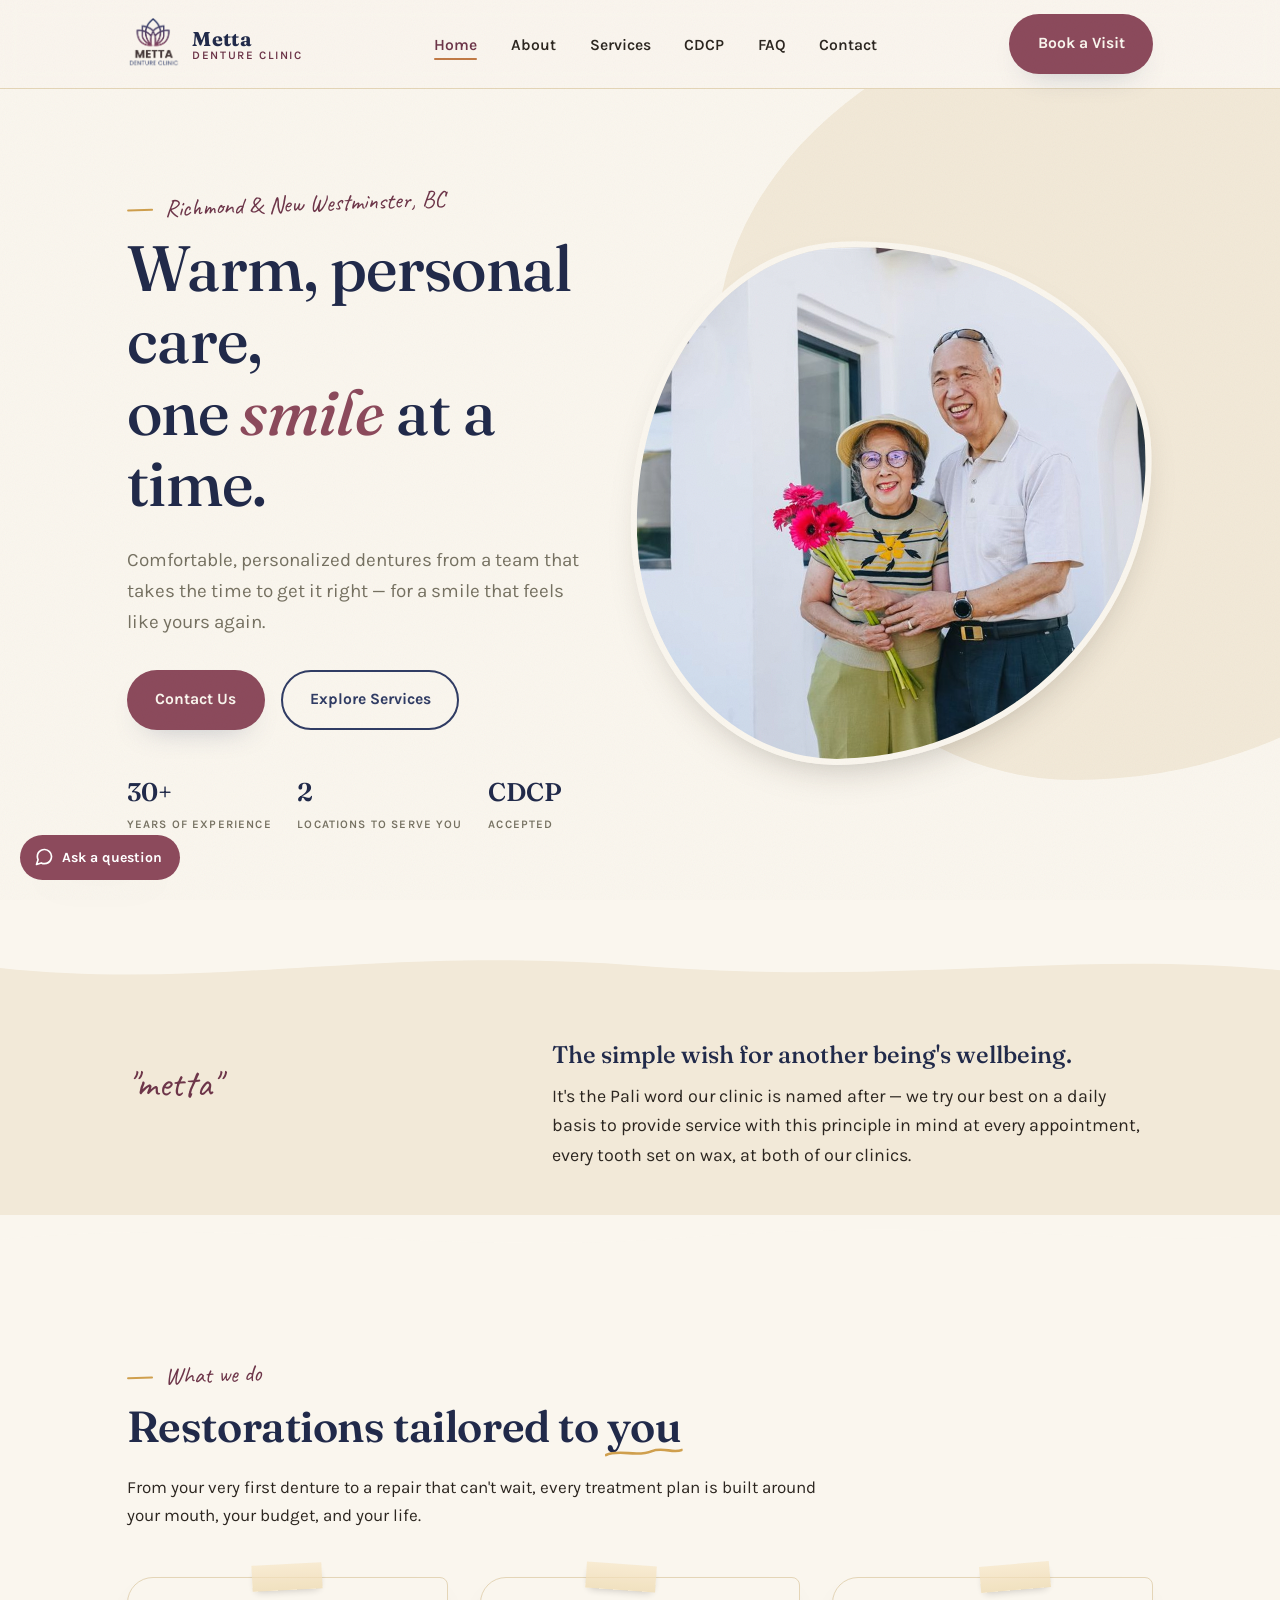
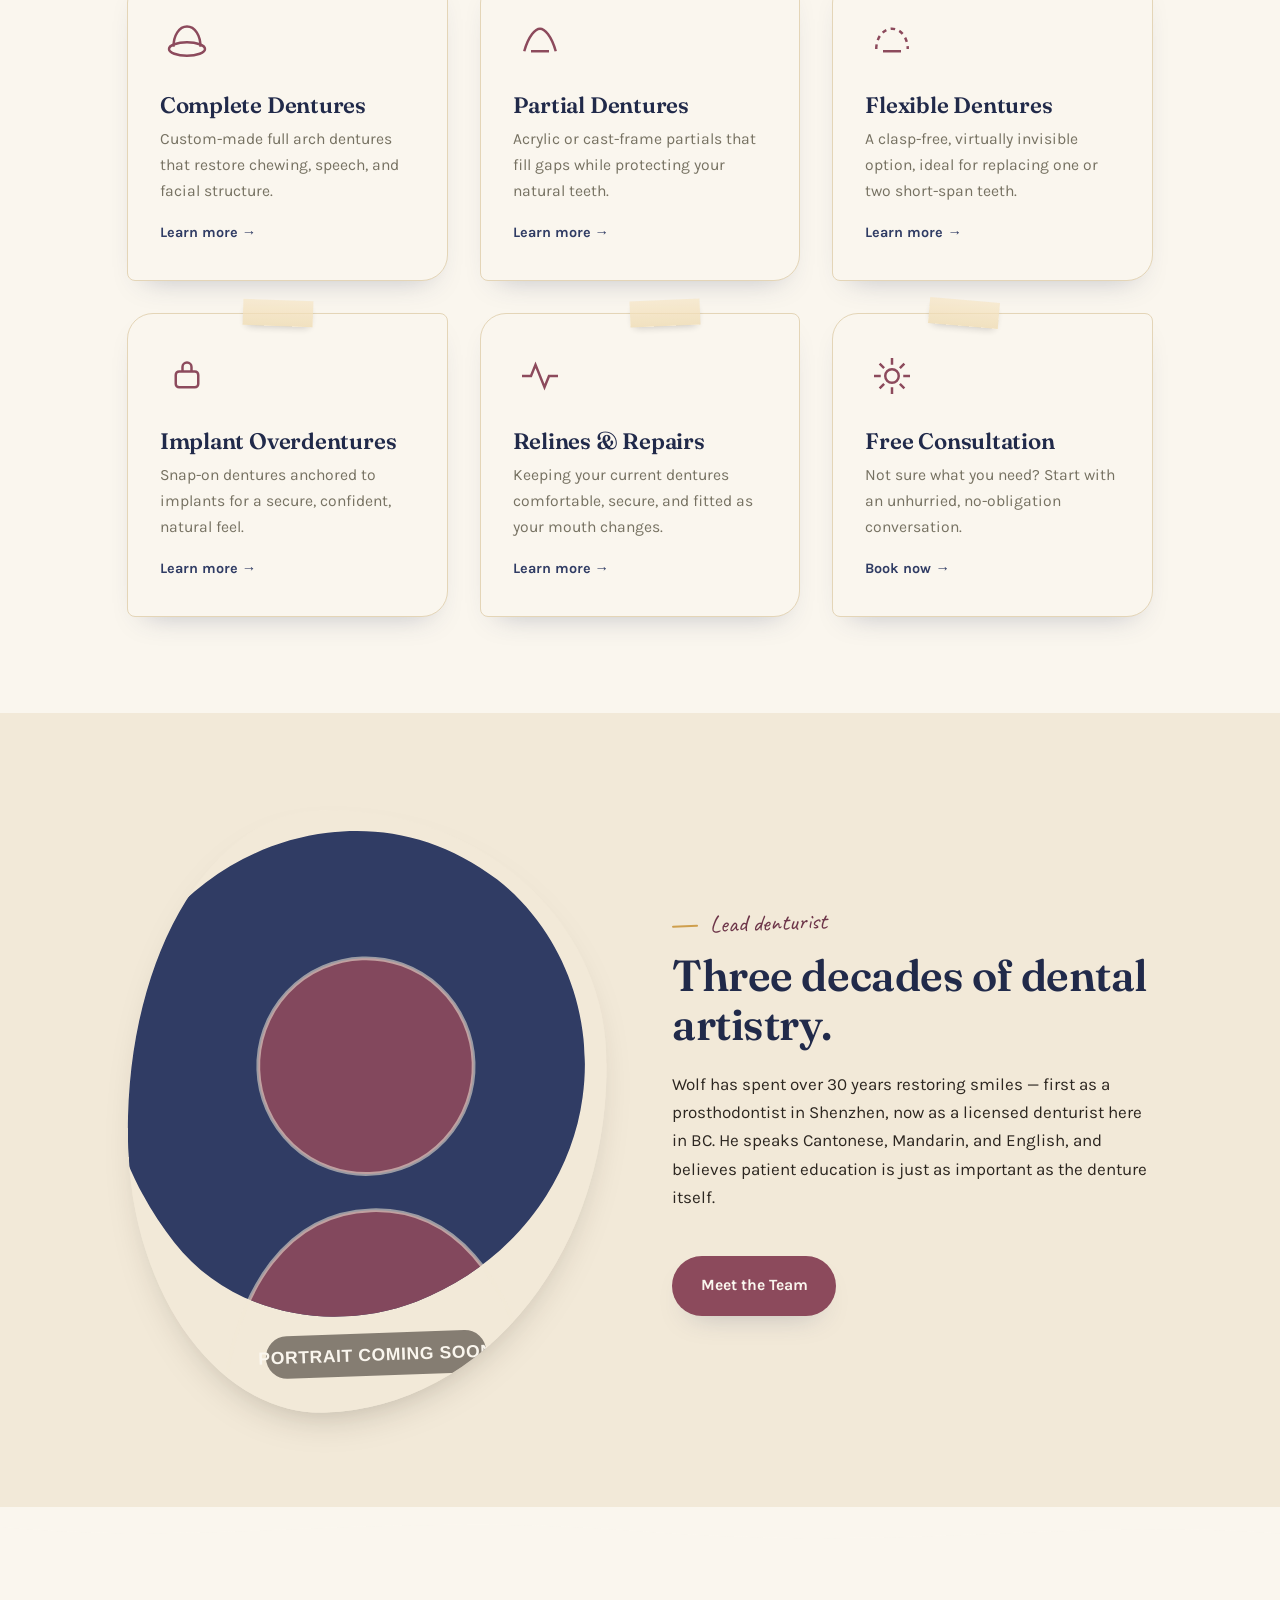
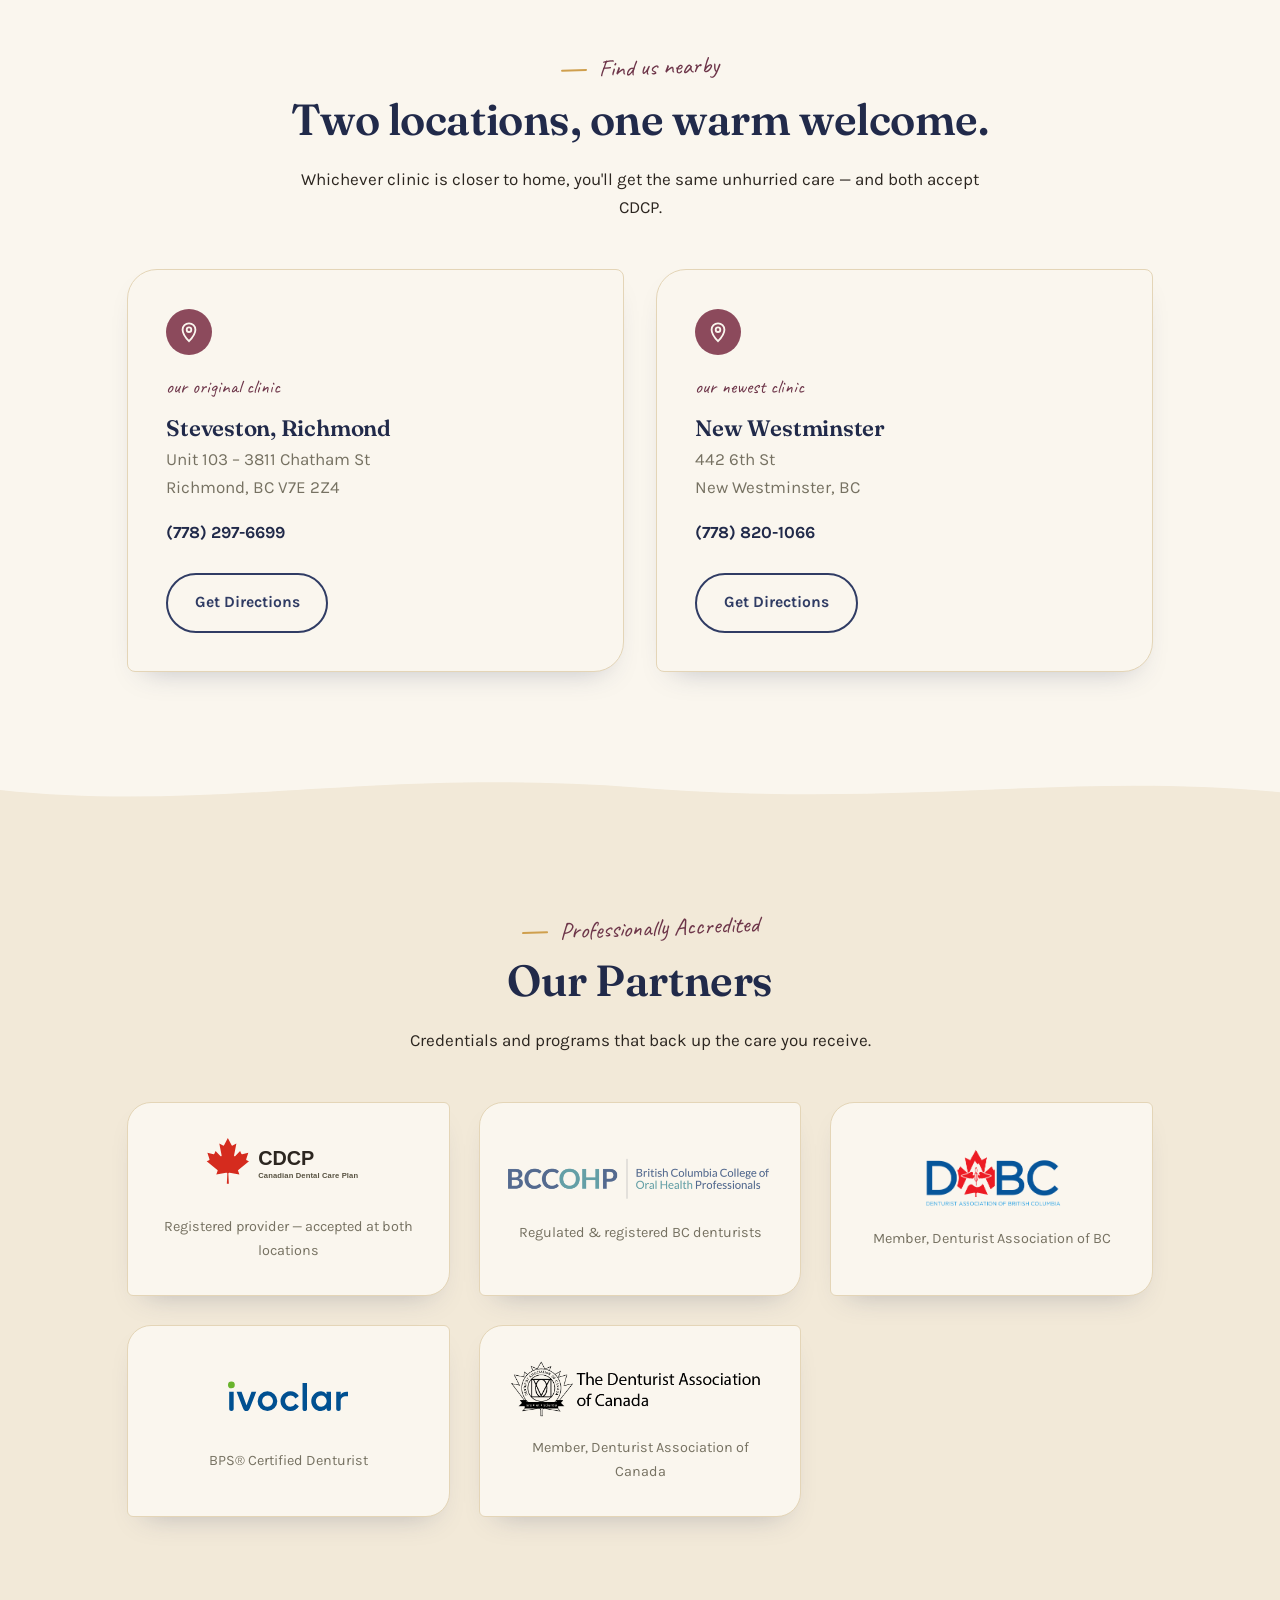
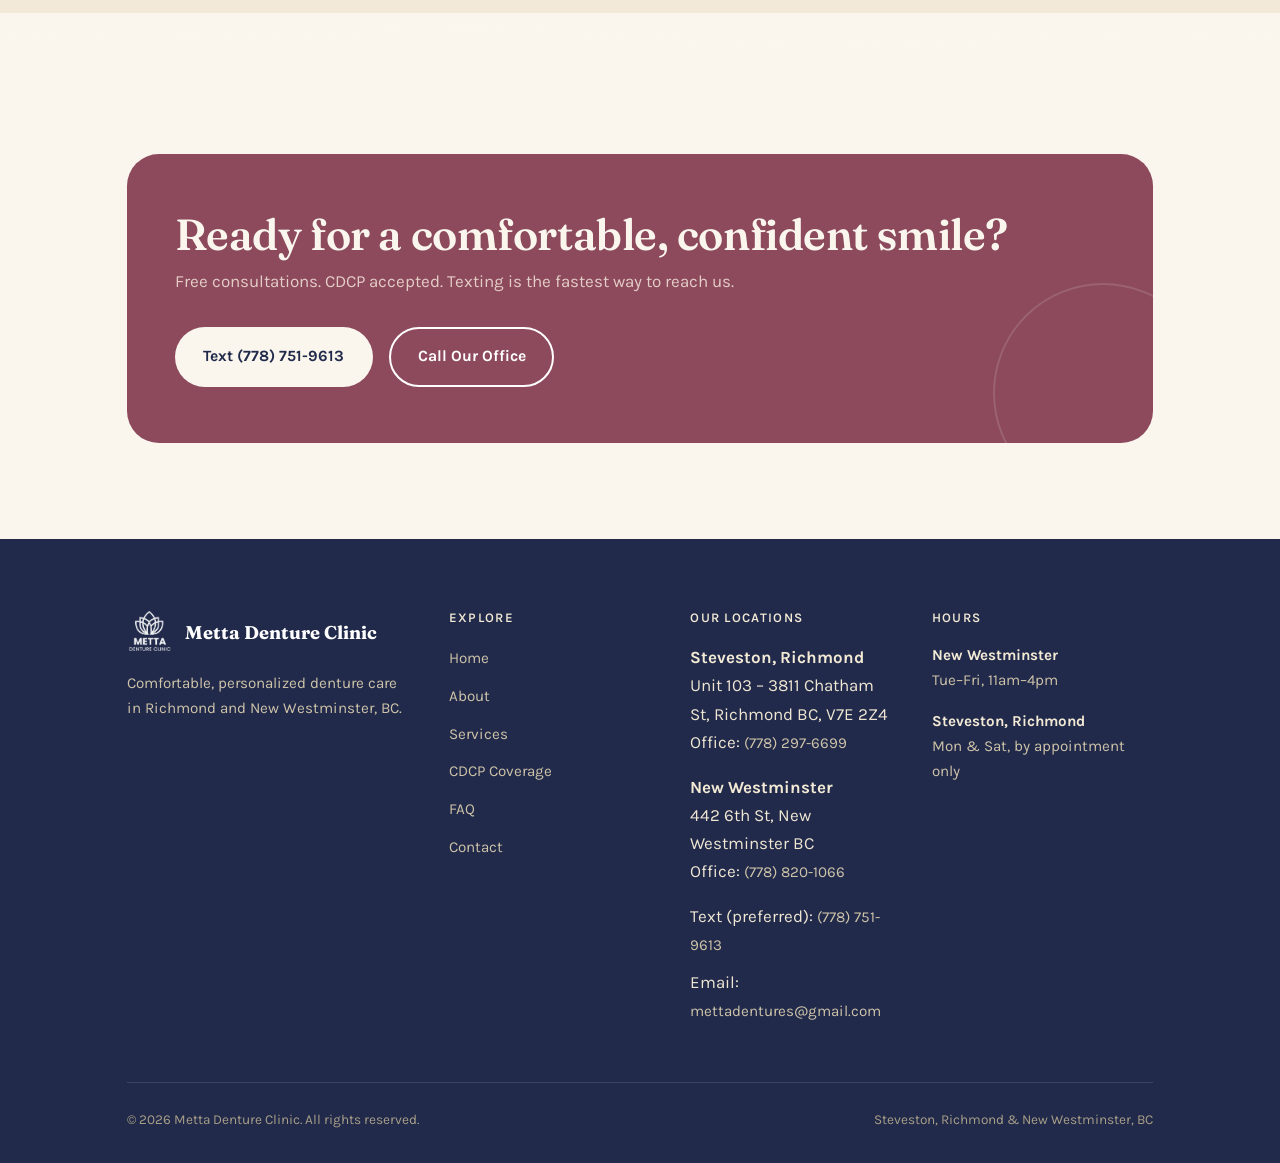
<file: index.html>
<!DOCTYPE html>
<html lang="en-CA"><head>
<meta charset="UTF-8">
<meta name="viewport" content="width=device-width, initial-scale=1.0">
<title>Richmond &amp; New Westminster Denturist | Metta Denture Clinic</title>
<meta name="description" content="Denturist in Steveston, Richmond &amp; New Westminster, BC. Complete, partial, flexible &amp; implant dentures, relines and repairs. Free consults, CDCP accepted.">
<link rel="canonical" href="https://mettadentures.com/">
<meta property="og:type" content="website">
<meta property="og:site_name" content="Metta Denture Clinic">
<meta property="og:locale" content="en_CA">
<meta property="og:title" content="Richmond &amp; New Westminster Denturist | Metta Denture Clinic">
<meta property="og:description" content="Denturist in Steveston, Richmond &amp; New Westminster, BC. Complete, partial, flexible &amp; implant dentures, relines and repairs. Free consults, CDCP accepted.">
<meta property="og:url" content="https://mettadentures.com/">
<meta property="og:image" content="https://mettadentures.com/images/og-image.jpg">
<meta property="og:image:width" content="1200">
<meta property="og:image:height" content="630">
<meta property="og:image:alt" content="Metta Denture Clinic — denturist in Richmond and New Westminster, BC">
<meta name="twitter:card" content="summary_large_image">
<link rel="icon" type="image/png" href="images/favicon-lotus.png">
<link rel="preconnect" href="https://fonts.googleapis.com">
<link rel="preconnect" href="https://fonts.gstatic.com" crossorigin>
<link rel="stylesheet" href="https://fonts.googleapis.com/css2?family=Fraunces:ital,opsz,wght@0,9..144,300;0,9..144,400;0,9..144,500;0,9..144,600;0,9..144,700;1,9..144,400;1,9..144,500&amp;family=Karla:wght@400;500;600;700&amp;family=Caveat:wght@500;600;700&amp;display=swap">
<link rel="stylesheet" href="css/style.css">
<script type="application/ld+json">
{
  "@context": "https://schema.org",
  "@graph": [
    {
      "@type": "Organization",
      "@id": "https://mettadentures.com/#organization",
      "name": "Metta Denture Clinic",
      "url": "https://mettadentures.com/",
      "logo": "https://mettadentures.com/images/logo-transparent.png",
      "image": "https://mettadentures.com/images/og-image.jpg",
      "description": "Denture clinic offering complete, partial, flexible, immediate and implant-supported dentures, relines and repairs in Richmond and New Westminster, BC.",
      "email": "mettadentures@gmail.com",
      "contactPoint": {
        "@type": "ContactPoint",
        "telephone": "+1-778-751-9613",
        "contactType": "customer service",
        "description": "Text messages preferred",
        "availableLanguage": [
          "English",
          "Mandarin",
          "Cantonese"
        ]
      },
      "subOrganization": [
        {
          "@id": "https://mettadentures.com/#steveston"
        },
        {
          "@id": "https://mettadentures.com/#new-westminster"
        }
      ]
    },
    {
      "@type": "MedicalClinic",
      "@id": "https://mettadentures.com/#steveston",
      "name": "Metta Denture Clinic",
      "parentOrganization": {
        "@id": "https://mettadentures.com/#organization"
      },
      "url": "https://mettadentures.com/contact.html",
      "image": "https://mettadentures.com/images/og-image.jpg",
      "telephone": "+1-778-297-6699",
      "email": "mettadentures@gmail.com",
      "address": {
        "@type": "PostalAddress",
        "streetAddress": "Unit 103 – 3811 Chatham St",
        "addressLocality": "Richmond",
        "addressRegion": "BC",
        "postalCode": "V7E 2Z4",
        "addressCountry": "CA"
      },
      "paymentAccepted": "Cash, Debit Card, Credit Card, E-Transfer",
      "currenciesAccepted": "CAD"
    },
    {
      "@type": "MedicalClinic",
      "@id": "https://mettadentures.com/#new-westminster",
      "name": "Metta Denture Clinic",
      "parentOrganization": {
        "@id": "https://mettadentures.com/#organization"
      },
      "url": "https://mettadentures.com/contact.html",
      "image": "https://mettadentures.com/images/og-image.jpg",
      "telephone": "+1-778-820-1066",
      "email": "mettadentures@gmail.com",
      "address": {
        "@type": "PostalAddress",
        "streetAddress": "442 6th St",
        "addressLocality": "New Westminster",
        "addressRegion": "BC",
        "addressCountry": "CA"
      },
      "openingHoursSpecification": [
        {
          "@type": "OpeningHoursSpecification",
          "dayOfWeek": ["Tuesday", "Wednesday", "Thursday", "Friday"],
          "opens": "11:00",
          "closes": "16:00"
        }
      ],
      "paymentAccepted": "Cash, Debit Card, Credit Card, E-Transfer",
      "currenciesAccepted": "CAD"
    }
  ]
}
</script>
</head>
<body>

<header class="site-header">
  <div class="container">
    <a href="index.html" class="brand">
      <img src="images/logo-transparent.png" alt="Metta Denture Clinic logo">
      <span class="brand-text"><strong>Metta</strong><span>Denture Clinic</span></span>
    </a>
    <nav class="main-nav">
      <ul>
        <li><a href="index.html" class="active">Home</a></li>
        <li><a href="about.html">About</a></li>
        <li><a href="services.html">Services</a></li>
        <li><a href="cdcp.html">CDCP</a></li>
        <li><a href="faq.html">FAQ</a></li>
        <li><a href="contact.html">Contact</a></li></ul></nav><div class="header-cta">
      <a href="contact.html" class="btn btn-primary">Book a Visit</a>
      <button class="nav-toggle" aria-label="Toggle menu"><span></span><span></span><span></span></button>
    </div>
  </div>
</header>

<main>

  <!-- HERO -->
  <section class="hero">
    <div class="hero-blob-bg" aria-hidden="true"></div>
    <div class="container">
      <div class="hero-copy">
        <p class="eyebrow">Richmond &amp; New Westminster, BC</p>
        <h1>Warm, personal care,<br>one <em>smile</em> at a time.</h1>
        <p class="hero-lede">Comfortable, personalized dentures from a team that takes the time to get it right — for a smile that feels like yours again.&nbsp;<span style="white-space:pre">	</span></p>
        <div class="hero-actions">
          <a href="contact.html" class="btn btn-primary">Contact Us</a>
          <a href="services.html" class="btn btn-ghost">Explore Services</a>
        </div>
        <div class="hero-trust">
          <div>30+<span>Years of Experience</span></div>
          <div>2<span>Locations to Serve You</span></div>
          <div>CDCP<span>Accepted</span></div>
        </div>
      </div>
      <div class="hero-art">
        <div class="hero-photo">
          <img src="images/hero-photo.jpg" fetchpriority="high" alt="Smiling senior couple, all smiles" width="1100" height="733">
        </div>
      </div>
    </div>
  </section>

  <svg class="divider to-alt" viewBox="0 0 1200 40" preserveAspectRatio="none"><path d="M0 20 C 200 40 350 0 600 18 C 850 36 1000 4 1200 22 L1200 40 L0 40 Z"></path></svg>

  <!-- WELCOME / METTA MEANING -->
  <section class="section section-alt section-sm">
    <div class="container welcome-block welcome-block-tight">
      <div class="reveal">
        <p class="pali-word">"metta"</p>
      </div>
      <div class="welcome-copy reveal">
        <p class="lede">The simple wish for another being's wellbeing.</p>
        <p>It's the Pali word our clinic is named after — we try our best on a daily basis to provide service with this principle in mind at every appointment, every tooth set on wax, at both of our clinics.</p>
      </div>
    </div>
  </section>

  <svg class="divider from-alt" viewBox="0 0 1200 40" preserveAspectRatio="none"><path d="M0 22 C 250 2 400 38 650 20 C 900 2 1050 30 1200 18 L1200 40 L0 40 Z"></path></svg>

  <!-- SERVICES TEASER -->
  <section class="section">
    <div class="container">
      <div class="section-head reveal">
        <p class="eyebrow">What we do</p>
        <h2>Restorations tailored to <span class="underline-scribble">you<svg viewBox="0 0 200 20" preserveAspectRatio="none"><path d="M2 14 C 40 4 80 18 120 8 C 150 1 175 12 198 6" stroke="currentColor" stroke-width="4" fill="none" stroke-linecap="round"></path></svg></span></h2>
        <p>From your very first denture to a repair that can't wait, every treatment plan is built around your mouth, your budget, and your life.</p>
      </div>
      <div class="card-grid">
        <div class="tilt-card reveal">
          <div class="tape"></div>
          <svg class="icon" viewBox="0 0 48 48" fill="none" stroke="currentColor" stroke-width="2.2"><path d="M12 30c0-10 5-18 12-18s12 8 12 18"></path><ellipse cx="24" cy="32" rx="16" ry="6"></ellipse></svg>
          <h3>Complete Dentures</h3>
          <p>Custom-made full arch dentures that restore chewing, speech, and facial structure.</p>
          <a href="services.html" class="learn">Learn more →</a>
        </div>
        <div class="tilt-card reveal">
          <div class="tape"></div>
          <svg class="icon" viewBox="0 0 48 48" fill="none" stroke="currentColor" stroke-width="2.2"><path d="M10 34c4-14 10-20 14-20s10 6 14 20"></path><path d="M16 34h16"></path></svg>
          <h3>Partial Dentures</h3>
          <p>Acrylic or cast-frame partials that fill gaps while protecting your natural teeth.</p>
          <a href="services.html" class="learn">Learn more →</a>
        </div>
        <div class="tilt-card reveal">
          <div class="tape"></div>
          <svg class="icon" viewBox="0 0 48 48" fill="none" stroke="currentColor" stroke-width="2.2"><path d="M10 32c0-10 6-18 14-18s14 8 14 18" stroke-dasharray="4 4"></path><path d="M16 34h16"></path></svg>
          <h3>Flexible Dentures</h3>
          <p>A clasp-free, virtually invisible option, ideal for replacing one or two short-span teeth.</p>
          <a href="services.html" class="learn">Learn more →</a></div>
        <div class="tilt-card reveal">
          <div class="tape"></div>
          <svg class="icon" viewBox="0 0 48 48" fill="none" stroke="currentColor" stroke-width="2.2"><rect x="14" y="20" width="20" height="14" rx="3"></rect><path d="M20 20v-4a4 4 0 0 1 8 0v4"></path></svg>
          <h3>Implant Overdentures</h3>
          <p>Snap-on dentures anchored to implants for a secure, confident, natural feel.</p>
          <a href="services.html" class="learn">Learn more →</a>
        </div>
        <div class="tilt-card reveal">
          <div class="tape"></div>
          <svg class="icon" viewBox="0 0 48 48" fill="none" stroke="currentColor" stroke-width="2.2"><path d="M8 24h8l4-10 8 20 4-10h8"></path></svg>
          <h3>Relines &amp; Repairs</h3>
          <p>Keeping your current dentures comfortable, secure, and fitted as your mouth changes.</p>
          <a href="services.html" class="learn">Learn more →</a>
        </div>
        <div class="tilt-card reveal">
          <div class="tape"></div>
          <svg class="icon" viewBox="0 0 48 48" fill="none" stroke="currentColor" stroke-width="2.2"><path d="M24 8v6M24 34v6M8 24h6M34 24h6M13 13l4 4M31 31l4 4M13 35l4-4M31 17l4-4"></path><circle cx="24" cy="24" r="6"></circle></svg>
          <h3>Free Consultation</h3>
          <p>Not sure what you need? Start with an unhurried, no-obligation conversation.</p>
          <a href="contact.html" class="learn">Book now →</a>
        </div>
      </div>
    </div>
  </section>

  <!-- ABOUT TEASER -->
  <section class="section section-alt">
    <div class="container split">
      <div class="split-media reveal">
        <div class="frame">
          <img src="images/placeholder-team-wolf.svg" loading="lazy" alt="Placeholder portrait of Wolf, denturist and owner of Metta Denture Clinic">
        </div>
      </div>
      <div class="split-copy reveal">
        <p class="eyebrow">Lead denturist</p>
        <h2>Three decades of dental artistry.</h2>
        <p>Wolf has spent over 30 years restoring smiles — first as a prosthodontist in Shenzhen, now as a licensed denturist here in BC. He speaks Cantonese, Mandarin, and English, and believes patient education is just as important as the denture itself.</p>
        <a href="about.html" class="btn btn-primary mt-lg" style="margin-top:1.8rem;">Meet the Team</a>
      </div>
    </div>
  </section>

  <svg class="divider from-alt" viewBox="0 0 1200 40" preserveAspectRatio="none"><path d="M0 18 C 200 36 350 4 600 22 C 850 40 1000 10 1200 24 L1200 40 L0 40 Z"></path></svg>

  <!-- TWO LOCATIONS -->
  <section class="section">
    <div class="container">
      <div class="section-head center reveal" style="margin-left:auto;margin-right:auto;">
        <p class="eyebrow" style="justify-content:center;">Find us nearby</p>
        <h2>Two locations, one warm welcome.</h2>
        <p>Whichever clinic is closer to home, you'll get the same unhurried care — and both accept CDCP.</p>
      </div>
      <div class="locations-grid">
        <div class="location-card reveal">
          <div class="pin"><svg viewBox="0 0 24 24" fill="none" stroke="currentColor" stroke-width="2"><path d="M12 22s7-7.2 7-12.5A7 7 0 0 0 5 9.5C5 14.8 12 22 12 22Z"></path><circle cx="12" cy="9.5" r="2.5"></circle></svg></div>
          <span class="tag">our original clinic</span>
          <h3>Steveston, Richmond</h3>
          <address>Unit 103 – 3811 Chatham St<br>Richmond, BC V7E 2Z4</address>
          <p style="margin:0.6em 0 1.2em;font-weight:700;color:var(--indigo-deep);"><a href="tel:7782976699" style="color:inherit;">(778) 297-6699</a></p>
          <a href="contact.html" class="btn btn-ghost">Get Directions</a>
        </div>
        <div class="location-card reveal">
          <div class="pin"><svg viewBox="0 0 24 24" fill="none" stroke="currentColor" stroke-width="2"><path d="M12 22s7-7.2 7-12.5A7 7 0 0 0 5 9.5C5 14.8 12 22 12 22Z"></path><circle cx="12" cy="9.5" r="2.5"></circle></svg></div>
          <span class="tag">our newest clinic</span>
          <h3>New Westminster</h3>
          <address>442 6th St<br>New Westminster, BC</address>
          <p style="margin:0.6em 0 1.2em;font-weight:700;color:var(--indigo-deep);"><a href="tel:7788201066" style="color:inherit;">(778) 820-1066</a></p>
          <a href="contact.html" class="btn btn-ghost">Get Directions</a>
        </div>
      </div>
    </div>
  </section>

  <svg class="divider to-alt" viewBox="0 0 1200 40" preserveAspectRatio="none"><path d="M0 20 C 200 40 350 0 600 18 C 850 36 1000 4 1200 22 L1200 40 L0 40 Z"></path></svg>

  <!-- OUR PARTNERS -->
  <section class="section section-alt">
    <div class="container">
      <div class="section-head center reveal" style="margin-left:auto;margin-right:auto;"><p class="eyebrow" style="justify-content:center;">Professionally Accredited</p><h2>Our Partners</h2>
        <p>Credentials and programs that back up the care you receive.</p>
      </div>
      <div class="partners-grid">
        <div class="partner-badge logo-badge reveal">
          <img src="images/partner-cdcp.svg" loading="lazy" alt="Canadian Dental Care Plan logo">
          <p>Registered provider — accepted at both locations</p>
        </div>
        <div class="partner-badge logo-badge reveal">
          <img src="images/partner-bccohp.png" loading="lazy" alt="British Columbia College of Oral Health Professionals logo">
          <p>Regulated &amp; registered BC denturists</p>
        </div>
        <div class="partner-badge logo-badge reveal">
          <img src="images/partner-dabc.png" loading="lazy" alt="Denturist Association of British Columbia logo">
          <p>Member, Denturist Association of BC</p>
        </div>
        <div class="partner-badge logo-badge reveal">
          <img src="images/partner-ivoclar-bps.svg" loading="lazy" alt="Ivoclar logo">
          <p>BPS® Certified Denturist</p>
        </div>
        <div class="partner-badge logo-badge reveal">
          <img src="images/partner-dac.png" loading="lazy" alt="Denturist Association of Canada logo">
          <p>Member, Denturist Association of Canada</p>
        </div>
      </div>
    </div>
  </section>

  <svg class="divider from-alt" viewBox="0 0 1200 40" preserveAspectRatio="none"><path d="M0 18 C 200 36 350 4 600 22 C 850 40 1000 10 1200 24 L1200 40 L0 40 Z"></path></svg>

  <!-- CTA BANNER -->
  <section class="section">
    <div class="container">
      <div class="cta-banner reveal">
        <div>
          <h2>Ready for a comfortable, confident smile?</h2>
          <p>Free consultations. CDCP accepted. Texting is the fastest way to reach us.</p>
        </div>
        <div class="actions">
          <a href="sms:7787519613" class="btn btn-light">Text (778) 751-9613</a>
          <a href="contact.html" class="btn btn-ghost" style="border-color:#fff;color:#fff;">Call Our Office</a>
        </div>
      </div>
    </div>
  </section>

</main>

<footer class="site-footer">
  <div class="container">
    <div class="footer-grid">
      <div>
        <div class="footer-brand">
          <img src="images/logo-transparent.png" alt="Metta Denture Clinic logo">
          <strong>Metta Denture Clinic</strong>
        </div>
        <p>Comfortable, personalized denture care in Richmond and New Westminster, BC.</p>
      </div>
      <div>
        <h4>Explore</h4>
        <ul>
          <li><a href="index.html">Home</a></li>
          <li><a href="about.html">About</a></li>
          <li><a href="services.html">Services</a></li>
          <li><a href="cdcp.html">CDCP Coverage</a></li>
          <li><a href="faq.html">FAQ</a></li>
          <li><a href="contact.html">Contact</a></li>
        </ul>
      </div>
      <div>
        <h4>Our Locations</h4>
        <ul>
          <li><strong style="color:#f3ead6;">Steveston, Richmond</strong><br>Unit 103 – 3811 Chatham St, Richmond BC, V7E 2Z4<br>Office: <a href="tel:7782976699">(778) 297-6699</a></li>
          <li style="margin-top:1em;"><strong style="color:#f3ead6;">New Westminster</strong><br>442 6th St, New Westminster BC<br>Office: <a href="tel:7788201066">(778) 820-1066</a></li>
          <li style="margin-top:1em;">Text (preferred): <a href="sms:7787519613">(778) 751-9613</a></li>
          <li style="margin-top:0.6em;">Email: <a href="mailto:mettadentures@gmail.com">mettadentures@gmail.com</a></li>
        </ul>
      </div>
      <div>
        <h4>Hours</h4>
        <p style="color:#cfc4aa;font-size:0.95rem;"><strong style="color:#f3ead6;">New Westminster</strong><br>Tue–Fri, 11am–4pm</p>
        <p style="color:#cfc4aa;font-size:0.95rem;margin-top:0.6em;"><strong style="color:#f3ead6;">Steveston, Richmond</strong><br>Mon &amp; Sat, by appointment only</p>
      </div>
    </div>
    <div class="footer-bottom">
      <span>© 2026 Metta Denture Clinic. All rights reserved.</span>
      <span>Steveston, Richmond &amp; New Westminster, BC</span>
    </div>
  </div>
</footer>

<script src="js/main.js"></script>
<script src="js/assistant.js"></script>
</body>
</html>
</file>
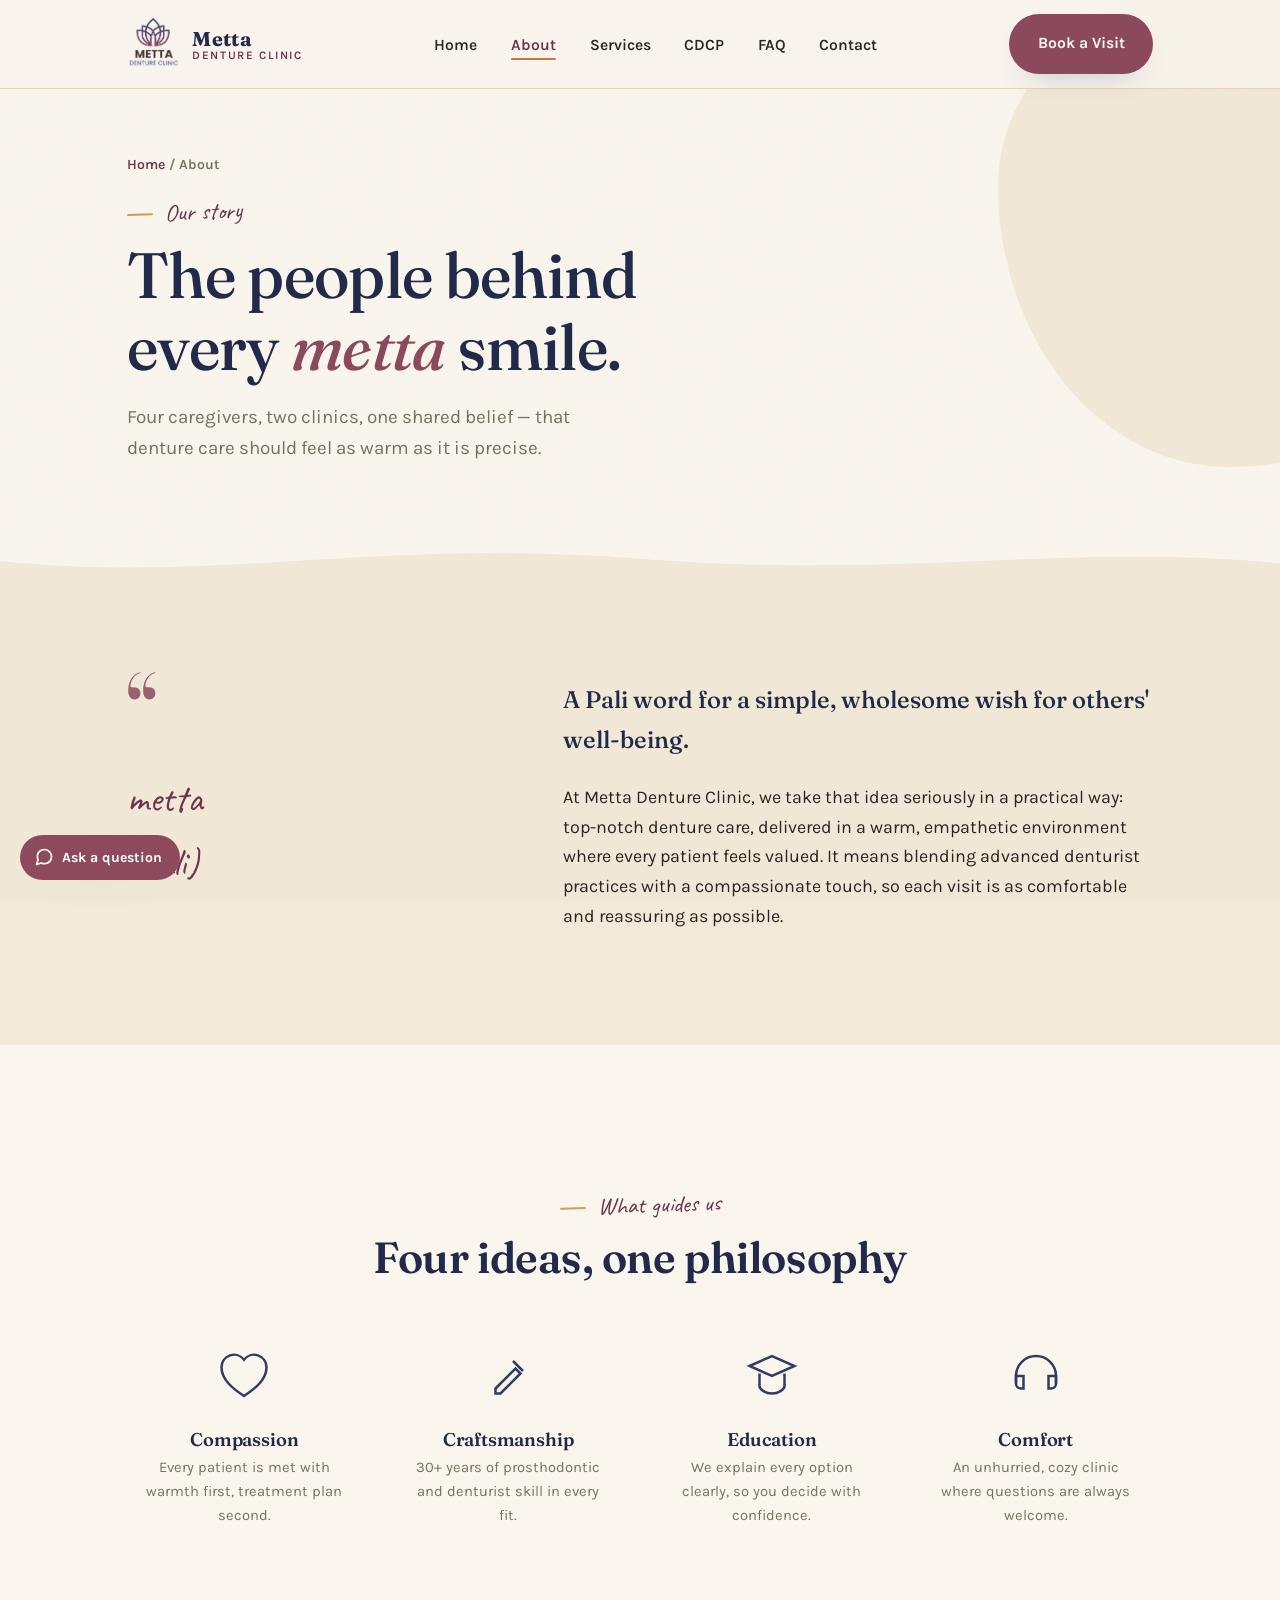
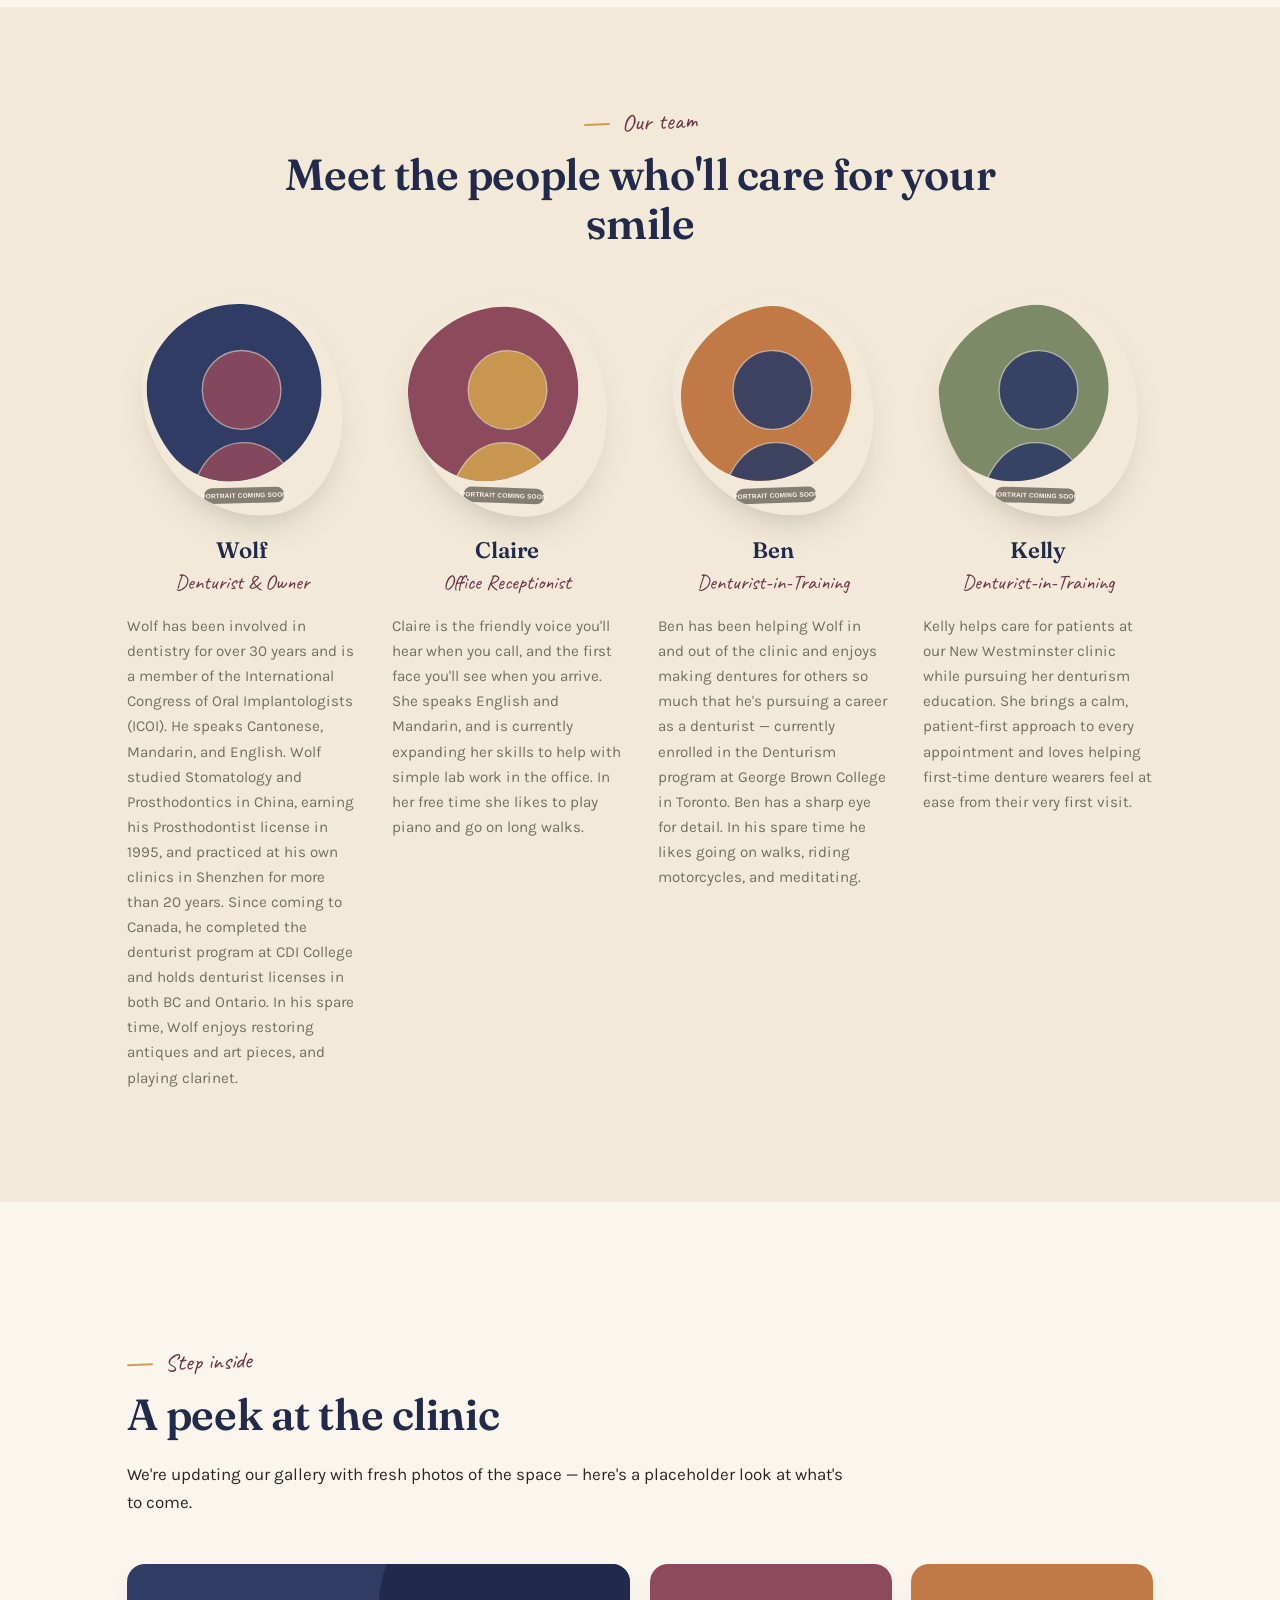
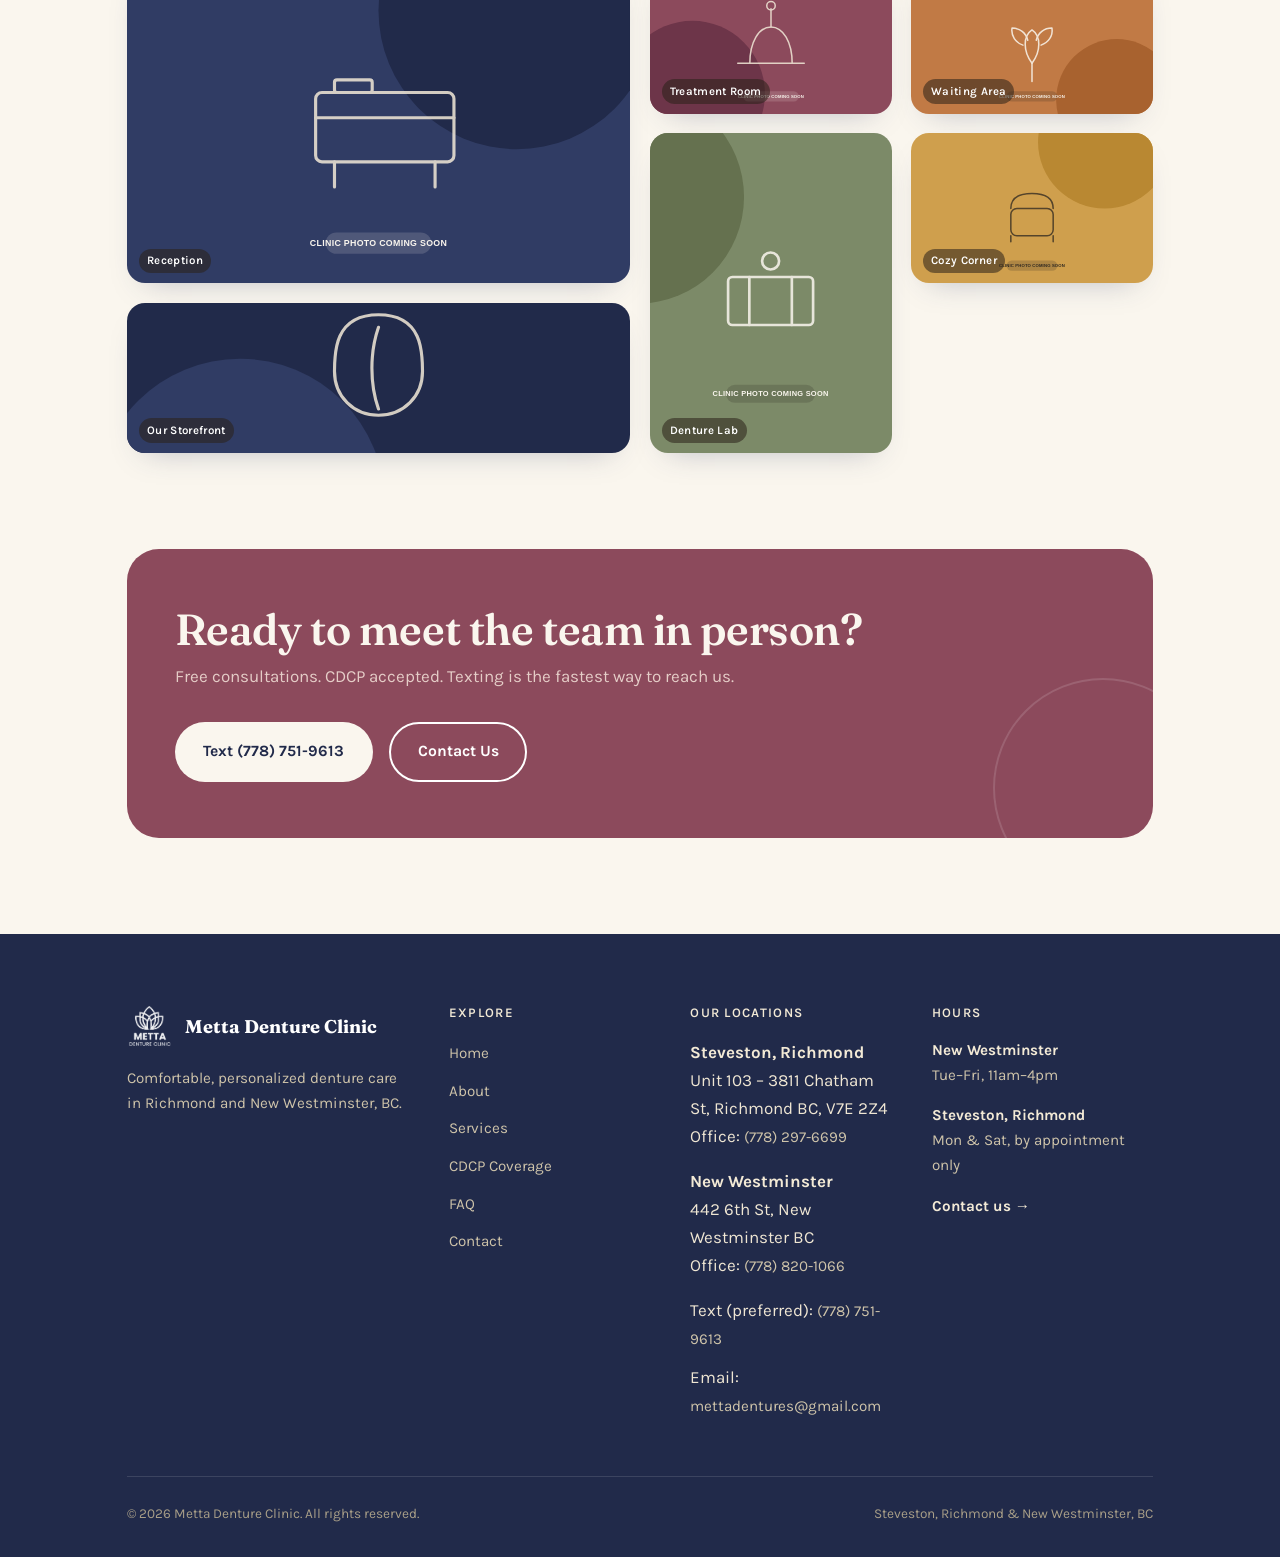
<file: about.html>
<!DOCTYPE html>
<html lang="en-CA">
<head>
<meta charset="UTF-8">
<meta name="viewport" content="width=device-width, initial-scale=1.0">
<title>Meet Our Denturist &amp; Team | Metta Denture Clinic</title>
<meta name="description" content="Meet Wolf, our denturist with 30+ years in dentistry, and the team at our Richmond and New Westminster clinics. English, Mandarin and Cantonese spoken.">
<link rel="canonical" href="https://mettadentures.com/about.html">
<meta property="og:type" content="website">
<meta property="og:site_name" content="Metta Denture Clinic">
<meta property="og:locale" content="en_CA">
<meta property="og:title" content="Meet Our Denturist &amp; Team | Metta Denture Clinic">
<meta property="og:description" content="Meet Wolf, our denturist with 30+ years in dentistry, and the team at our Richmond and New Westminster clinics. English, Mandarin and Cantonese spoken.">
<meta property="og:url" content="https://mettadentures.com/about.html">
<meta property="og:image" content="https://mettadentures.com/images/og-image.jpg">
<meta property="og:image:width" content="1200">
<meta property="og:image:height" content="630">
<meta property="og:image:alt" content="Metta Denture Clinic — denturist in Richmond and New Westminster, BC">
<meta name="twitter:card" content="summary_large_image">
<link rel="icon" type="image/png" href="images/favicon-lotus.png">
<link rel="preconnect" href="https://fonts.googleapis.com">
<link rel="preconnect" href="https://fonts.gstatic.com" crossorigin>
<link rel="stylesheet" href="https://fonts.googleapis.com/css2?family=Fraunces:ital,opsz,wght@0,9..144,300;0,9..144,400;0,9..144,500;0,9..144,600;0,9..144,700;1,9..144,400;1,9..144,500&amp;family=Karla:wght@400;500;600;700&amp;family=Caveat:wght@500;600;700&amp;display=swap">
<link rel="stylesheet" href="css/style.css">
</head>
<body>

<header class="site-header">
  <div class="container">
    <a href="index.html" class="brand">
      <img src="images/logo-transparent.png" alt="Metta Denture Clinic logo">
      <span class="brand-text"><strong>Metta</strong><span>Denture Clinic</span></span>
    </a>
    <nav class="main-nav">
      <ul>
        <li><a href="index.html">Home</a></li>
        <li><a href="about.html" class="active">About</a></li>
        <li><a href="services.html">Services</a></li>
        <li><a href="cdcp.html">CDCP</a></li>
        <li><a href="faq.html">FAQ</a></li>
        <li><a href="contact.html">Contact</a></li>
      </ul>
    </nav>
    <div class="header-cta">
      <a href="contact.html" class="btn btn-primary">Book a Visit</a>
      <button class="nav-toggle" aria-label="Toggle menu"><span></span><span></span><span></span></button>
    </div>
  </div>
</header>

<main>

  <section class="page-hero">
    <div class="hero-blob-bg" aria-hidden="true" style="width:40%;top:-30%;"></div>
    <div class="container">
      <p class="breadcrumb"><a href="index.html">Home</a> / About</p>
      <p class="eyebrow">Our story</p>
      <h1>The people behind<br>every <em style="color:var(--mauve);font-style:italic;">metta</em> smile.</h1>
      <p class="hero-lede">Four caregivers, two clinics, one shared belief — that denture care should feel as warm as it is precise.</p>
    </div>
  </section>

  <svg class="divider to-alt" viewBox="0 0 1200 40" preserveAspectRatio="none"><path d="M0 20 C 200 40 350 0 600 18 C 850 36 1000 4 1200 22 L1200 40 L0 40 Z"></path></svg>

  <!-- WHAT IS METTA -->
  <section class="section section-alt">
    <div class="container welcome-block">
      <div class="reveal">
        <span class="welcome-mark" aria-hidden="true">“</span>
        <p class="pali-word">metta<br>(Pali)</p>
      </div>
      <div class="welcome-copy reveal">
        <p class="lede">A Pali word for a simple, wholesome wish for others' well-being.</p>
        <p>At Metta Denture Clinic, we take that idea seriously in a practical way: top-notch denture care, delivered in a warm, empathetic environment where every patient feels valued. It means blending advanced denturist practices with a compassionate touch, so each visit is as comfortable and reassuring as possible.</p>
      </div>
    </div>
  </section>

  <svg class="divider from-alt" viewBox="0 0 1200 40" preserveAspectRatio="none"><path d="M0 22 C 250 2 400 38 650 20 C 900 2 1050 30 1200 18 L1200 40 L0 40 Z"></path></svg>

  <!-- VALUES -->
  <section class="section" style="padding-bottom:3rem;">
    <div class="container">
      <div class="section-head center reveal" style="margin-left:auto;margin-right:auto;">
        <p class="eyebrow" style="justify-content:center;">What guides us</p>
        <h2>Four ideas, one philosophy</h2>
      </div>
      <div class="values-grid">
        <div class="value-item reveal">
          <svg class="icon" viewBox="0 0 48 48" fill="none" stroke="currentColor" stroke-width="2"><path d="M24 40c-9-6-18-13-18-23a10 10 0 0 1 18-6 10 10 0 0 1 18 6c0 10-9 17-18 23Z"/></svg>
          <h4>Compassion</h4>
          <p>Every patient is met with warmth first, treatment plan second.</p>
        </div>
        <div class="value-item reveal">
          <svg class="icon" viewBox="0 0 48 48" fill="none" stroke="currentColor" stroke-width="2"><path d="M14 34 30 18l4 4-16 16H14v-4Z"/><path d="M28 12l8 8"/></svg>
          <h4>Craftsmanship</h4>
          <p>30+ years of prosthodontic and denturist skill in every fit.</p>
        </div>
        <div class="value-item reveal">
          <svg class="icon" viewBox="0 0 48 48" fill="none" stroke="currentColor" stroke-width="2"><path d="M6 16 24 8l18 8-18 8-18-8Z"/><path d="M14 22v10c0 3 5 6 10 6s10-3 10-6V22"/></svg>
          <h4>Education</h4>
          <p>We explain every option clearly, so you decide with confidence.</p>
        </div>
        <div class="value-item reveal">
          <svg class="icon" viewBox="0 0 48 48" fill="none" stroke="currentColor" stroke-width="2"><path d="M8 30v-6a16 16 0 0 1 32 0v6"/><path d="M8 30a4 4 0 0 0 4 4h2v-10H8v6Z"/><path d="M40 30a4 4 0 0 1-4 4h-2v-10h6v6Z"/></svg>
          <h4>Comfort</h4>
          <p>An unhurried, cozy clinic where questions are always welcome.</p>
        </div>
      </div>
    </div>
  </section>

  <!-- TEAM -->
  <section class="section section-alt">
    <div class="container">
      <div class="section-head center reveal" style="margin-left:auto;margin-right:auto;">
        <p class="eyebrow" style="justify-content:center;">Our team</p>
        <h2>Meet the people who'll care for your smile</h2>
      </div>
      <div class="team-grid">
        <div class="team-card reveal">
          <div class="portrait-wrap"><img src="images/placeholder-team-wolf.svg" loading="lazy" alt="Placeholder portrait of Wolf"></div>
          <h3>Wolf</h3>
          <span class="role">Denturist &amp; Owner</span>
          <p>Wolf has been involved in dentistry for over 30 years and is a member of the International Congress of Oral Implantologists (ICOI). He speaks Cantonese, Mandarin, and English. Wolf studied Stomatology and Prosthodontics in China, earning his Prosthodontist license in 1995, and practiced at his own clinics in Shenzhen for more than 20 years. Since coming to Canada, he completed the denturist program at CDI College and holds denturist licenses in both BC and Ontario. In his spare time, Wolf enjoys restoring antiques and art pieces, and playing clarinet.</p>
        </div>
        <div class="team-card reveal">
          <div class="portrait-wrap"><img src="images/placeholder-team-claire.svg" loading="lazy" alt="Placeholder portrait of Claire"></div>
          <h3>Claire</h3>
          <span class="role">Office Receptionist</span>
          <p>Claire is the friendly voice you'll hear when you call, and the first face you'll see when you arrive. She speaks English and Mandarin, and is currently expanding her skills to help with simple lab work in the office. In her free time she likes to play piano and go on long walks.</p>
        </div>
        <div class="team-card reveal">
          <div class="portrait-wrap"><img src="images/placeholder-team-ben.svg" loading="lazy" alt="Placeholder portrait of Ben"></div>
          <h3>Ben</h3>
          <span class="role">Denturist-in-Training</span>
          <p>Ben has been helping Wolf in and out of the clinic and enjoys making dentures for others so much that he's pursuing a career as a denturist — currently enrolled in the Denturism program at George Brown College in Toronto. Ben has a sharp eye for detail. In his spare time he likes going on walks, riding motorcycles, and meditating.</p>
        </div>
        <div class="team-card reveal">
          <div class="portrait-wrap"><img src="images/placeholder-team-kelly.svg" loading="lazy" alt="Placeholder portrait of Kelly"></div>
          <h3>Kelly</h3>
          <span class="role">Denturist-in-Training</span>
          <p>Kelly helps care for patients at our New Westminster clinic while pursuing her denturism education. She brings a calm, patient-first approach to every appointment and loves helping first-time denture wearers feel at ease from their very first visit.</p>
        </div>
      </div>
    </div>
  </section>

  <svg class="divider from-alt" viewBox="0 0 1200 40" preserveAspectRatio="none"><path d="M0 18 C 200 36 350 4 600 22 C 850 40 1000 10 1200 24 L1200 40 L0 40 Z"></path></svg>

  <!-- CLINIC GALLERY -->
  <section class="section">
    <div class="container">
      <div class="section-head reveal">
        <p class="eyebrow">Step inside</p>
        <h2>A peek at the clinic</h2>
        <p>We're updating our gallery with fresh photos of the space — here's a placeholder look at what's to come.</p>
      </div>
      <div class="gallery-grid">
        <figure class="reveal"><img src="images/placeholder-clinic-1.svg" loading="lazy" alt="Placeholder photo of the clinic reception area"><figcaption>Reception</figcaption></figure>
        <figure class="reveal"><img src="images/placeholder-clinic-2.svg" loading="lazy" alt="Placeholder photo of a treatment room"><figcaption>Treatment Room</figcaption></figure>
        <figure class="reveal"><img src="images/placeholder-clinic-3.svg" loading="lazy" alt="Placeholder photo of the waiting area"><figcaption>Waiting Area</figcaption></figure>
        <figure class="reveal"><img src="images/placeholder-clinic-4.svg" loading="lazy" alt="Placeholder photo of the denture lab"><figcaption>Denture Lab</figcaption></figure>
        <figure class="reveal"><img src="images/placeholder-clinic-5.svg" loading="lazy" alt="Placeholder photo of a cozy corner in the clinic"><figcaption>Cozy Corner</figcaption></figure>
        <figure class="reveal"><img src="images/placeholder-clinic-6.svg" loading="lazy" alt="Placeholder photo of the clinic exterior sign"><figcaption>Our Storefront</figcaption></figure>
      </div>
    </div>
  </section>

  <!-- CTA BANNER -->
  <section class="section" style="padding-top:0;">
    <div class="container">
      <div class="cta-banner reveal">
        <div>
          <h2>Ready to meet the team in person?</h2>
          <p>Free consultations. CDCP accepted. Texting is the fastest way to reach us.</p>
        </div>
        <div class="actions">
          <a href="sms:7787519613" class="btn btn-light">Text (778) 751-9613</a>
          <a href="contact.html" class="btn btn-ghost" style="border-color:#fff;color:#fff;">Contact Us</a>
        </div>
      </div>
    </div>
  </section>

</main>

<footer class="site-footer">
  <div class="container">
    <div class="footer-grid">
      <div>
        <div class="footer-brand">
          <img src="images/logo-transparent.png" alt="Metta Denture Clinic logo">
          <strong>Metta Denture Clinic</strong>
        </div>
        <p>Comfortable, personalized denture care in Richmond and New Westminster, BC.</p>
      </div>
      <div>
        <h4>Explore</h4>
        <ul>
          <li><a href="index.html">Home</a></li>
          <li><a href="about.html">About</a></li>
          <li><a href="services.html">Services</a></li>
          <li><a href="cdcp.html">CDCP Coverage</a></li>
          <li><a href="faq.html">FAQ</a></li>
          <li><a href="contact.html">Contact</a></li>
        </ul>
      </div>
      <div>
        <h4>Our Locations</h4>
        <ul>
          <li><strong style="color:#f3ead6;">Steveston, Richmond</strong><br>Unit 103 – 3811 Chatham St, Richmond BC, V7E 2Z4<br>Office: <a href="tel:7782976699">(778) 297-6699</a></li>
          <li style="margin-top:1em;"><strong style="color:#f3ead6;">New Westminster</strong><br>442 6th St, New Westminster BC<br>Office: <a href="tel:7788201066">(778) 820-1066</a></li>
          <li style="margin-top:1em;">Text (preferred): <a href="sms:7787519613">(778) 751-9613</a></li>
          <li style="margin-top:0.6em;">Email: <a href="mailto:mettadentures@gmail.com">mettadentures@gmail.com</a></li>
        </ul>
      </div>
      <div>
        <h4>Hours</h4>
        <p style="color:#cfc4aa;font-size:0.95rem;"><strong style="color:#f3ead6;">New Westminster</strong><br>Tue–Fri, 11am–4pm</p>
        <p style="color:#cfc4aa;font-size:0.95rem;margin-top:0.6em;"><strong style="color:#f3ead6;">Steveston, Richmond</strong><br>Mon &amp; Sat, by appointment only</p>
        <p style="margin-top:0.8em;"><a href="contact.html" style="color:#f3ead6;font-weight:700;">Contact us →</a></p>
      </div>
    </div>
    <div class="footer-bottom">
      <span>© 2026 Metta Denture Clinic. All rights reserved.</span>
      <span>Steveston, Richmond &amp; New Westminster, BC</span>
    </div>
  </div>
</footer>

<script src="js/main.js"></script>
<script src="js/assistant.js"></script>
</body>
</html>
</file>
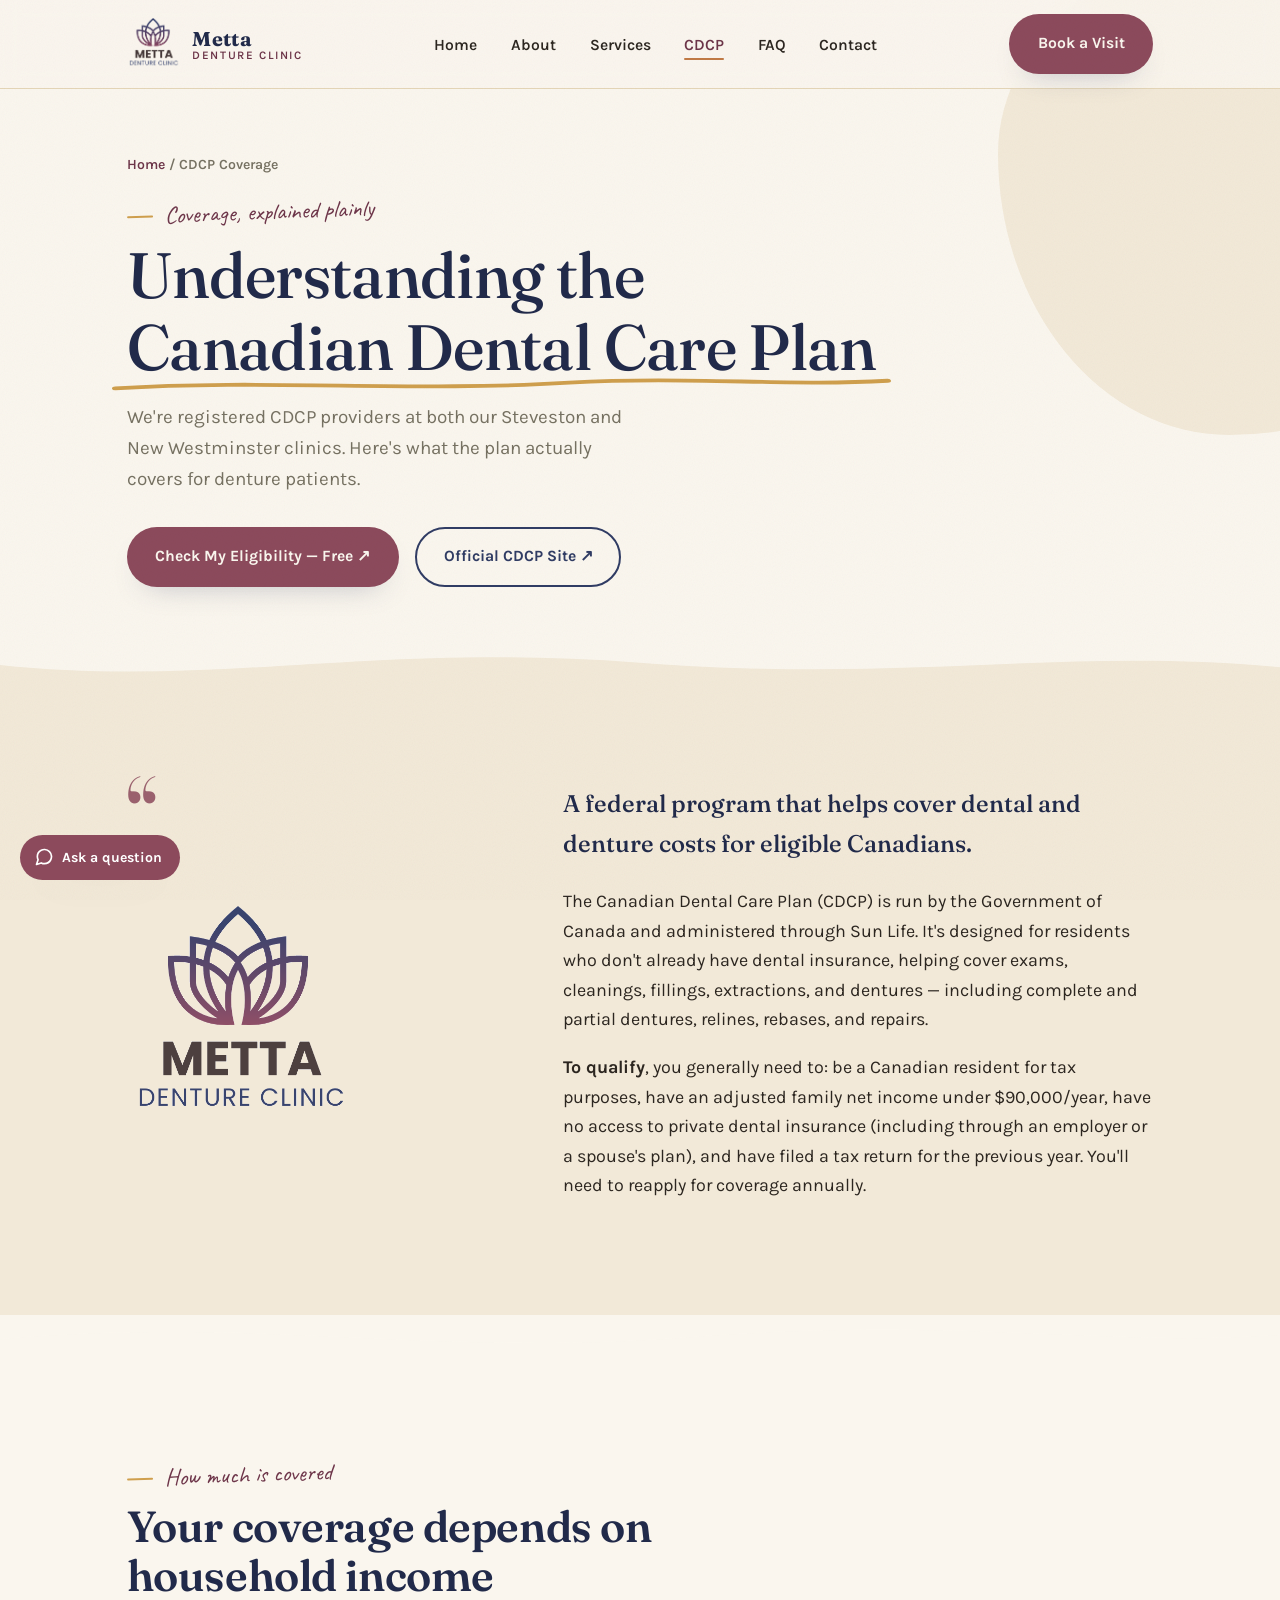
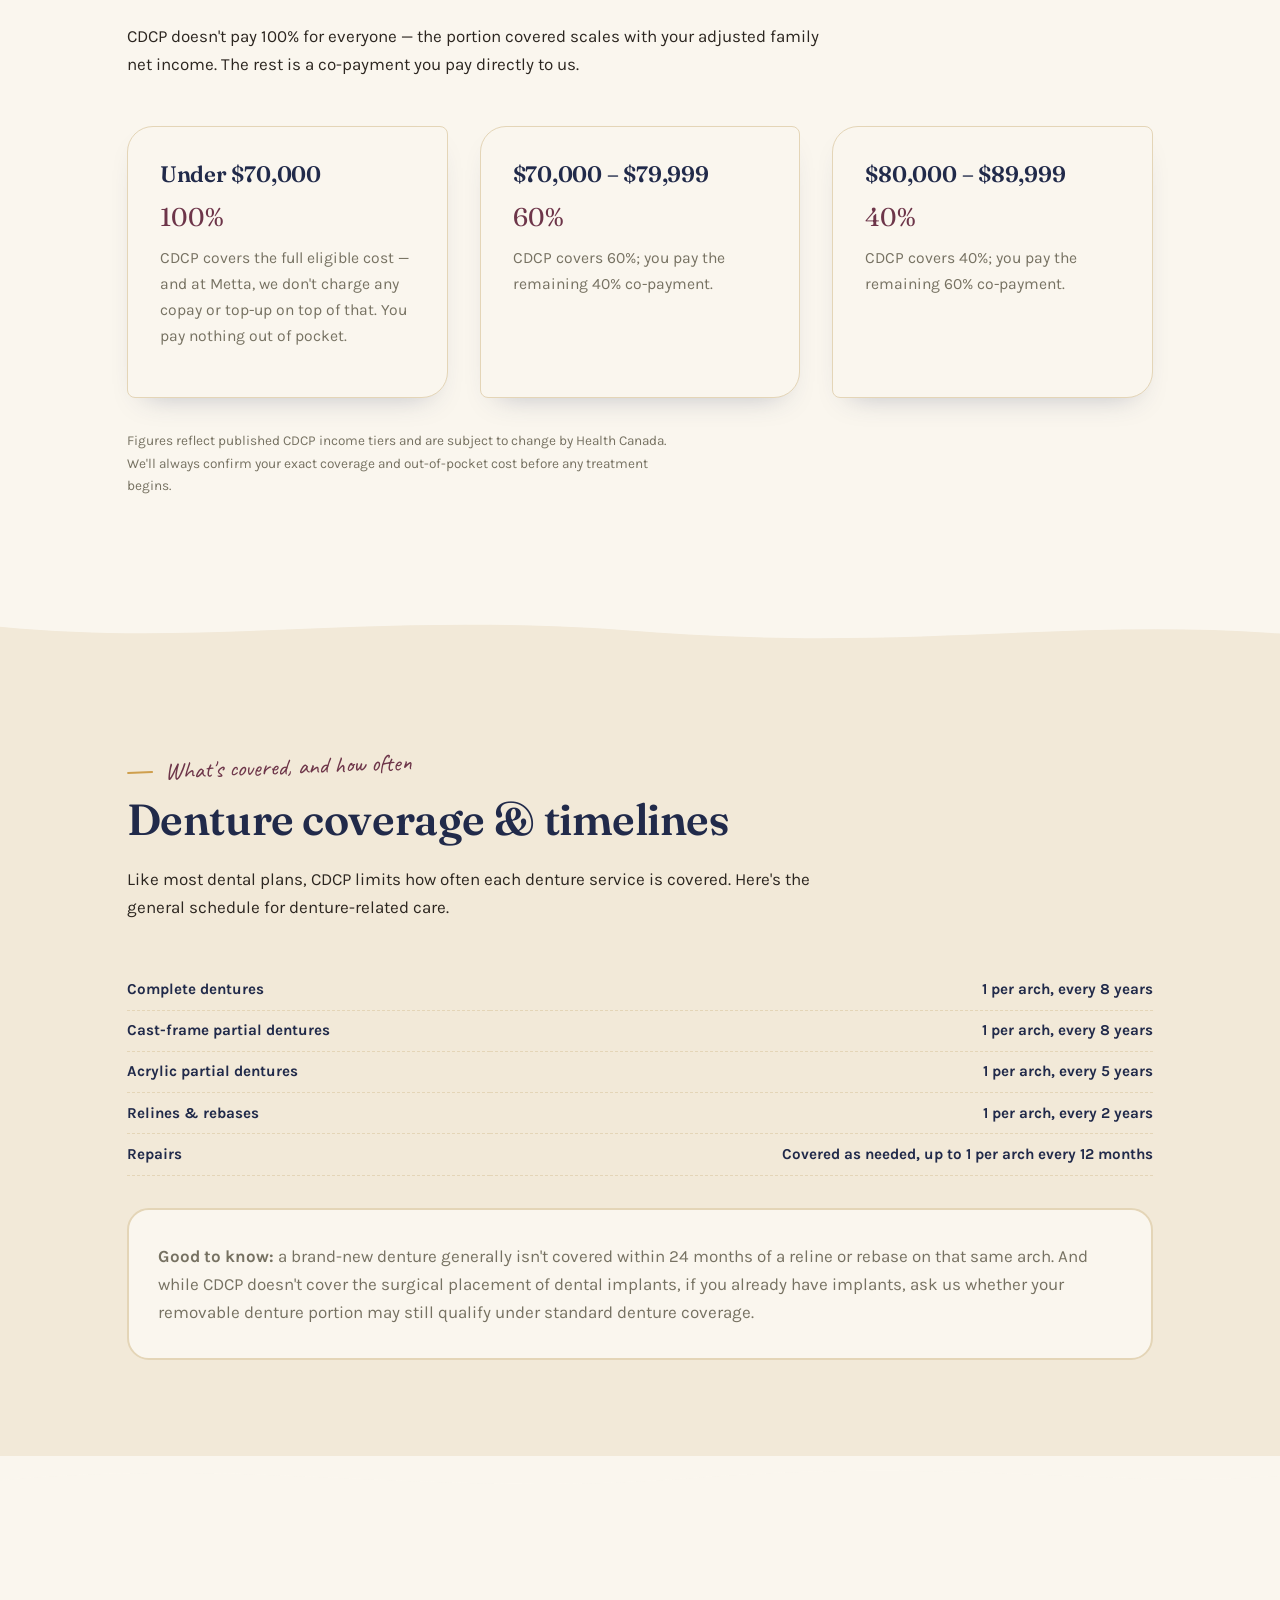
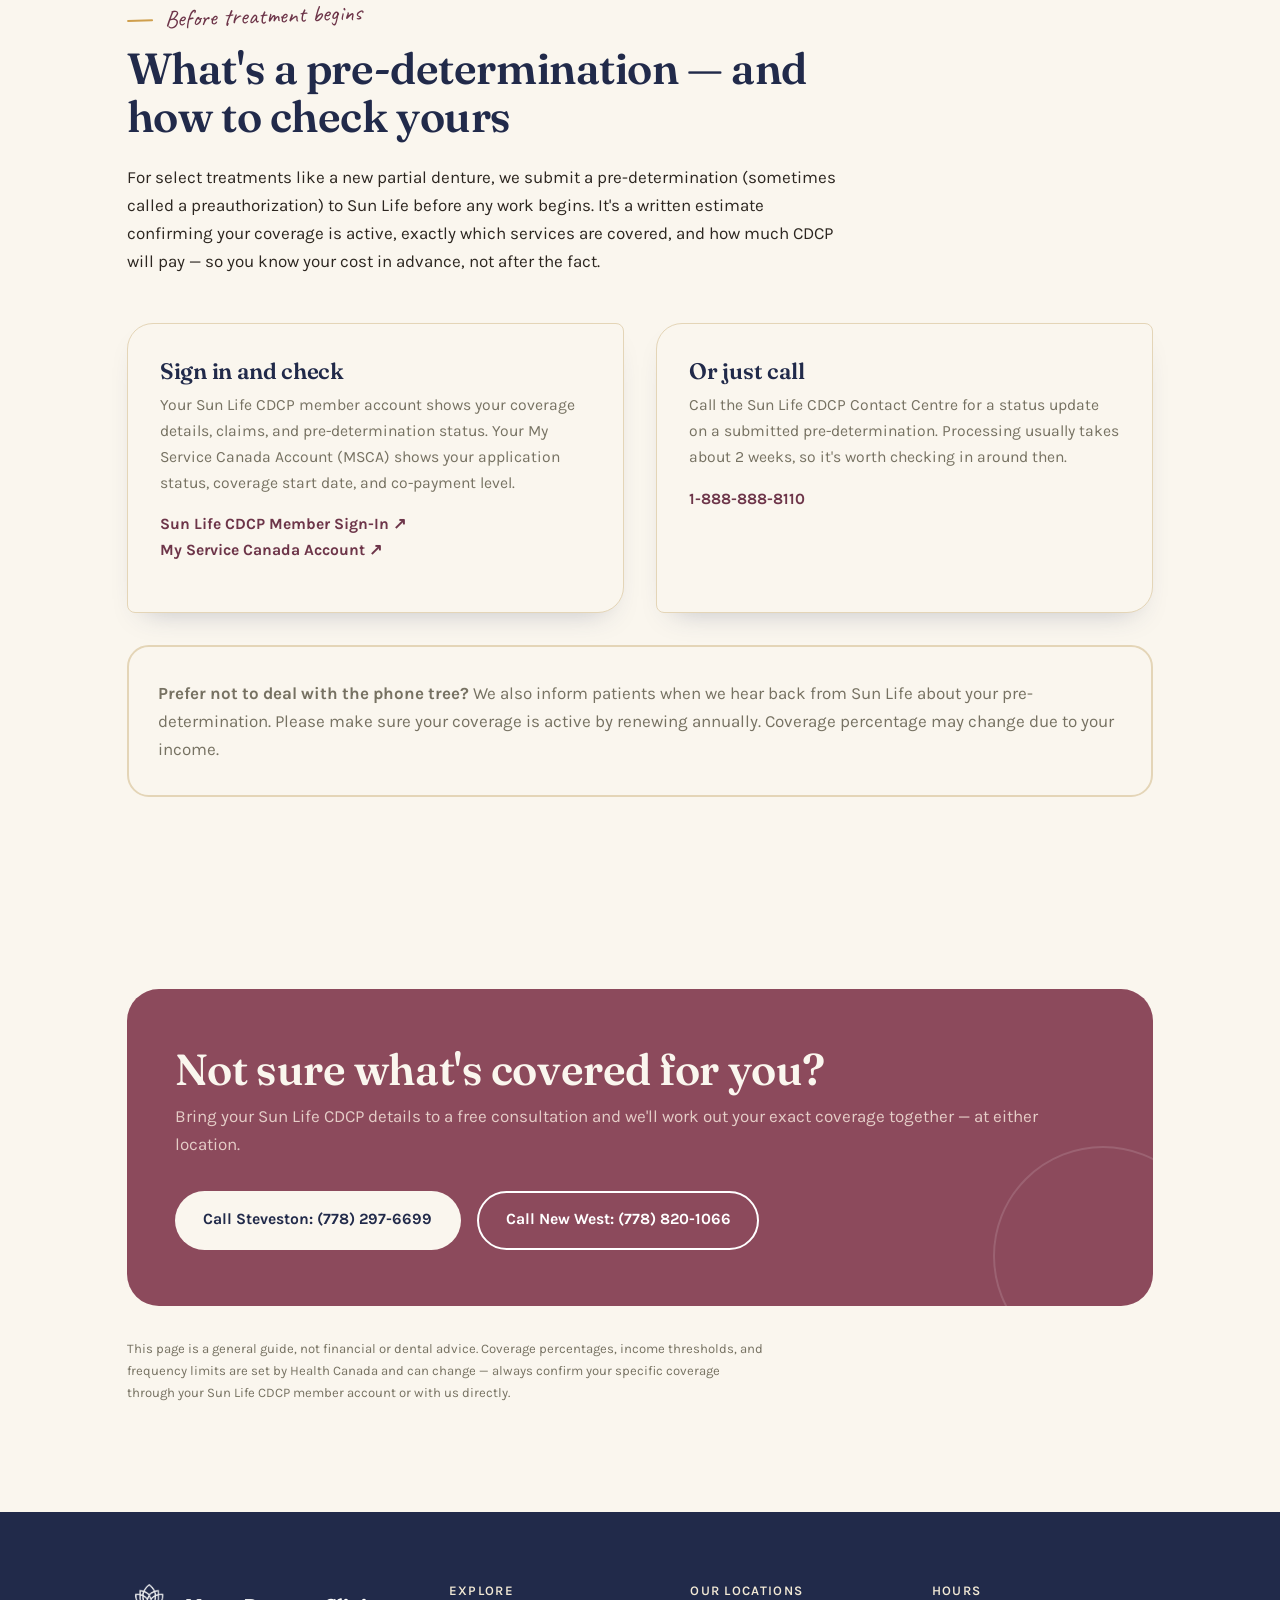
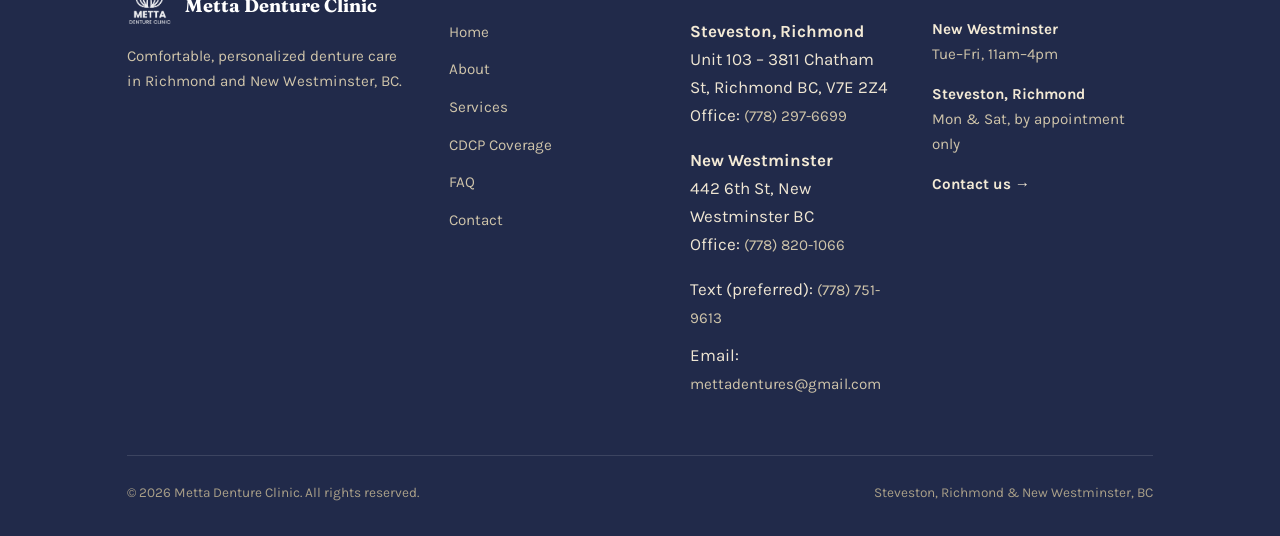
<file: cdcp.html>
<!DOCTYPE html>
<html lang="en-CA"><head>
<meta charset="UTF-8">
<meta name="viewport" content="width=device-width, initial-scale=1.0">
<title>CDCP Denture Coverage Explained | Metta Denture Clinic</title>
<meta name="description" content="How the Canadian Dental Care Plan covers dentures: income tiers, what&#x27;s covered and how often, pre-determinations and status checks. We direct bill CDCP.">
<link rel="canonical" href="https://mettadentures.com/cdcp.html">
<meta property="og:type" content="website">
<meta property="og:site_name" content="Metta Denture Clinic">
<meta property="og:locale" content="en_CA">
<meta property="og:title" content="CDCP Denture Coverage Explained | Metta Denture Clinic">
<meta property="og:description" content="How the Canadian Dental Care Plan covers dentures: income tiers, what&#x27;s covered and how often, pre-determinations and status checks. We direct bill CDCP.">
<meta property="og:url" content="https://mettadentures.com/cdcp.html">
<meta property="og:image" content="https://mettadentures.com/images/og-image.jpg">
<meta property="og:image:width" content="1200">
<meta property="og:image:height" content="630">
<meta property="og:image:alt" content="Metta Denture Clinic — denturist in Richmond and New Westminster, BC">
<meta name="twitter:card" content="summary_large_image">
<link rel="icon" type="image/png" href="images/favicon-lotus.png">
<link rel="preconnect" href="https://fonts.googleapis.com">
<link rel="preconnect" href="https://fonts.gstatic.com" crossorigin>
<link rel="stylesheet" href="https://fonts.googleapis.com/css2?family=Fraunces:ital,opsz,wght@0,9..144,300;0,9..144,400;0,9..144,500;0,9..144,600;0,9..144,700;1,9..144,400;1,9..144,500&amp;family=Karla:wght@400;500;600;700&amp;family=Caveat:wght@500;600;700&amp;display=swap">
<link rel="stylesheet" href="css/style.css">
</head>
<body>

<header class="site-header">
  <div class="container">
    <a href="index.html" class="brand">
      <img src="images/logo-transparent.png" alt="Metta Denture Clinic logo">
      <span class="brand-text"><strong>Metta</strong><span>Denture Clinic</span></span>
    </a>
    <nav class="main-nav">
      <ul>
        <li><a href="index.html">Home</a></li>
        <li><a href="about.html">About</a></li>
        <li><a href="services.html">Services</a></li>
        <li><a href="cdcp.html" class="active">CDCP</a></li>
        <li><a href="faq.html">FAQ</a></li>
        <li><a href="contact.html">Contact</a></li>
      </ul>
    </nav>
    <div class="header-cta">
      <a href="contact.html" class="btn btn-primary">Book a Visit</a>
      <button class="nav-toggle" aria-label="Toggle menu"><span></span><span></span><span></span></button>
    </div>
  </div>
</header>

<main>

  <section class="page-hero">
    <div class="hero-blob-bg" aria-hidden="true" style="width:40%;top:-30%;"></div>
    <div class="container">
      <p class="breadcrumb"><a href="index.html">Home</a> / CDCP Coverage</p>
      <p class="eyebrow">Coverage, explained plainly</p>
      <h1>Understanding the<br><span class="underline-scribble">Canadian Dental Care Plan<svg viewBox="0 0 460 20" preserveAspectRatio="none"><path d="M2 14 C 90 4 180 18 270 8 C 340 1 400 12 458 6" stroke="currentColor" stroke-width="4" fill="none" stroke-linecap="round"></path></svg></span></h1>
      <p class="hero-lede">We're registered CDCP providers at both our Steveston and New Westminster clinics. Here's what the plan actually covers for denture patients.</p>
      <div class="hero-actions">
        <a href="https://www.canada.ca/en/services/benefits/dental/dental-care-plan/qualify.html" class="btn btn-primary" target="_blank" rel="noopener">Check My Eligibility — Free ↗</a>
        <a href="https://www.canada.ca/en/services/benefits/dental/dental-care-plan.html" class="btn btn-ghost" target="_blank" rel="noopener">Official CDCP Site ↗</a>
      </div>
    </div>
  </section>

  <svg class="divider to-alt" viewBox="0 0 1200 40" preserveAspectRatio="none"><path d="M0 20 C 200 40 350 0 600 18 C 850 36 1000 4 1200 22 L1200 40 L0 40 Z"></path></svg>

  <!-- WHAT IS CDCP -->
  <section class="section section-alt">
    <div class="container welcome-block">
      <div class="reveal">
        <span class="welcome-mark" aria-hidden="true">“</span>
        <img src="images/logo-transparent.png" alt="Metta Denture Clinic logo" class="welcome-logo">
      </div>
      <div class="welcome-copy reveal">
        <p class="lede">A federal program that helps cover dental and denture costs for eligible Canadians.</p>
        <p>The Canadian Dental Care Plan (CDCP) is run by the Government of Canada and administered through Sun Life. It's designed for residents who don't already have dental insurance, helping cover exams, cleanings, fillings, extractions, and dentures — including complete and partial dentures, relines, rebases, and repairs.</p>
        <p><strong>To qualify</strong>, you generally need to: be a Canadian resident for tax purposes, have an adjusted family net income under $90,000/year, have no access to private dental insurance (including through an employer or a spouse's plan), and have filed a tax return for the previous year. You'll need to reapply for coverage annually.</p>
      </div>
    </div>
  </section>

  <svg class="divider from-alt" viewBox="0 0 1200 40" preserveAspectRatio="none"><path d="M0 22 C 250 2 400 38 650 20 C 900 2 1050 30 1200 18 L1200 40 L0 40 Z"></path></svg>

  <!-- COVERAGE TIERS -->
  <section class="section">
    <div class="container">
      <div class="section-head reveal">
        <p class="eyebrow">How much is covered</p>
        <h2>Your coverage depends on household income</h2>
        <p>CDCP doesn't pay 100% for everyone — the portion covered scales with your adjusted family net income. The rest is a co-payment you pay directly to us.</p>
      </div>
      <div class="card-grid" style="grid-template-columns:repeat(3,1fr);">
        <div class="tilt-card reveal">
          <h3>Under $70,000</h3>
          <p style="font-size:1.6rem;font-family:var(--font-display);color:var(--mauve-deep);margin-bottom:0.3em;">100%</p>
          <p>CDCP covers the full eligible cost — and at Metta, we don't charge any copay or top-up on top of that. You pay nothing out of pocket.</p>
        </div>
        <div class="tilt-card reveal">
          <h3>$70,000 – $79,999</h3>
          <p style="font-size:1.6rem;font-family:var(--font-display);color:var(--mauve-deep);margin-bottom:0.3em;">60%</p>
          <p>CDCP covers 60%; you pay the remaining 40% co-payment.</p>
        </div>
        <div class="tilt-card reveal">
          <h3>$80,000 – $89,999</h3>
          <p style="font-size:1.6rem;font-family:var(--font-display);color:var(--mauve-deep);margin-bottom:0.3em;">40%</p>
          <p>CDCP covers 40%; you pay the remaining 60% co-payment.</p>
        </div>
      </div>
      <p style="font-size:0.85rem;color:var(--ink-soft);margin-top:2rem;max-width:70ch;">Figures reflect published CDCP income tiers and are subject to change by Health Canada. We'll always confirm your exact coverage and out-of-pocket cost before any treatment begins.</p>
    </div>
  </section>

  <svg class="divider to-alt" viewBox="0 0 1200 40" preserveAspectRatio="none"><path d="M0 18 C 200 36 350 4 600 22 C 850 40 1000 10 1200 24 L1200 40 L0 40 Z"></path></svg>

  <!-- DENTURE COVERAGE FREQUENCY -->
  <section class="section section-alt">
    <div class="container">
      <div class="section-head reveal">
        <p class="eyebrow">What's covered, and how often</p>
        <h2>Denture coverage &amp; timelines</h2>
        <p>Like most dental plans, CDCP limits how often each denture service is covered. Here's the general schedule for denture-related care.</p>
      </div>
      <div style="overflow-x:auto;">
        <table class="hours-table" style="min-width:560px;width:100%;">
          <tbody><tr><td style="font-weight:700;color:var(--indigo-deep);">Complete dentures</td><td>1 per arch, every 8 years</td></tr>
          <tr><td style="font-weight:700;color:var(--indigo-deep);">Cast-frame partial dentures</td><td>1 per arch, every 8 years</td></tr>
          <tr><td style="font-weight:700;color:var(--indigo-deep);">Acrylic partial dentures</td><td>1 per arch, every 5 years</td></tr>
          <tr><td style="font-weight:700;color:var(--indigo-deep);">Relines &amp; rebases</td><td>1 per arch, every 2 years</td></tr>
          <tr><td style="font-weight:700;color:var(--indigo-deep);">Repairs</td><td>Covered as needed, up to 1 per arch every 12 months</td></tr>
        </tbody></table>
      </div>
      <div class="testimonial-card reveal" style="text-align:left;margin-top:2rem;border-style:solid;">
        <p style="margin:0;"><strong>Good to know:</strong> a brand-new denture generally isn't covered within 24 months of a reline or rebase on that same arch. And while CDCP doesn't cover the surgical placement of dental implants, if you already have implants, ask us whether your removable denture portion may still qualify under standard denture coverage.</p>
      </div>
    </div>
  </section>

  <svg class="divider from-alt" viewBox="0 0 1200 40" preserveAspectRatio="none"><path d="M0 22 C 250 2 400 38 650 20 C 900 2 1050 30 1200 18 L1200 40 L0 40 Z"></path></svg>

  <!-- PRE-DETERMINATION -->
  <section class="section">
    <div class="container">
      <div class="section-head reveal">
        <p class="eyebrow">Before treatment begins</p>
        <h2>What's a pre-determination — and how to check yours</h2>
        <p>For select treatments like a new partial denture, we submit a pre-determination (sometimes called a preauthorization) to Sun Life before any work begins. It's a written estimate confirming your coverage is active, exactly which services are covered, and how much CDCP will pay — so you know your cost in advance, not after the fact.</p>
      </div>
      <div class="card-grid predetermination-grid">
        <div class="tilt-card reveal">
          <h3>Sign in and check</h3>
          <p>Your Sun Life CDCP member account shows your coverage details, claims, and pre-determination status. Your My Service Canada Account (MSCA) shows your application status, coverage start date, and co-payment level.</p>
          <p style="margin-top:1em;">
            <a href="https://www.sunlife.ca/sl/cdcp/en/member/" target="_blank" rel="noopener" style="color:var(--mauve-deep);font-weight:700;">Sun Life CDCP Member Sign-In ↗</a><br>
            <a href="https://www.canada.ca/en/employment-social-development/services/my-account.html" target="_blank" rel="noopener" style="color:var(--mauve-deep);font-weight:700;">My Service Canada Account ↗</a>
          </p>
        </div>
        <div class="tilt-card reveal">
          <h3>Or just call</h3>
          <p>Call the Sun Life CDCP Contact Centre for a status update on a submitted pre-determination. Processing usually takes about 2 weeks, so it's worth checking in around then.</p>
          <p style="margin-top:1em;"><a href="tel:18888888110" style="color:var(--mauve-deep);font-weight:700;">1-888-888-8110</a></p>
        </div>
      </div>
      <div class="testimonial-card reveal" style="text-align:left;margin-top:2rem;border-style:solid;">
        <p style="margin:0;"><strong>Prefer not to deal with the phone tree?</strong> We also inform patients when we hear back from Sun Life about your pre-determination. Please make sure your coverage is active by renewing annually. Coverage percentage may change due to your income.</p>
      </div>
    </div>
  </section>

  <!-- CTA -->
  <section class="section">
    <div class="container">
      <div class="cta-banner reveal">
        <div>
          <h2>Not sure what's covered for you?</h2>
          <p>Bring your Sun Life CDCP details to a free consultation and we'll work out your exact coverage together — at either location.</p>
        </div>
        <div class="actions">
          <a href="tel:7782976699" class="btn btn-light">Call Steveston: (778) 297-6699</a>
          <a href="tel:7788201066" class="btn btn-ghost" style="border-color:#fff;color:#fff;">Call New West: (778) 820-1066</a>
        </div>
      </div>
      <p style="font-size:0.82rem;color:var(--ink-soft);margin-top:2rem;max-width:80ch;">This page is a general guide, not financial or dental advice. Coverage percentages, income thresholds, and frequency limits are set by Health Canada and can change — always confirm your specific coverage through your Sun Life CDCP member account or with us directly.</p>
    </div>
  </section>

</main>

<footer class="site-footer">
  <div class="container">
    <div class="footer-grid">
      <div>
        <div class="footer-brand">
          <img src="images/logo-transparent.png" alt="Metta Denture Clinic logo">
          <strong>Metta Denture Clinic</strong>
        </div>
        <p>Comfortable, personalized denture care in Richmond and New Westminster, BC.</p>
      </div>
      <div>
        <h4>Explore</h4>
        <ul>
          <li><a href="index.html">Home</a></li>
          <li><a href="about.html">About</a></li>
          <li><a href="services.html">Services</a></li>
          <li><a href="cdcp.html">CDCP Coverage</a></li>
          <li><a href="faq.html">FAQ</a></li>
          <li><a href="contact.html">Contact</a></li>
        </ul>
      </div>
      <div>
        <h4>Our Locations</h4>
        <ul>
          <li><strong style="color:#f3ead6;">Steveston, Richmond</strong><br>Unit 103 – 3811 Chatham St, Richmond BC, V7E 2Z4<br>Office: <a href="tel:7782976699">(778) 297-6699</a></li>
          <li style="margin-top:1em;"><strong style="color:#f3ead6;">New Westminster</strong><br>442 6th St, New Westminster BC<br>Office: <a href="tel:7788201066">(778) 820-1066</a></li>
          <li style="margin-top:1em;">Text (preferred): <a href="sms:7787519613">(778) 751-9613</a></li>
          <li style="margin-top:0.6em;">Email: <a href="mailto:mettadentures@gmail.com">mettadentures@gmail.com</a></li>
        </ul>
      </div>
      <div>
        <h4>Hours</h4>
        <p style="color:#cfc4aa;font-size:0.95rem;"><strong style="color:#f3ead6;">New Westminster</strong><br>Tue–Fri, 11am–4pm</p>
        <p style="color:#cfc4aa;font-size:0.95rem;margin-top:0.6em;"><strong style="color:#f3ead6;">Steveston, Richmond</strong><br>Mon &amp; Sat, by appointment only</p>
        <p style="margin-top:0.8em;"><a href="contact.html" style="color:#f3ead6;font-weight:700;">Contact us →</a></p>
      </div>
    </div>
    <div class="footer-bottom">
      <span>© 2026 Metta Denture Clinic. All rights reserved.</span>
      <span>Steveston, Richmond &amp; New Westminster, BC</span>
    </div>
  </div>
</footer>

<script src="js/main.js"></script>
<script src="js/assistant.js"></script>
</body>
</html>
</file>
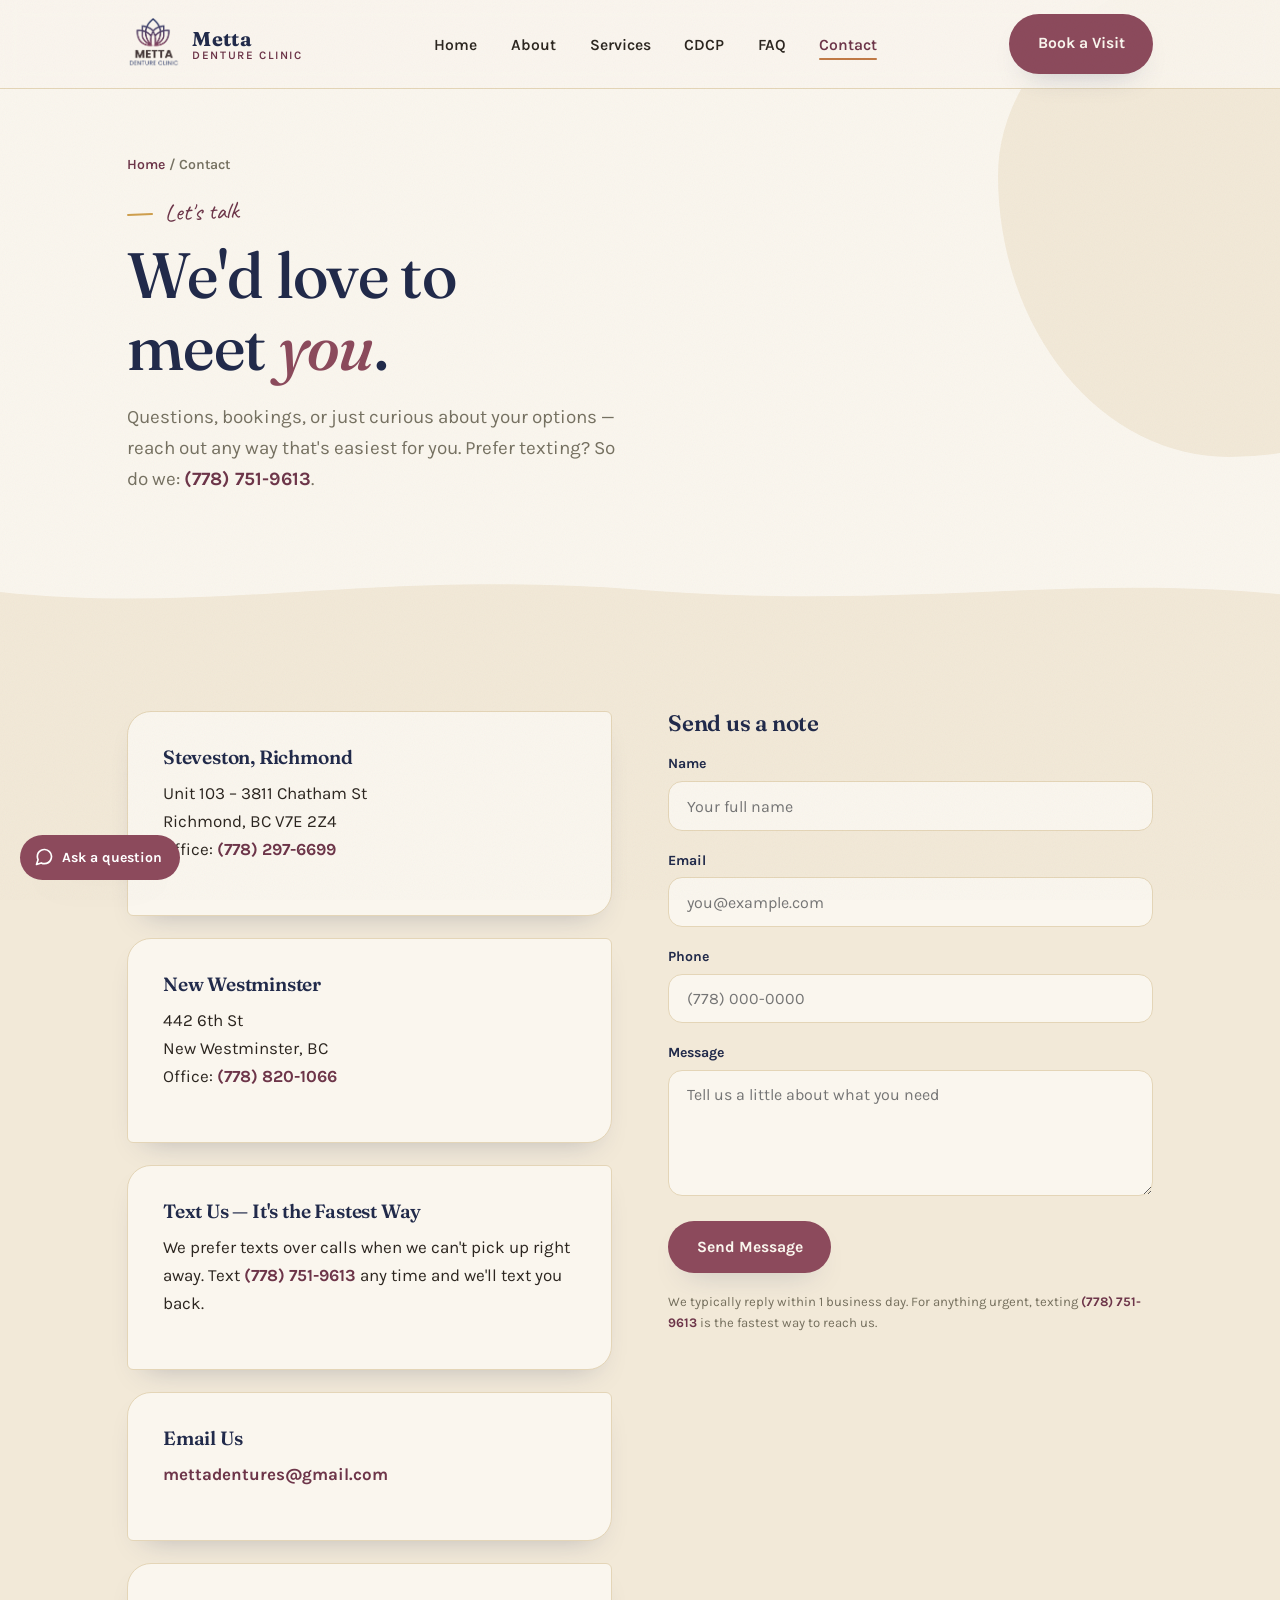
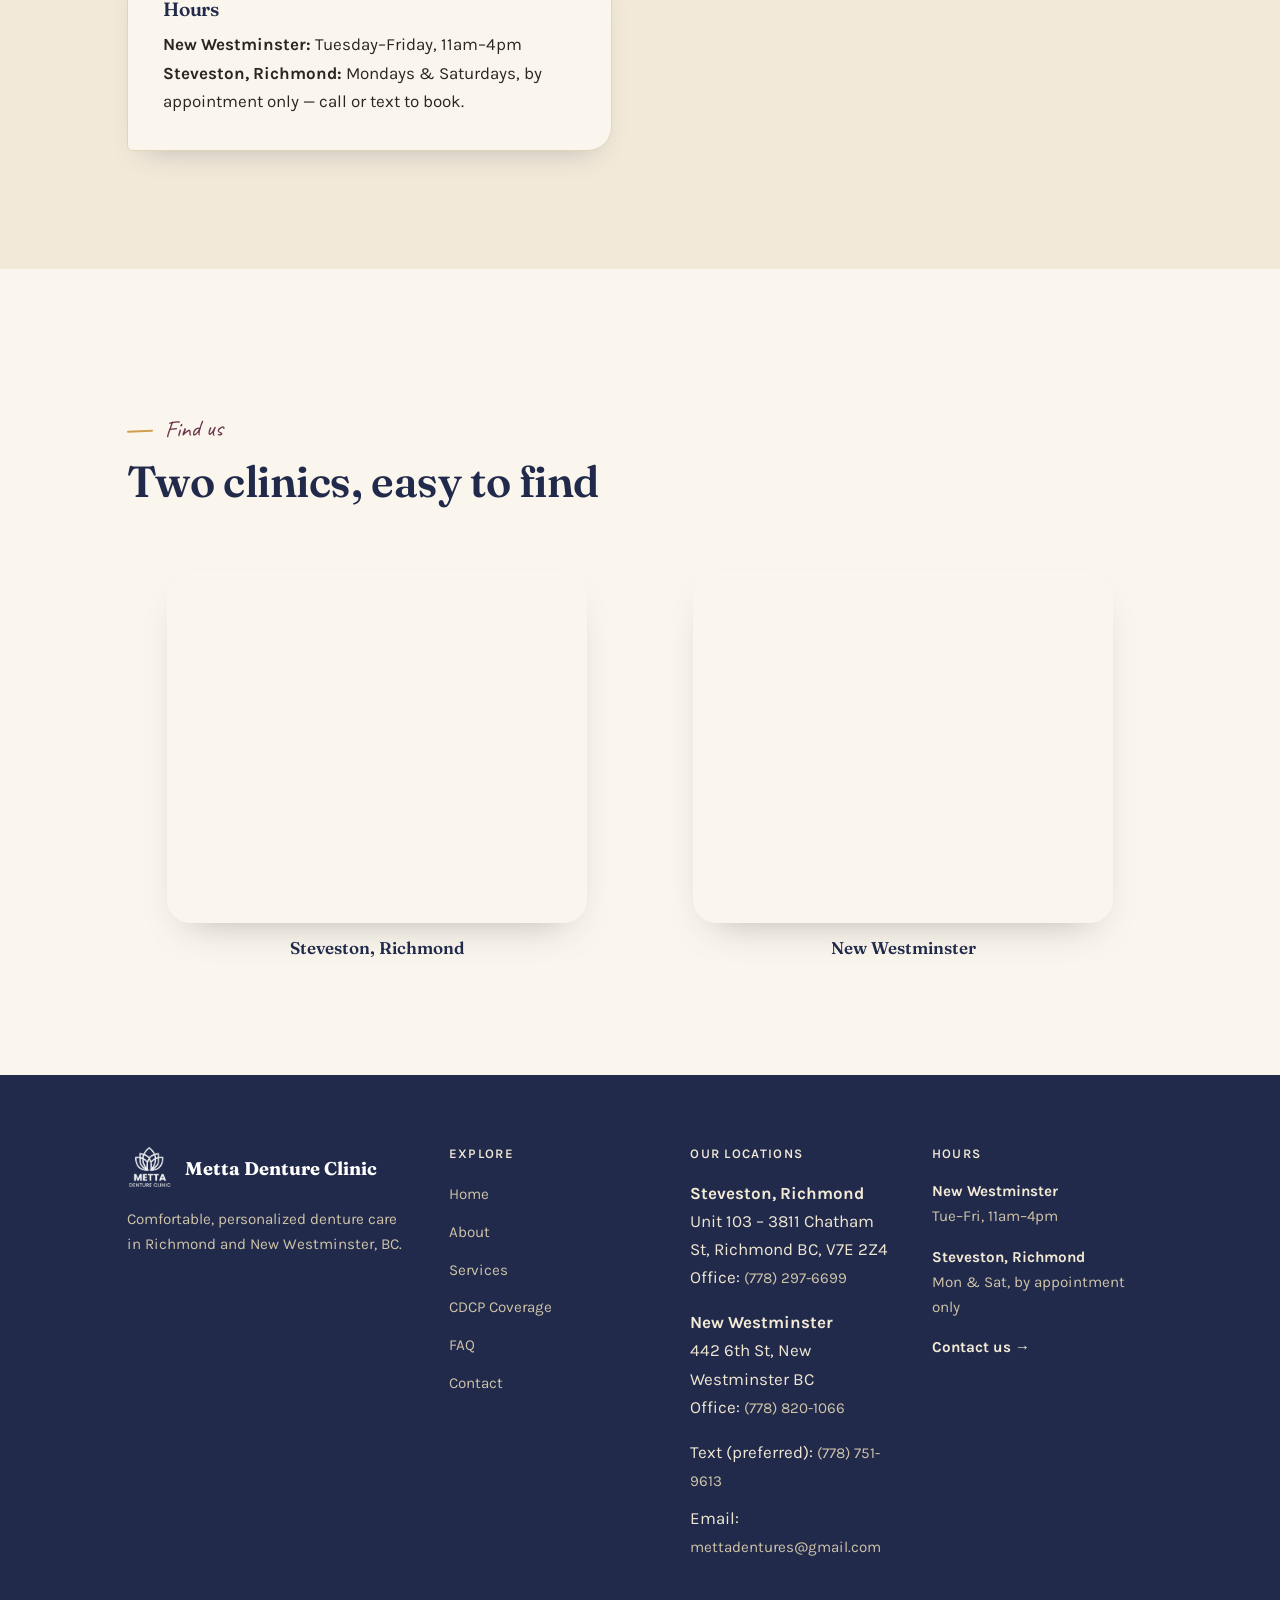
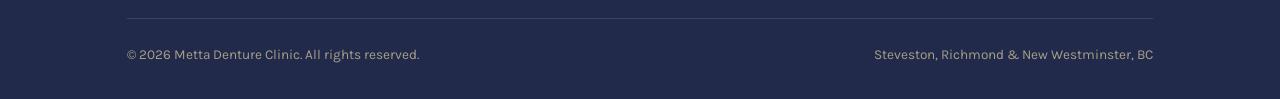
<file: contact.html>
<!DOCTYPE html>
<html lang="en-CA">
<head>
<meta charset="UTF-8">
<meta name="viewport" content="width=device-width, initial-scale=1.0">
<title>Contact Us – Richmond &amp; New Westminster | Metta Denture Clinic</title>
<meta name="description" content="Text (778) 751-9613 or visit us at 3811 Chatham St, Richmond (Steveston) or 442 6th St, New Westminster. Free, no-obligation denture consultations.">
<link rel="canonical" href="https://mettadentures.com/contact.html">
<meta property="og:type" content="website">
<meta property="og:site_name" content="Metta Denture Clinic">
<meta property="og:locale" content="en_CA">
<meta property="og:title" content="Contact Us – Richmond &amp; New Westminster | Metta Denture Clinic">
<meta property="og:description" content="Text (778) 751-9613 or visit us at 3811 Chatham St, Richmond (Steveston) or 442 6th St, New Westminster. Free, no-obligation denture consultations.">
<meta property="og:url" content="https://mettadentures.com/contact.html">
<meta property="og:image" content="https://mettadentures.com/images/og-image.jpg">
<meta property="og:image:width" content="1200">
<meta property="og:image:height" content="630">
<meta property="og:image:alt" content="Metta Denture Clinic — denturist in Richmond and New Westminster, BC">
<meta name="twitter:card" content="summary_large_image">
<link rel="icon" type="image/png" href="images/favicon-lotus.png">
<link rel="preconnect" href="https://fonts.googleapis.com">
<link rel="preconnect" href="https://fonts.gstatic.com" crossorigin>
<link rel="stylesheet" href="https://fonts.googleapis.com/css2?family=Fraunces:ital,opsz,wght@0,9..144,300;0,9..144,400;0,9..144,500;0,9..144,600;0,9..144,700;1,9..144,400;1,9..144,500&amp;family=Karla:wght@400;500;600;700&amp;family=Caveat:wght@500;600;700&amp;display=swap">
<link rel="stylesheet" href="css/style.css">
<script type="application/ld+json">
{
  "@context": "https://schema.org",
  "@graph": [
    {
      "@type": "Organization",
      "@id": "https://mettadentures.com/#organization",
      "name": "Metta Denture Clinic",
      "url": "https://mettadentures.com/",
      "logo": "https://mettadentures.com/images/logo-transparent.png",
      "image": "https://mettadentures.com/images/og-image.jpg",
      "description": "Denture clinic offering complete, partial, flexible, immediate and implant-supported dentures, relines and repairs in Richmond and New Westminster, BC.",
      "email": "mettadentures@gmail.com",
      "contactPoint": {
        "@type": "ContactPoint",
        "telephone": "+1-778-751-9613",
        "contactType": "customer service",
        "description": "Text messages preferred",
        "availableLanguage": [
          "English",
          "Mandarin",
          "Cantonese"
        ]
      },
      "subOrganization": [
        {
          "@id": "https://mettadentures.com/#steveston"
        },
        {
          "@id": "https://mettadentures.com/#new-westminster"
        }
      ]
    },
    {
      "@type": "MedicalClinic",
      "@id": "https://mettadentures.com/#steveston",
      "name": "Metta Denture Clinic",
      "parentOrganization": {
        "@id": "https://mettadentures.com/#organization"
      },
      "url": "https://mettadentures.com/contact.html",
      "image": "https://mettadentures.com/images/og-image.jpg",
      "telephone": "+1-778-297-6699",
      "email": "mettadentures@gmail.com",
      "address": {
        "@type": "PostalAddress",
        "streetAddress": "Unit 103 – 3811 Chatham St",
        "addressLocality": "Richmond",
        "addressRegion": "BC",
        "postalCode": "V7E 2Z4",
        "addressCountry": "CA"
      },
      "paymentAccepted": "Cash, Debit Card, Credit Card, E-Transfer",
      "currenciesAccepted": "CAD"
    },
    {
      "@type": "MedicalClinic",
      "@id": "https://mettadentures.com/#new-westminster",
      "name": "Metta Denture Clinic",
      "parentOrganization": {
        "@id": "https://mettadentures.com/#organization"
      },
      "url": "https://mettadentures.com/contact.html",
      "image": "https://mettadentures.com/images/og-image.jpg",
      "telephone": "+1-778-820-1066",
      "email": "mettadentures@gmail.com",
      "address": {
        "@type": "PostalAddress",
        "streetAddress": "442 6th St",
        "addressLocality": "New Westminster",
        "addressRegion": "BC",
        "addressCountry": "CA"
      },
      "openingHoursSpecification": [
        {
          "@type": "OpeningHoursSpecification",
          "dayOfWeek": ["Tuesday", "Wednesday", "Thursday", "Friday"],
          "opens": "11:00",
          "closes": "16:00"
        }
      ],
      "paymentAccepted": "Cash, Debit Card, Credit Card, E-Transfer",
      "currenciesAccepted": "CAD"
    }
  ]
}
</script>
</head>
<body>

<header class="site-header">
  <div class="container">
    <a href="index.html" class="brand">
      <img src="images/logo-transparent.png" alt="Metta Denture Clinic logo">
      <span class="brand-text"><strong>Metta</strong><span>Denture Clinic</span></span>
    </a>
    <nav class="main-nav">
      <ul>
        <li><a href="index.html">Home</a></li>
        <li><a href="about.html">About</a></li>
        <li><a href="services.html">Services</a></li>
        <li><a href="cdcp.html">CDCP</a></li>
        <li><a href="faq.html">FAQ</a></li>
        <li><a href="contact.html" class="active">Contact</a></li>
      </ul>
    </nav>
    <div class="header-cta">
      <a href="contact.html" class="btn btn-primary">Book a Visit</a>
      <button class="nav-toggle" aria-label="Toggle menu"><span></span><span></span><span></span></button>
    </div>
  </div>
</header>

<main>

  <section class="page-hero">
    <div class="hero-blob-bg" aria-hidden="true" style="width:40%;top:-30%;"></div>
    <div class="container">
      <p class="breadcrumb"><a href="index.html">Home</a> / Contact</p>
      <p class="eyebrow">Let's talk</p>
      <h1>We'd love to<br>meet <em style="color:var(--mauve);font-style:italic;">you</em>.</h1>
      <p class="hero-lede">Questions, bookings, or just curious about your options — reach out any way that's easiest for you. Prefer texting? So do we: <a href="sms:7787519613" style="color:var(--mauve-deep);font-weight:700;">(778) 751-9613</a>.</p>
    </div>
  </section>

  <svg class="divider to-alt" viewBox="0 0 1200 40" preserveAspectRatio="none"><path d="M0 20 C 200 40 350 0 600 18 C 850 36 1000 4 1200 22 L1200 40 L0 40 Z"></path></svg>

  <section class="section section-alt">
    <div class="container contact-grid">

      <div class="reveal">
        <div class="info-card">
          <h4>Steveston, Richmond</h4>
          <p>Unit 103 – 3811 Chatham St<br>Richmond, BC V7E 2Z4<br>Office: <a href="tel:7782976699">(778) 297-6699</a></p>
        </div>
        <div class="info-card">
          <h4>New Westminster</h4>
          <p>442 6th St<br>New Westminster, BC<br>Office: <a href="tel:7788201066">(778) 820-1066</a></p>
        </div>
        <div class="info-card">
          <h4>Text Us — It's the Fastest Way</h4>
          <p>We prefer texts over calls when we can't pick up right away. Text <a href="sms:7787519613">(778) 751-9613</a> any time and we'll text you back.</p>
        </div>
        <div class="info-card">
          <h4>Email Us</h4>
          <p><a href="mailto:mettadentures@gmail.com">mettadentures@gmail.com</a></p>
        </div>
        <div class="info-card">
          <h4>Hours</h4>
          <p style="margin:0;"><strong>New Westminster:</strong> Tuesday–Friday, 11am–4pm<br><strong>Steveston, Richmond:</strong> Mondays &amp; Saturdays, by appointment only — call or text to book.</p>
        </div>
      </div>

      <div class="reveal">
        <h3 style="margin-bottom:1rem;">Send us a note</h3>
        <form class="contact-form" id="contact-form" data-endpoint="aHR0cHM6Ly9mb3Jtc3VibWl0LmNvLzFhZTNkY2Q2YjM5N2RkODQ3NjMyODIxMjBiMjdmMzY2" method="POST">
          <!-- FormSubmit configuration — see README-form-setup.md for details -->
          <input type="hidden" name="_subject" value="New message from the Metta Denture Clinic website">
          <input type="hidden" name="_template" value="table">
          <input type="hidden" name="_next" value="https://mettadentures.com/thank-you.html">
          <input type="text" name="_honey" style="display:none" tabindex="-1" autocomplete="off">
          <input type="hidden" name="_blacklist" value="SEO, backlink, backlinks, ranking on google, first page of google, rank higher, guest post, sponsored post, DA score, domain authority, website traffic, organic traffic, web design, website design, website redesign, web development, app development, digital marketing, marketing agency, marketing services, lead generation, generate leads, social media marketing, google maps ranking, google business profile, google reviews, buy reviews, outsourcing, virtual assistant, white label, crypto, bitcoin, forex, casino, betting, viagra, cialis, investment opportunity, business loan, unsubscribe, opt out, http://, https://, www.">

          <div>
            <label for="name">Name</label>
            <input type="text" id="name" name="name" placeholder="Your full name" required>
          </div>
          <div>
            <label for="email">Email</label>
            <input type="email" id="email" name="email" placeholder="you@example.com" required>
          </div>
          <div>
            <label for="phone">Phone</label>
            <input type="tel" id="phone" name="phone" placeholder="(778) 000-0000">
          </div>
          <div>
            <label for="message">Message</label>
            <textarea id="message" name="message" rows="5" placeholder="Tell us a little about what you need" required></textarea>
          </div>
          <noscript><p class="form-note">This form needs JavaScript. Please text us at (778) 751-9613 instead.</p></noscript>
          <button type="submit" class="btn btn-primary" style="justify-self:start;">Send Message</button>
          <p class="form-note" id="form-note">We typically reply within 1 business day. For anything urgent, texting <a href="sms:7787519613" style="color:var(--mauve-deep);font-weight:700;">(778) 751-9613</a> is the fastest way to reach us.</p>
        </form>
      </div>

    </div>
  </section>

  <svg class="divider from-alt" viewBox="0 0 1200 40" preserveAspectRatio="none"><path d="M0 22 C 250 2 400 38 650 20 C 900 2 1050 30 1200 18 L1200 40 L0 40 Z"></path></svg>

  <section class="section">
    <div class="container">
      <div class="section-head reveal">
        <p class="eyebrow">Find us</p>
        <h2>Two clinics, easy to find</h2>
      </div>
      <div class="maps-grid">
        <figure class="reveal">
          <div class="map-wrap">
            <iframe
              src="https://www.google.com/maps?q=Unit+103+-+3811+Chatham+St,+Richmond+BC,+V7E+2Z4&output=embed"
              loading="lazy"
              referrerpolicy="no-referrer-when-downgrade"
              title="Map to Metta Denture Clinic, Steveston, Richmond">
            </iframe>
          </div>
          <figcaption>Steveston, Richmond</figcaption>
        </figure>
        <figure class="reveal">
          <div class="map-wrap">
            <iframe
              src="https://www.google.com/maps?q=442+6th+St,+New+Westminster+BC&output=embed"
              loading="lazy"
              referrerpolicy="no-referrer-when-downgrade"
              title="Map to Metta Denture Clinic, New Westminster">
            </iframe>
          </div>
          <figcaption>New Westminster</figcaption>
        </figure>
      </div>
    </div>
  </section>

</main>

<footer class="site-footer">
  <div class="container">
    <div class="footer-grid">
      <div>
        <div class="footer-brand">
          <img src="images/logo-transparent.png" alt="Metta Denture Clinic logo">
          <strong>Metta Denture Clinic</strong>
        </div>
        <p>Comfortable, personalized denture care in Richmond and New Westminster, BC.</p>
      </div>
      <div>
        <h4>Explore</h4>
        <ul>
          <li><a href="index.html">Home</a></li>
          <li><a href="about.html">About</a></li>
          <li><a href="services.html">Services</a></li>
          <li><a href="cdcp.html">CDCP Coverage</a></li>
          <li><a href="faq.html">FAQ</a></li>
          <li><a href="contact.html">Contact</a></li>
        </ul>
      </div>
      <div>
        <h4>Our Locations</h4>
        <ul>
          <li><strong style="color:#f3ead6;">Steveston, Richmond</strong><br>Unit 103 – 3811 Chatham St, Richmond BC, V7E 2Z4<br>Office: <a href="tel:7782976699">(778) 297-6699</a></li>
          <li style="margin-top:1em;"><strong style="color:#f3ead6;">New Westminster</strong><br>442 6th St, New Westminster BC<br>Office: <a href="tel:7788201066">(778) 820-1066</a></li>
          <li style="margin-top:1em;">Text (preferred): <a href="sms:7787519613">(778) 751-9613</a></li>
          <li style="margin-top:0.6em;">Email: <a href="mailto:mettadentures@gmail.com">mettadentures@gmail.com</a></li>
        </ul>
      </div>
      <div>
        <h4>Hours</h4>
        <p style="color:#cfc4aa;font-size:0.95rem;"><strong style="color:#f3ead6;">New Westminster</strong><br>Tue–Fri, 11am–4pm</p>
        <p style="color:#cfc4aa;font-size:0.95rem;margin-top:0.6em;"><strong style="color:#f3ead6;">Steveston, Richmond</strong><br>Mon &amp; Sat, by appointment only</p>
        <p style="margin-top:0.8em;"><a href="contact.html" style="color:#f3ead6;font-weight:700;">Contact us →</a></p>
      </div>
    </div>
    <div class="footer-bottom">
      <span>© 2026 Metta Denture Clinic. All rights reserved.</span>
      <span>Steveston, Richmond &amp; New Westminster, BC</span>
    </div>
  </div>
</footer>

<script src="js/main.js"></script>
<script src="js/assistant.js"></script>
</body>
</html>
</file>
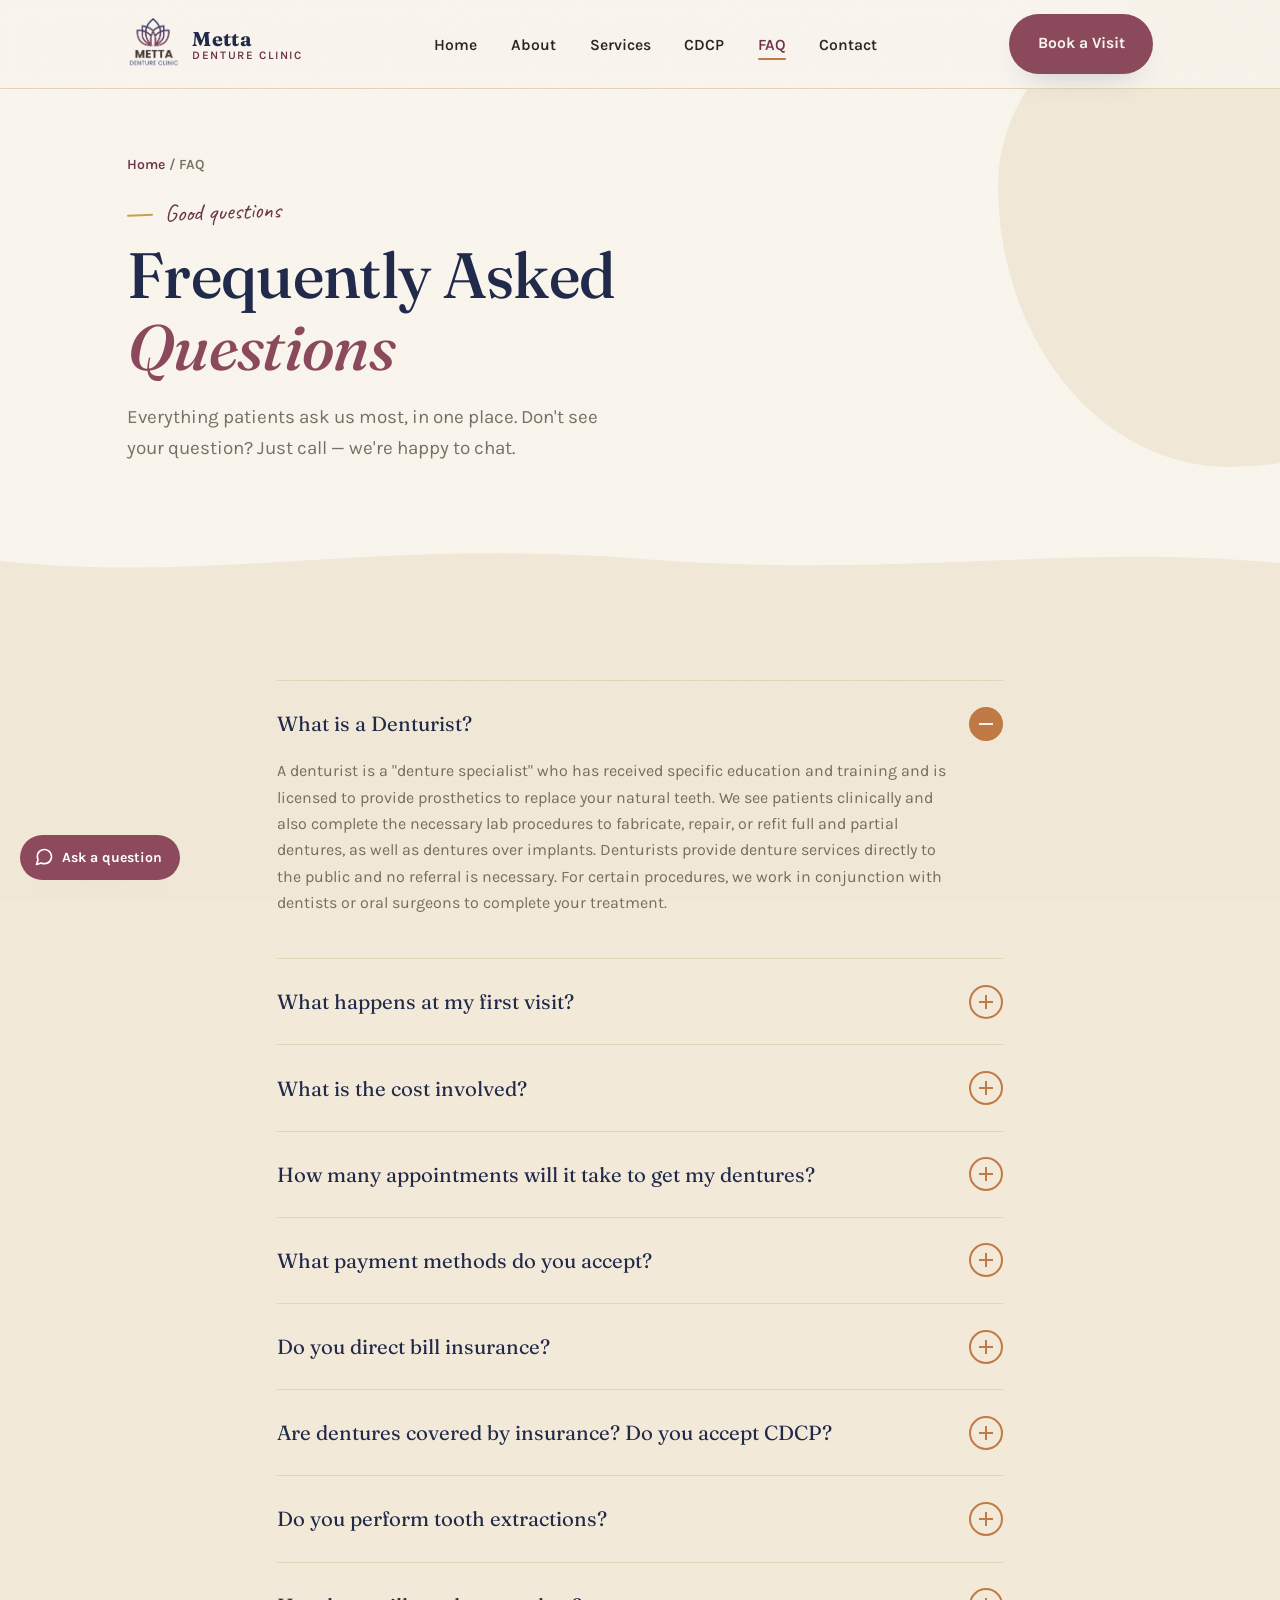
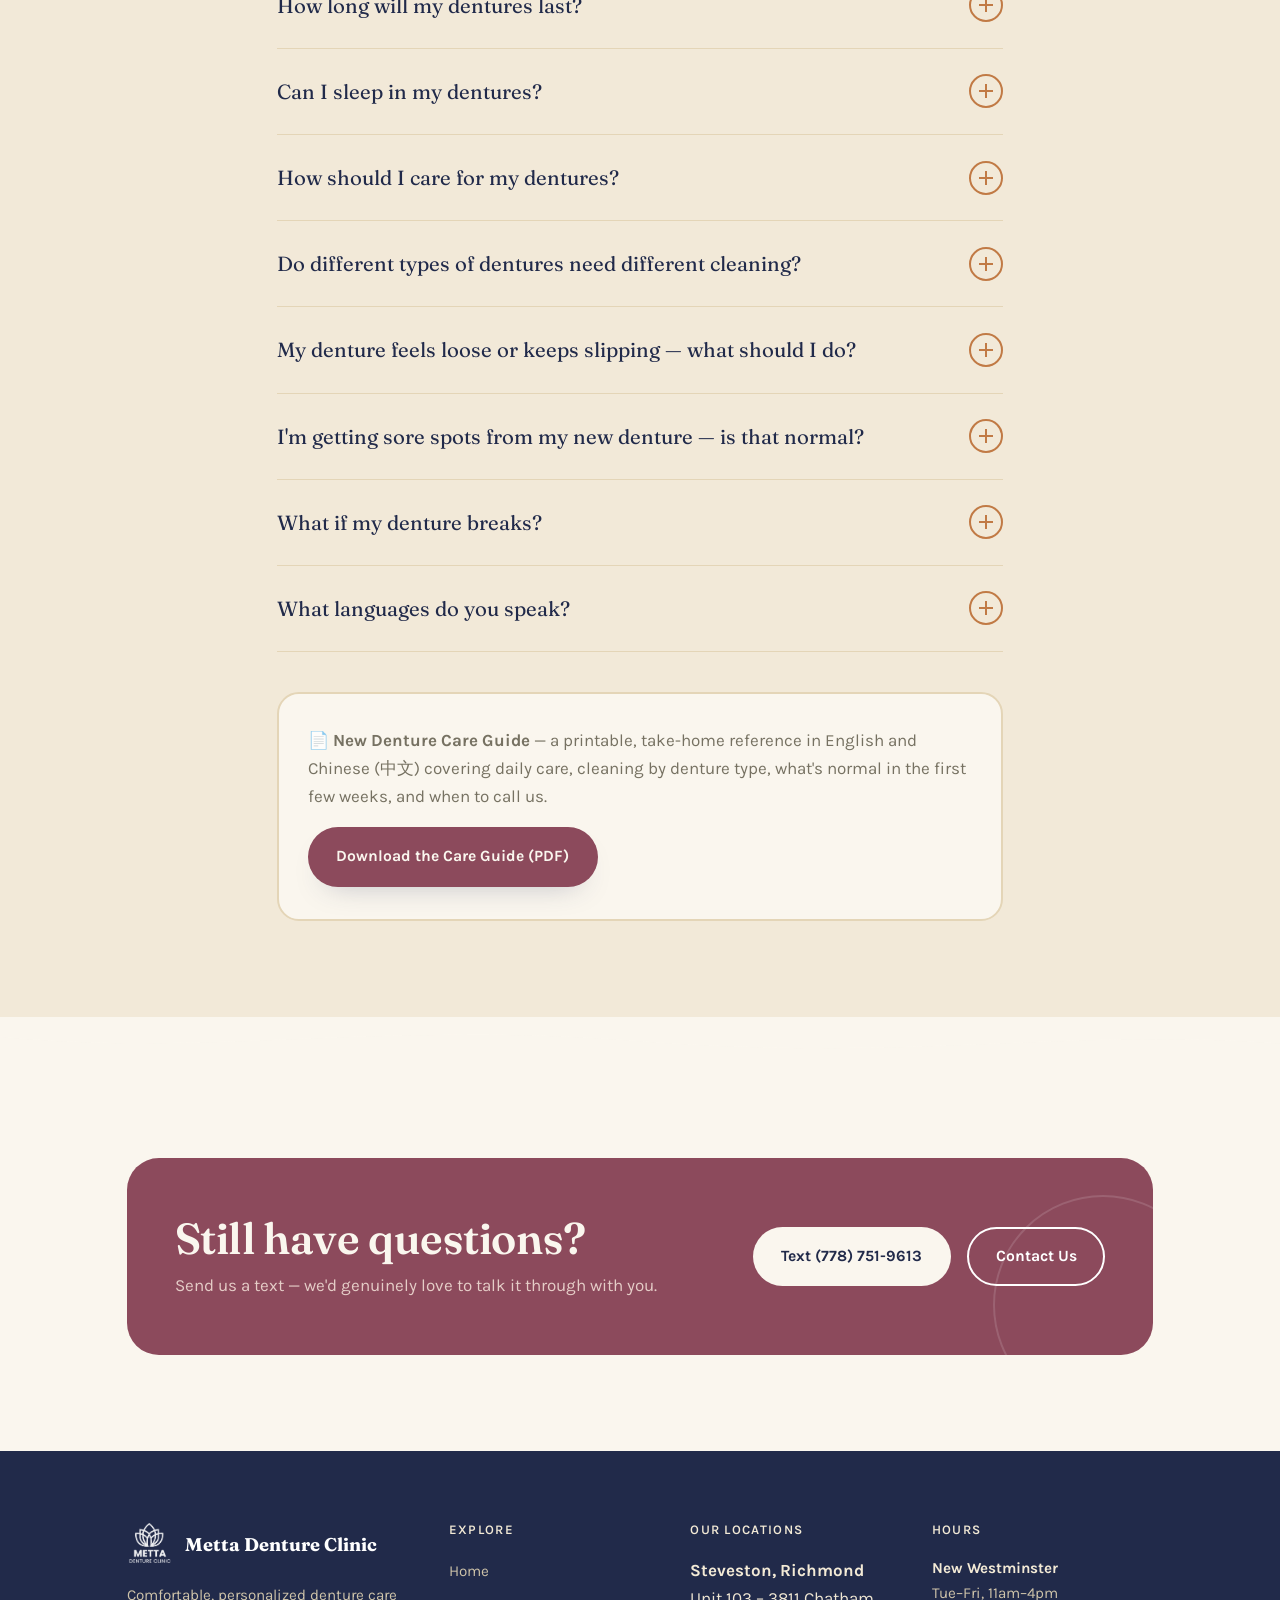
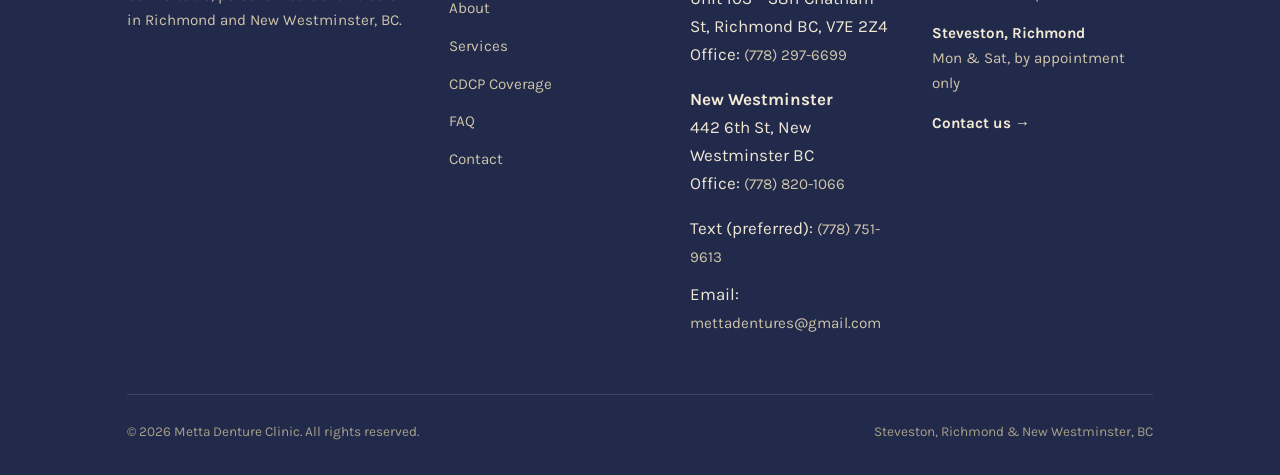
<file: faq.html>
<!DOCTYPE html>
<html lang="en-CA"><head>
<meta charset="UTF-8">
<meta name="viewport" content="width=device-width, initial-scale=1.0">
<title>Denture FAQ: Care, Cost &amp; CDCP | Metta Denture Clinic</title>
<meta name="description" content="Answers to common denture questions: your first visit, cost, CDCP and insurance, cleaning different denture types, sore spots, repairs, and more.">
<link rel="canonical" href="https://mettadentures.com/faq.html">
<meta property="og:type" content="website">
<meta property="og:site_name" content="Metta Denture Clinic">
<meta property="og:locale" content="en_CA">
<meta property="og:title" content="Denture FAQ: Care, Cost &amp; CDCP | Metta Denture Clinic">
<meta property="og:description" content="Answers to common denture questions: your first visit, cost, CDCP and insurance, cleaning different denture types, sore spots, repairs, and more.">
<meta property="og:url" content="https://mettadentures.com/faq.html">
<meta property="og:image" content="https://mettadentures.com/images/og-image.jpg">
<meta property="og:image:width" content="1200">
<meta property="og:image:height" content="630">
<meta property="og:image:alt" content="Metta Denture Clinic — denturist in Richmond and New Westminster, BC">
<meta name="twitter:card" content="summary_large_image">
<link rel="icon" type="image/png" href="images/favicon-lotus.png">
<link rel="preconnect" href="https://fonts.googleapis.com">
<link rel="preconnect" href="https://fonts.gstatic.com" crossorigin>
<link rel="stylesheet" href="https://fonts.googleapis.com/css2?family=Fraunces:ital,opsz,wght@0,9..144,300;0,9..144,400;0,9..144,500;0,9..144,600;0,9..144,700;1,9..144,400;1,9..144,500&amp;family=Karla:wght@400;500;600;700&amp;family=Caveat:wght@500;600;700&amp;display=swap">
<link rel="stylesheet" href="css/style.css">
<script type="application/ld+json" id="faq-schema">
{
  "@context": "https://schema.org",
  "@type": "FAQPage",
  "mainEntity": [
    {
      "@type": "Question",
      "name": "What is a Denturist?",
      "acceptedAnswer": {
        "@type": "Answer",
        "text": "A denturist is a \"denture specialist\" who has received specific education and training and is licensed to provide prosthetics to replace your natural teeth. We see patients clinically and also complete the necessary lab procedures to fabricate, repair, or refit full and partial dentures, as well as dentures over implants. Denturists provide denture services directly to the public and no referral is necessary. For certain procedures, we work in conjunction with dentists or oral surgeons to complete your treatment."
      }
    },
    {
      "@type": "Question",
      "name": "What happens at my first visit?",
      "acceptedAnswer": {
        "@type": "Answer",
        "text": "Your first visit is a free, no-obligation consultation. We'll examine your current denture or oral cavity in person, talk through your options, and answer any questions — no sales pitch, just an honest conversation. Once we understand what you need, we'll give you an accurate price before any treatment begins, and for larger treatments we'll also submit a pre-determination to Sun Life to confirm your CDCP or insurance coverage in advance."
      }
    },
    {
      "@type": "Question",
      "name": "What is the cost involved?",
      "acceptedAnswer": {
        "@type": "Answer",
        "text": "Before we can give you an accurate quote, we need to examine your denture and oral cavity in person. This is why we offer a free, no-obligation initial consultation, so that you can get the most precise price. In many cases, we will give you a range of options that vary in cost. You can also check if you are enrolled in any insurance or health coverage like the Canada Dental Care Plan."
      }
    },
    {
      "@type": "Question",
      "name": "How many appointments will it take to get my dentures?",
      "acceptedAnswer": {
        "@type": "Answer",
        "text": "It varies by treatment. A straightforward reline or repair can often be done in a single visit, while a new complete or partial denture usually involves a few appointments — an initial consultation and impressions, a try-in to check fit and appearance before anything is finalized, and a delivery appointment once everything looks right. We'll map out the exact timeline for your specific situation at your free consultation."
      }
    },
    {
      "@type": "Question",
      "name": "What payment methods do you accept?",
      "acceptedAnswer": {
        "@type": "Answer",
        "text": "We accept all major payment methods — cash, debit, credit card, and e-transfer — whatever's easiest for you."
      }
    },
    {
      "@type": "Question",
      "name": "Do you direct bill insurance?",
      "acceptedAnswer": {
        "@type": "Answer",
        "text": "Yes. We direct bill CDCP as well as many private insurance plans, so in many cases you won't need to pay out of pocket and submit a claim yourself. Bring your plan details to your consultation and we'll confirm exactly what's covered."
      }
    },
    {
      "@type": "Question",
      "name": "Are dentures covered by insurance? Do you accept CDCP?",
      "acceptedAnswer": {
        "@type": "Answer",
        "text": "Yes — we're registered CDCP providers at both our Steveston and New Westminster clinics. The Canadian Dental Care Plan (CDCP) will help pay a large portion of the cost for a wide range of oral health care services. The plan covers complete dentures, denture repairs, relines and rebases, tissue conditioning, and complete immediate dentures. Please check if you are qualified to apply. Please note only a portion of the cost is covered by CDCP — patients might be expected to pay the remaining difference for their treatment. If you qualify for the 100% coverage tier, though, you won't pay us any copay at all. Many private insurance plans also offer denture coverage; bring your plan details to your consultation and we'll help you understand your benefits. See our full CDCP coverage breakdown for income tiers and replacement timelines."
      }
    },
    {
      "@type": "Question",
      "name": "Do you perform tooth extractions?",
      "acceptedAnswer": {
        "@type": "Answer",
        "text": "No — denturists aren't licensed to perform extractions. For that, we work alongside your dentist or an oral surgeon. If you know teeth need to come out, we can design an immediate denture in advance so you're not without teeth while you heal."
      }
    },
    {
      "@type": "Question",
      "name": "How long will my dentures last?",
      "acceptedAnswer": {
        "@type": "Answer",
        "text": "The Denturist Association of BC recommends that dentures be replaced every 5 years. This can vary from person to person and may be influenced by different factors such as the quality of materials used, whether the denture has been regularly refitted, and how quickly your bone structure is changing. If you have dental insurance, most plans will pay towards replacement dentures once they are five or more years old. The denture itself does not change, but your bone structure is always slowly shrinking, and the denture teeth gradually wear out. We are happy to assess your current denture and recommend whether refitting or replacement would be more appropriate."
      }
    },
    {
      "@type": "Question",
      "name": "Can I sleep in my dentures?",
      "acceptedAnswer": {
        "@type": "Answer",
        "text": "It's generally not recommended to sleep in your dentures. Removing them at night allows your gums and oral tissues to rest and recover, reducing the risk of irritation, infection, and soreness. Keeping dentures out overnight also helps prevent potential issues like fungal infections and allows for better overall oral health. If you have specific concerns or circumstances that make it difficult to remove your dentures at night, discuss them with your denturist, who can provide personalized advice and solutions."
      }
    },
    {
      "@type": "Question",
      "name": "How should I care for my dentures?",
      "acceptedAnswer": {
        "@type": "Answer",
        "text": "To care for your dentures, clean them daily with a denture brush and a denture cleaner, avoiding regular toothpaste as it can be too abrasive. Rinse your dentures with water after meals to remove food debris and prevent staining. Soak them overnight in a denture-cleaning solution to keep them moist and prevent warping. Handle your dentures carefully to avoid dropping and damaging them, and rinse your mouth with water or mouthwash when your dentures are removed. Regularly inspect your dentures for any signs of damage and visit your denturist for adjustments."
      }
    },
    {
      "@type": "Question",
      "name": "Do different types of dentures need different cleaning?",
      "acceptedAnswer": {
        "@type": "Answer",
        "text": "Yes — the basics above apply to every denture, but the material makes a difference in a few ways: Complete & acrylic partial dentures — a standard denture-cleaning solution overnight is all they need. Cast-frame partial dentures (metal clasps) — avoid bleach or chlorine-based solutions, which can tarnish or weaken the metal framework over time. Flexible (nylon) dentures — skip alcohol-based or strongly abrasive cleaners, which can dull or warp the material; mild soap and lukewarm water works best. Implant overdentures — clean as usual, plus use a soft interdental brush around the attachment housings to prevent buildup that affects the snap-in fit. Not sure what type you have or the best routine for it? Just ask — we're happy to walk you through it, or download our denture care guide (PDF) to keep at home."
      }
    },
    {
      "@type": "Question",
      "name": "My denture feels loose or keeps slipping — what should I do?",
      "acceptedAnswer": {
        "@type": "Answer",
        "text": "A denture that's gotten loose or shifts around is usually a sign it needs a reline, as your gums and jawbone naturally change shape over time — this is completely normal and very fixable. Come see us rather than living with it or relying on adhesive as a long-term fix; a reline is often partly covered by CDCP."
      }
    },
    {
      "@type": "Question",
      "name": "I'm getting sore spots from my new denture — is that normal?",
      "acceptedAnswer": {
        "@type": "Answer",
        "text": "Some soreness while you adjust to a new denture is common, especially in the first few weeks. That said, you shouldn't have to just live with ongoing discomfort — come back in and we'll adjust the fit. Adjustments are included at no charge for the first 3 months after you get a new denture."
      }
    },
    {
      "@type": "Question",
      "name": "What if my denture breaks?",
      "acceptedAnswer": {
        "@type": "Answer",
        "text": "Contact us right away — texting is usually fastest. Simple repairs can sometimes be done the same day depending on the damage, so don't try to glue or fix it yourself: household glues can be toxic and often make a proper repair more difficult."
      }
    },
    {
      "@type": "Question",
      "name": "What languages do you speak?",
      "acceptedAnswer": {
        "@type": "Answer",
        "text": "We offer services in English, Mandarin and Cantonese for your convenience"
      }
    }
  ]
}
</script>
</head>
<body>

<header class="site-header">
  <div class="container">
    <a href="index.html" class="brand">
      <img src="images/logo-transparent.png" alt="Metta Denture Clinic logo">
      <span class="brand-text"><strong>Metta</strong><span>Denture Clinic</span></span>
    </a>
    <nav class="main-nav">
      <ul>
        <li><a href="index.html">Home</a></li>
        <li><a href="about.html">About</a></li>
        <li><a href="services.html">Services</a></li>
        <li><a href="cdcp.html">CDCP</a></li>
        <li><a href="faq.html" class="active">FAQ</a></li>
        <li><a href="contact.html">Contact</a></li>
      </ul>
    </nav>
    <div class="header-cta">
      <a href="contact.html" class="btn btn-primary">Book a Visit</a>
      <button class="nav-toggle" aria-label="Toggle menu"><span></span><span></span><span></span></button>
    </div>
  </div>
</header>

<main>

  <section class="page-hero">
    <div class="hero-blob-bg" aria-hidden="true" style="width:40%;top:-30%;"></div>
    <div class="container">
      <p class="breadcrumb"><a href="index.html">Home</a> / FAQ</p>
      <p class="eyebrow">Good questions</p>
      <h1>Frequently Asked<br><em style="color:var(--mauve);font-style:italic;">Questions</em></h1>
      <p class="hero-lede">Everything patients ask us most, in one place. Don't see your question? Just call — we're happy to chat.</p>
    </div>
  </section>

  <svg class="divider to-alt" viewBox="0 0 1200 40" preserveAspectRatio="none"><path d="M0 20 C 200 40 350 0 600 18 C 850 36 1000 4 1200 22 L1200 40 L0 40 Z"></path></svg>

  <section class="section section-alt">
    <div class="container" style="max-width:880px;">
      <div class="accordion reveal" data-faq>

        <div class="accordion-item">
          <button class="accordion-trigger">
            <span>What is a Denturist?</span>
            <span class="accordion-icon"></span>
          </button>
          <div class="accordion-panel">
            <div class="accordion-panel-inner">
              <p>A denturist is a "denture specialist" who has received specific education and training and is licensed to provide prosthetics to replace your natural teeth. We see patients clinically and also complete the necessary lab procedures to fabricate, repair, or refit full and partial dentures, as well as dentures over implants. Denturists provide denture services directly to the public and no referral is necessary. For certain procedures, we work in conjunction with dentists or oral surgeons to complete your treatment.</p>
            </div>
          </div>
        </div>

        <div class="accordion-item">
          <button class="accordion-trigger">
            <span>What happens at my first visit?</span>
            <span class="accordion-icon"></span>
          </button>
          <div class="accordion-panel">
            <div class="accordion-panel-inner">
              <p>Your first visit is a free, no-obligation consultation. We'll examine your current denture or oral cavity in person, talk through your options, and answer any questions — no sales pitch, just an honest conversation. Once we understand what you need, we'll give you an accurate price before any treatment begins, and for larger treatments we'll also submit a <a href="cdcp.html" style="color:var(--mauve-deep);font-weight:700;">pre-determination</a> to Sun Life to confirm your CDCP or insurance coverage in advance.</p>
            </div>
          </div>
        </div>

        <div class="accordion-item">
          <button class="accordion-trigger">
            <span>What is the cost involved?</span>
            <span class="accordion-icon"></span>
          </button>
          <div class="accordion-panel">
            <div class="accordion-panel-inner">
              <p>Before we can give you an accurate quote, we need to examine your denture and oral cavity in person. This is why we offer a free, no-obligation initial consultation, so that you can get the most precise price. In many cases, we will give you a range of options that vary in cost. You can also check if you are enrolled in any insurance or health coverage like the Canada Dental Care Plan.</p>
            </div>
          </div>
        </div>

        <div class="accordion-item">
          <button class="accordion-trigger">
            <span>How many appointments will it take to get my dentures?</span>
            <span class="accordion-icon"></span>
          </button>
          <div class="accordion-panel">
            <div class="accordion-panel-inner">
              <p>It varies by treatment. A straightforward reline or repair can often be done in a single visit, while a new complete or partial denture usually involves a few appointments — an initial consultation and impressions, a try-in to check fit and appearance before anything is finalized, and a delivery appointment once everything looks right. We'll map out the exact timeline for your specific situation at your free consultation.</p>
            </div>
          </div>
        </div>

        <div class="accordion-item">
          <button class="accordion-trigger">
            <span>What payment methods do you accept?</span>
            <span class="accordion-icon"></span>
          </button>
          <div class="accordion-panel">
            <div class="accordion-panel-inner">
              <p>We accept all major payment methods — cash, debit, credit card, and e-transfer — whatever's easiest for you.</p>
            </div>
          </div>
        </div>

        <div class="accordion-item">
          <button class="accordion-trigger">
            <span>Do you direct bill insurance?</span>
            <span class="accordion-icon"></span>
          </button>
          <div class="accordion-panel">
            <div class="accordion-panel-inner">
              <p>Yes. We direct bill CDCP as well as many private insurance plans, so in many cases you won't need to pay out of pocket and submit a claim yourself. Bring your plan details to your consultation and we'll confirm exactly what's covered.</p>
            </div>
          </div>
        </div>

        <div class="accordion-item">
          <button class="accordion-trigger">
            <span>Are dentures covered by insurance? Do you accept CDCP?</span>
            <span class="accordion-icon"></span>
          </button>
          <div class="accordion-panel">
            <div class="accordion-panel-inner">
              <p>Yes — we're registered CDCP providers at <strong>both</strong> our Steveston and New Westminster clinics. The Canadian Dental Care Plan (CDCP) will help pay a large portion of the cost for a wide range of oral health care services. The plan covers complete dentures, denture repairs, relines and rebases, tissue conditioning, and complete immediate dentures. Please check if you are qualified to apply. Please note only a portion of the cost is covered by CDCP — patients might be expected to pay the remaining difference for their treatment. If you qualify for the 100% coverage tier, though, you won't pay us any copay at all. Many private insurance plans also offer denture coverage; bring your plan details to your consultation and we'll help you understand your benefits. See our <a href="cdcp.html" style="color:var(--mauve-deep);font-weight:700;">full CDCP coverage breakdown</a> for income tiers and replacement timelines.</p>
            </div>
          </div>
        </div>

        <div class="accordion-item">
          <button class="accordion-trigger">
            <span>Do you perform tooth extractions?</span>
            <span class="accordion-icon"></span>
          </button>
          <div class="accordion-panel">
            <div class="accordion-panel-inner">
              <p>No — denturists aren't licensed to perform extractions. For that, we work alongside your dentist or an oral surgeon. If you know teeth need to come out, we can design an immediate denture in advance so you're not without teeth while you heal.</p>
            </div>
          </div>
        </div>

        <div class="accordion-item">
          <button class="accordion-trigger">
            <span>How long will my dentures last?</span>
            <span class="accordion-icon"></span>
          </button>
          <div class="accordion-panel">
            <div class="accordion-panel-inner">
              <p>The Denturist Association of BC recommends that dentures be replaced every 5 years. This can vary from person to person and may be influenced by different factors such as the quality of materials used, whether the denture has been regularly refitted, and how quickly your bone structure is changing. If you have dental insurance, most plans will pay towards replacement dentures once they are five or more years old. The denture itself does not change, but your bone structure is always slowly shrinking, and the denture teeth gradually wear out. We are happy to assess your current denture and recommend whether refitting or replacement would be more appropriate.</p>
            </div>
          </div>
        </div>

        <div class="accordion-item">
          <button class="accordion-trigger">
            <span>Can I sleep in my dentures?</span>
            <span class="accordion-icon"></span>
          </button>
          <div class="accordion-panel">
            <div class="accordion-panel-inner">
              <p>It's generally not recommended to sleep in your dentures. Removing them at night allows your gums and oral tissues to rest and recover, reducing the risk of irritation, infection, and soreness. Keeping dentures out overnight also helps prevent potential issues like fungal infections and allows for better overall oral health. If you have specific concerns or circumstances that make it difficult to remove your dentures at night, discuss them with your denturist, who can provide personalized advice and solutions.</p>
            </div>
          </div>
        </div>

        <div class="accordion-item">
          <button class="accordion-trigger">
            <span>How should I care for my dentures?</span>
            <span class="accordion-icon"></span>
          </button>
          <div class="accordion-panel">
            <div class="accordion-panel-inner">
              <p>To care for your dentures, clean them daily with a denture brush and a denture cleaner, avoiding regular toothpaste as it can be too abrasive. Rinse your dentures with water after meals to remove food debris and prevent staining. Soak them overnight in a denture-cleaning solution to keep them moist and prevent warping. Handle your dentures carefully to avoid dropping and damaging them, and rinse your mouth with water or mouthwash when your dentures are removed. Regularly inspect your dentures for any signs of damage and visit your denturist for adjustments.</p>
            </div>
          </div>
        </div>

        <div class="accordion-item">
          <button class="accordion-trigger">
            <span>Do different types of dentures need different cleaning?</span>
            <span class="accordion-icon"></span>
          </button>
          <div class="accordion-panel">
            <div class="accordion-panel-inner">
              <p>Yes — the basics above apply to every denture, but the material makes a difference in a few ways:</p>
              <ul style="margin:0.8em 0 0.8em 1.2em;padding:0;">
                <li style="margin-bottom:0.5em;"><strong>Complete &amp; acrylic partial dentures</strong> — a standard denture-cleaning solution overnight is all they need.</li>
                <li style="margin-bottom:0.5em;"><strong>Cast-frame partial dentures (metal clasps)</strong> — avoid bleach or chlorine-based solutions, which can tarnish or weaken the metal framework over time.</li>
                <li style="margin-bottom:0.5em;"><strong>Flexible (nylon) dentures</strong> — skip alcohol-based or strongly abrasive cleaners, which can dull or warp the material; mild soap and lukewarm water works best.</li>
                <li><strong>Implant overdentures</strong> — clean as usual, plus use a soft interdental brush around the attachment housings to prevent buildup that affects the snap-in fit.</li>
              </ul>
              <p>Not sure what type you have or the best routine for it? Just ask — we're happy to walk you through it, or download our <a href="downloads/metta-denture-care-guide.pdf" target="_blank" rel="noopener" style="color:var(--mauve-deep);font-weight:700;">denture care guide (PDF)</a> to keep at home.</p>
            </div>
          </div>
        </div>

        <div class="accordion-item">
          <button class="accordion-trigger">
            <span>My denture feels loose or keeps slipping — what should I do?</span>
            <span class="accordion-icon"></span>
          </button>
          <div class="accordion-panel">
            <div class="accordion-panel-inner">
              <p>A denture that's gotten loose or shifts around is usually a sign it needs a reline, as your gums and jawbone naturally change shape over time — this is completely normal and very fixable. Come see us rather than living with it or relying on adhesive as a long-term fix; a reline is often partly covered by CDCP.</p>
            </div>
          </div>
        </div>

        <div class="accordion-item">
          <button class="accordion-trigger">
            <span>I'm getting sore spots from my new denture — is that normal?</span>
            <span class="accordion-icon"></span>
          </button>
          <div class="accordion-panel">
            <div class="accordion-panel-inner">
              <p>Some soreness while you adjust to a new denture is common, especially in the first few weeks. That said, you shouldn't have to just live with ongoing discomfort — come back in and we'll adjust the fit. Adjustments are included at no charge for the first 3 months after you get a new denture.</p>
            </div>
          </div>
        </div>

        <div class="accordion-item">
          <button class="accordion-trigger">
            <span>What if my denture breaks?</span>
            <span class="accordion-icon"></span>
          </button>
          <div class="accordion-panel">
            <div class="accordion-panel-inner">
              <p>Contact us right away — texting is usually fastest. Simple repairs can sometimes be done the same day depending on the damage, so don't try to glue or fix it yourself: household glues can be toxic and often make a proper repair more difficult.</p>
            </div>
          </div>
        </div>

        <div class="accordion-item">
          <button class="accordion-trigger">
            <span>What languages do you speak?</span>
            <span class="accordion-icon"></span>
          </button>
          <div class="accordion-panel">
            <div class="accordion-panel-inner">
              <p>We offer services in English, Mandarin and Cantonese for your convenience</p>
            </div>
          </div>
        </div>

      </div>

      <div class="testimonial-card reveal" style="text-align:left;margin-top:2.5rem;border-style:solid;">
        <p style="margin:0 0 1em;"><strong>📄 New Denture Care Guide</strong> — a printable, take-home reference in English and Chinese (中文) covering daily care, cleaning by denture type, what's normal in the first few weeks, and when to call us.</p>
        <a href="downloads/metta-denture-care-guide.pdf" target="_blank" rel="noopener" class="btn btn-primary">Download the Care Guide (PDF)</a>
      </div>
    </div>
  </section>

  <svg class="divider from-alt" viewBox="0 0 1200 40" preserveAspectRatio="none"><path d="M0 18 C 200 36 350 4 600 22 C 850 40 1000 10 1200 24 L1200 40 L0 40 Z"></path></svg>

  <!-- CTA BANNER -->
  <section class="section">
    <div class="container">
      <div class="cta-banner reveal">
        <div>
          <h2>Still have questions?</h2>
          <p>Send us a text — we'd genuinely love to talk it through with you.</p>
        </div>
        <div class="actions">
          <a href="sms:7787519613" class="btn btn-light">Text (778) 751-9613</a>
          <a href="contact.html" class="btn btn-ghost" style="border-color:#fff;color:#fff;">Contact Us</a>
        </div>
      </div>
    </div>
  </section>

</main>

<footer class="site-footer">
  <div class="container">
    <div class="footer-grid">
      <div>
        <div class="footer-brand">
          <img src="images/logo-transparent.png" alt="Metta Denture Clinic logo">
          <strong>Metta Denture Clinic</strong>
        </div>
        <p>Comfortable, personalized denture care in Richmond and New Westminster, BC.</p>
      </div>
      <div>
        <h4>Explore</h4>
        <ul>
          <li><a href="index.html">Home</a></li>
          <li><a href="about.html">About</a></li>
          <li><a href="services.html">Services</a></li>
          <li><a href="cdcp.html">CDCP Coverage</a></li>
          <li><a href="faq.html">FAQ</a></li>
          <li><a href="contact.html">Contact</a></li>
        </ul>
      </div>
      <div>
        <h4>Our Locations</h4>
        <ul>
          <li><strong style="color:#f3ead6;">Steveston, Richmond</strong><br>Unit 103 – 3811 Chatham St, Richmond BC, V7E 2Z4<br>Office: <a href="tel:7782976699">(778) 297-6699</a></li>
          <li style="margin-top:1em;"><strong style="color:#f3ead6;">New Westminster</strong><br>442 6th St, New Westminster BC<br>Office: <a href="tel:7788201066">(778) 820-1066</a></li>
          <li style="margin-top:1em;">Text (preferred): <a href="sms:7787519613">(778) 751-9613</a></li>
          <li style="margin-top:0.6em;">Email: <a href="mailto:mettadentures@gmail.com">mettadentures@gmail.com</a></li>
        </ul>
      </div>
      <div>
        <h4>Hours</h4>
        <p style="color:#cfc4aa;font-size:0.95rem;"><strong style="color:#f3ead6;">New Westminster</strong><br>Tue–Fri, 11am–4pm</p>
        <p style="color:#cfc4aa;font-size:0.95rem;margin-top:0.6em;"><strong style="color:#f3ead6;">Steveston, Richmond</strong><br>Mon &amp; Sat, by appointment only</p>
        <p style="margin-top:0.8em;"><a href="contact.html" style="color:#f3ead6;font-weight:700;">Contact us →</a></p>
      </div>
    </div>
    <div class="footer-bottom">
      <span>© 2026 Metta Denture Clinic. All rights reserved.</span>
      <span>Steveston, Richmond &amp; New Westminster, BC</span>
    </div>
  </div>
</footer>

<script src="js/main.js"></script>
<script src="js/assistant.js"></script>
</body>
</html>
</file>
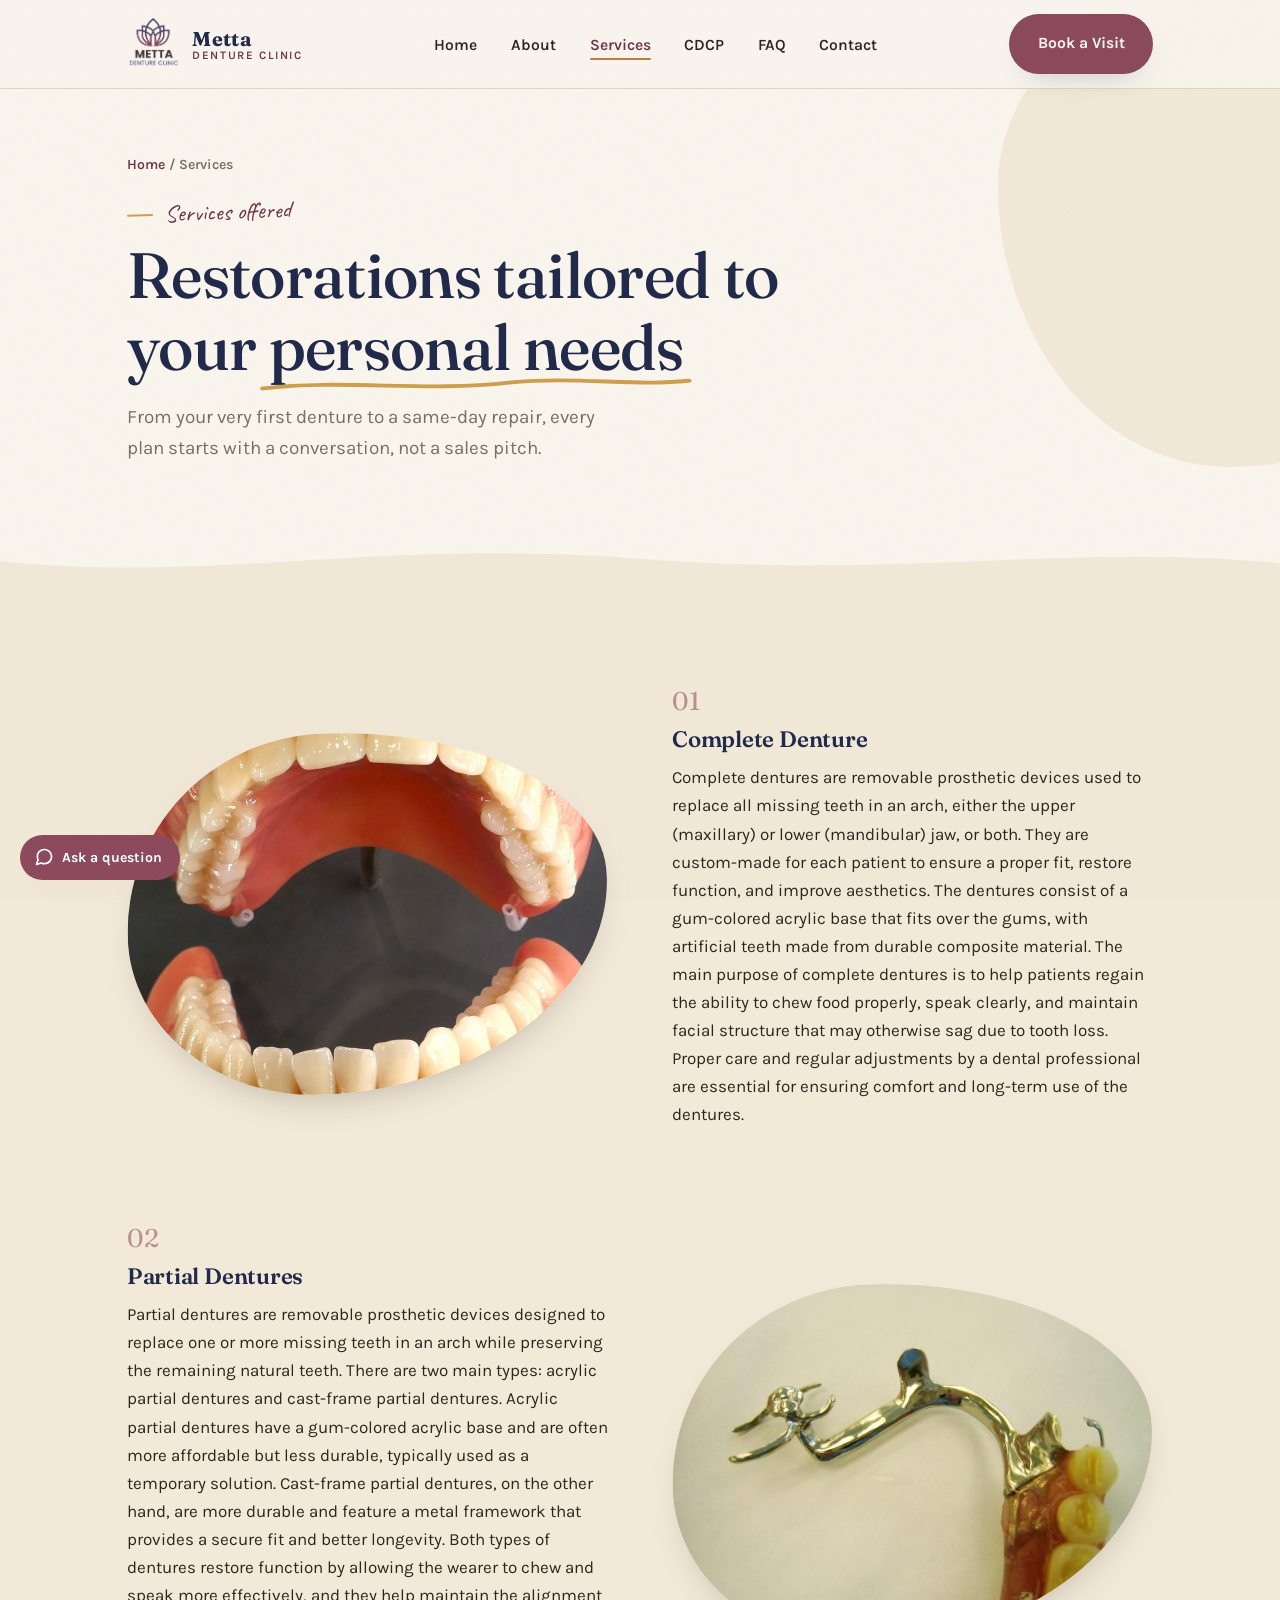
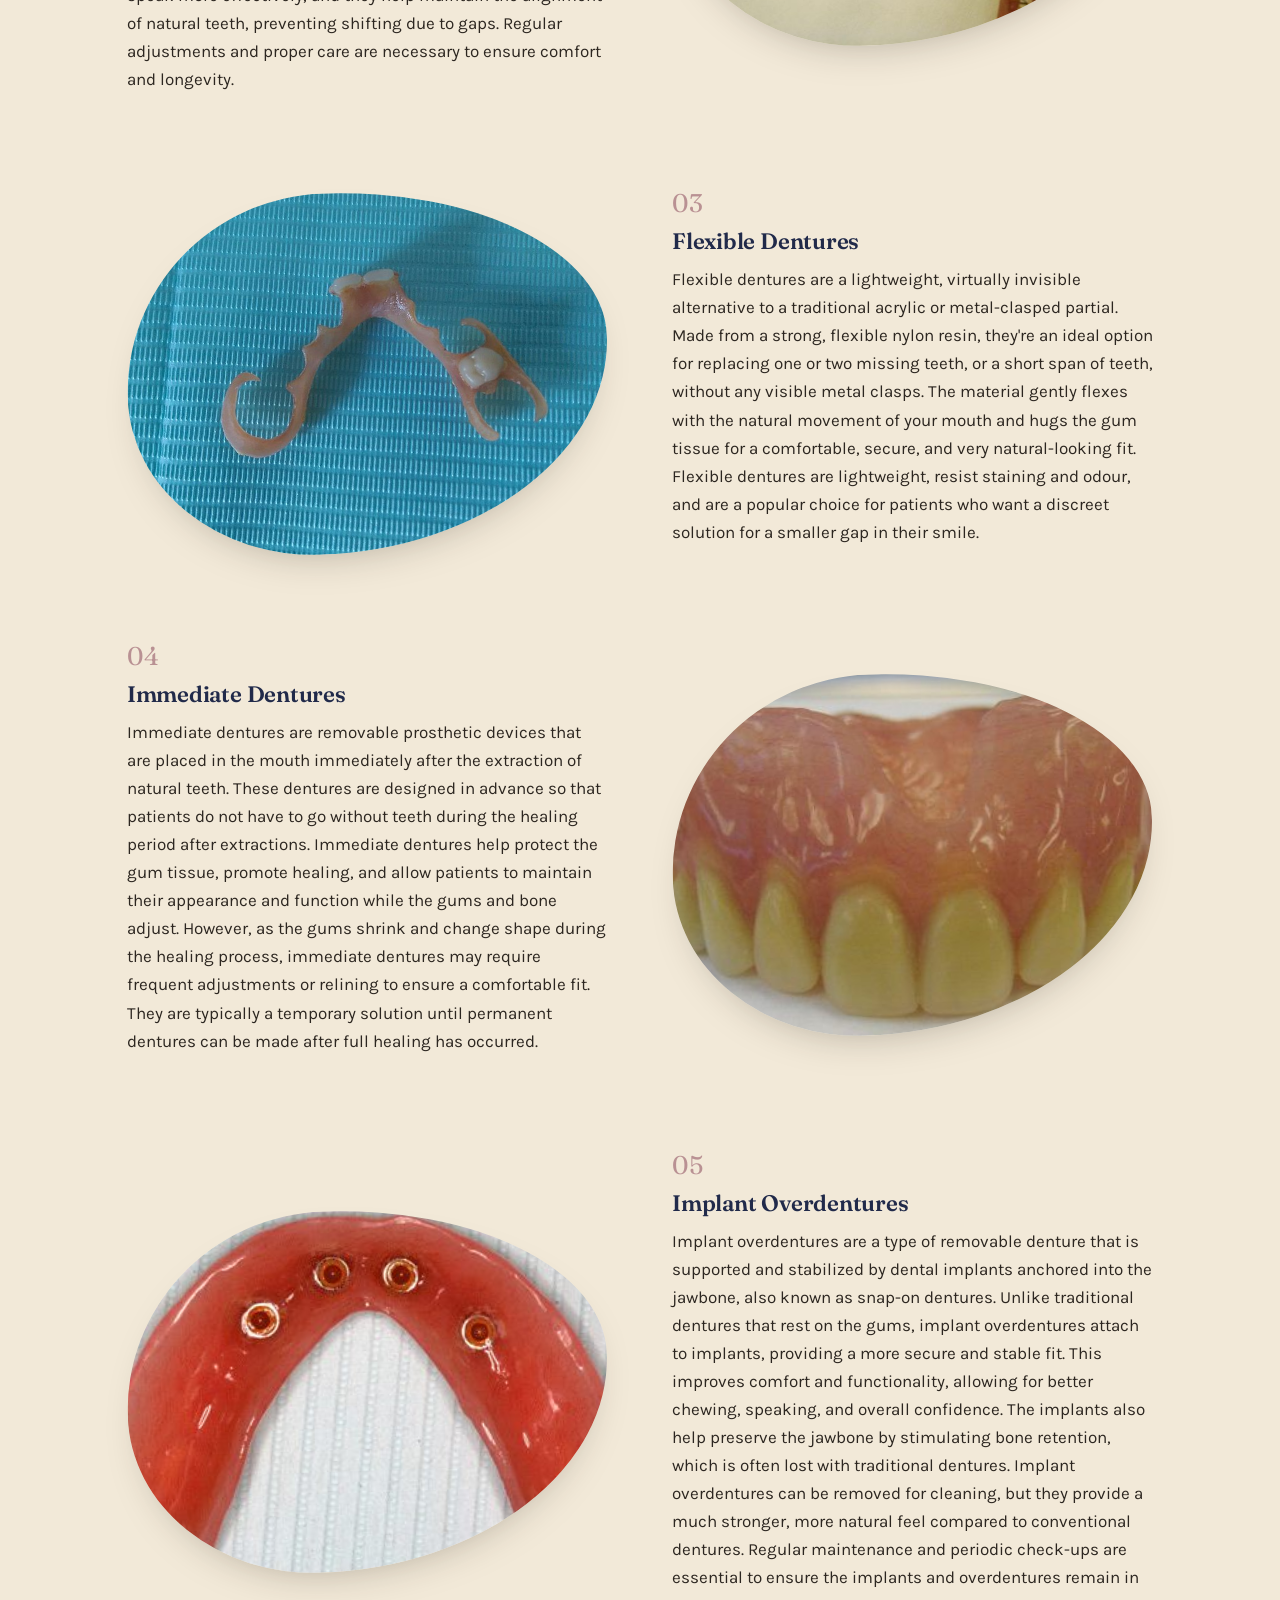
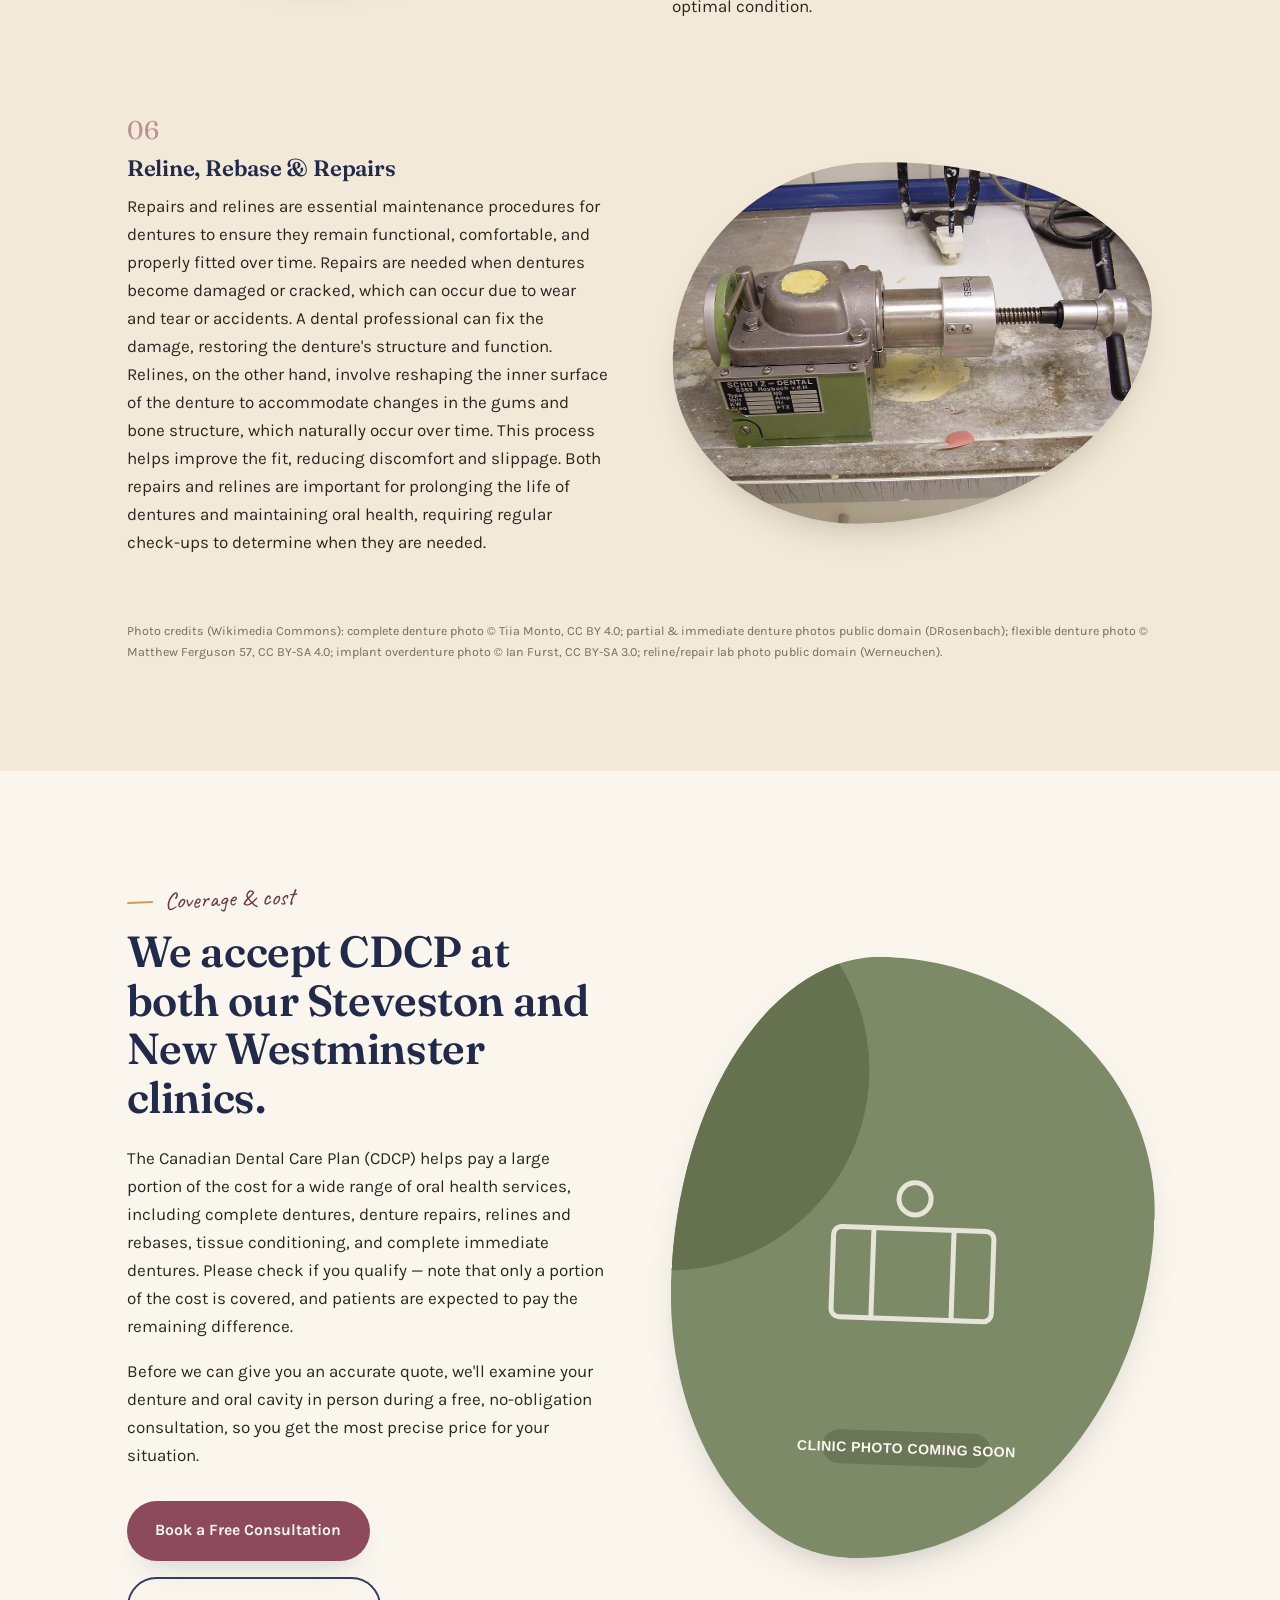
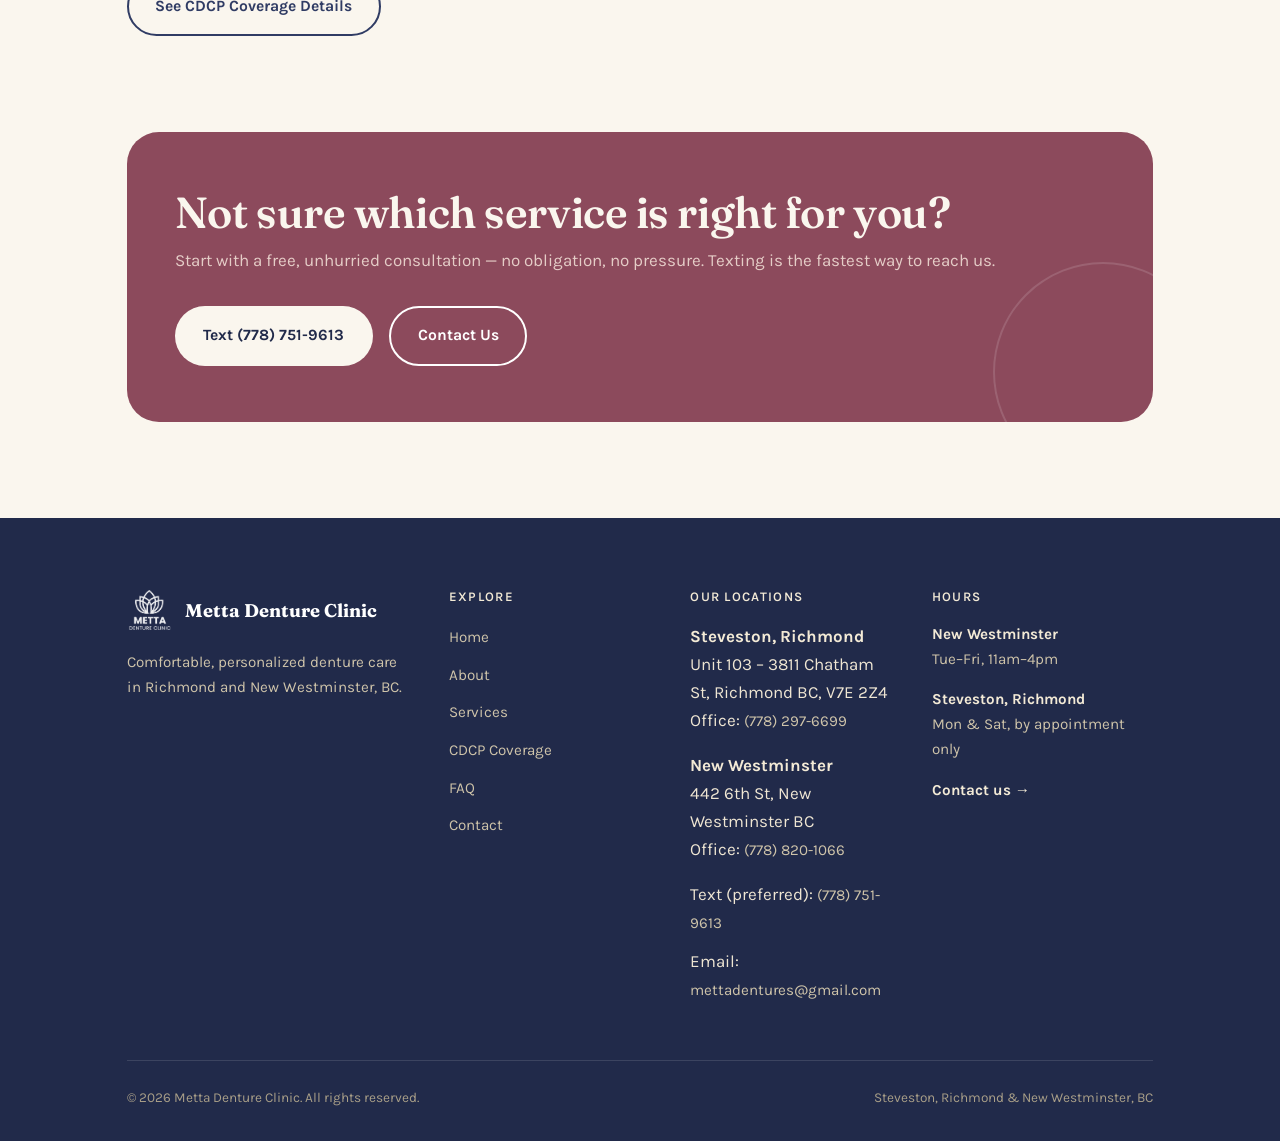
<file: services.html>
<!DOCTYPE html>
<html lang="en-CA">
<head>
<meta charset="UTF-8">
<meta name="viewport" content="width=device-width, initial-scale=1.0">
<title>Complete, Partial &amp; Implant Dentures | Metta Denture Clinic</title>
<meta name="description" content="Complete, partial, flexible, immediate and implant overdentures, plus relines and repairs, at our Richmond and New Westminster clinics. CDCP accepted.">
<link rel="canonical" href="https://mettadentures.com/services.html">
<meta property="og:type" content="website">
<meta property="og:site_name" content="Metta Denture Clinic">
<meta property="og:locale" content="en_CA">
<meta property="og:title" content="Complete, Partial &amp; Implant Dentures | Metta Denture Clinic">
<meta property="og:description" content="Complete, partial, flexible, immediate and implant overdentures, plus relines and repairs, at our Richmond and New Westminster clinics. CDCP accepted.">
<meta property="og:url" content="https://mettadentures.com/services.html">
<meta property="og:image" content="https://mettadentures.com/images/og-image.jpg">
<meta property="og:image:width" content="1200">
<meta property="og:image:height" content="630">
<meta property="og:image:alt" content="Metta Denture Clinic — denturist in Richmond and New Westminster, BC">
<meta name="twitter:card" content="summary_large_image">
<link rel="icon" type="image/png" href="images/favicon-lotus.png">
<link rel="preconnect" href="https://fonts.googleapis.com">
<link rel="preconnect" href="https://fonts.gstatic.com" crossorigin>
<link rel="stylesheet" href="https://fonts.googleapis.com/css2?family=Fraunces:ital,opsz,wght@0,9..144,300;0,9..144,400;0,9..144,500;0,9..144,600;0,9..144,700;1,9..144,400;1,9..144,500&amp;family=Karla:wght@400;500;600;700&amp;family=Caveat:wght@500;600;700&amp;display=swap">
<link rel="stylesheet" href="css/style.css">
</head>
<body>

<header class="site-header">
  <div class="container">
    <a href="index.html" class="brand">
      <img src="images/logo-transparent.png" alt="Metta Denture Clinic logo">
      <span class="brand-text"><strong>Metta</strong><span>Denture Clinic</span></span>
    </a>
    <nav class="main-nav">
      <ul>
        <li><a href="index.html">Home</a></li>
        <li><a href="about.html">About</a></li>
        <li><a href="services.html" class="active">Services</a></li>
        <li><a href="cdcp.html">CDCP</a></li>
        <li><a href="faq.html">FAQ</a></li>
        <li><a href="contact.html">Contact</a></li>
      </ul>
    </nav>
    <div class="header-cta">
      <a href="contact.html" class="btn btn-primary">Book a Visit</a>
      <button class="nav-toggle" aria-label="Toggle menu"><span></span><span></span><span></span></button>
    </div>
  </div>
</header>

<main>

  <section class="page-hero">
    <div class="hero-blob-bg" aria-hidden="true" style="width:40%;top:-30%;"></div>
    <div class="container">
      <p class="breadcrumb"><a href="index.html">Home</a> / Services</p>
      <p class="eyebrow">Services offered</p>
      <h1>Restorations tailored to<br>your <span class="underline-scribble">personal needs<svg viewBox="0 0 260 20" preserveAspectRatio="none"><path d="M2 14 C 50 4 100 18 150 8 C 190 1 225 12 258 6" stroke="currentColor" stroke-width="4" fill="none" stroke-linecap="round"/></svg></span></h1>
      <p class="hero-lede">From your very first denture to a same-day repair, every plan starts with a conversation, not a sales pitch.</p>
    </div>
  </section>

  <svg class="divider to-alt" viewBox="0 0 1200 40" preserveAspectRatio="none"><path d="M0 20 C 200 40 350 0 600 18 C 850 36 1000 4 1200 22 L1200 40 L0 40 Z"></path></svg>

  <section class="section section-alt">
    <div class="container">

      <div class="split reveal" style="margin-bottom:4.5rem;">
        <div class="split-media">
          <div class="frame sq"><img src="images/service-photo-complete.jpg" alt="A complete upper and lower denture set"></div>
        </div>
        <div class="split-copy">
          <div class="service-num">01</div>
          <h3>Complete Denture</h3>
          <p>Complete dentures are removable prosthetic devices used to replace all missing teeth in an arch, either the upper (maxillary) or lower (mandibular) jaw, or both. They are custom-made for each patient to ensure a proper fit, restore function, and improve aesthetics. The dentures consist of a gum-colored acrylic base that fits over the gums, with artificial teeth made from durable composite material. The main purpose of complete dentures is to help patients regain the ability to chew food properly, speak clearly, and maintain facial structure that may otherwise sag due to tooth loss. Proper care and regular adjustments by a dental professional are essential for ensuring comfort and long-term use of the dentures.</p>
        </div>
      </div>

      <div class="split reverse reveal" style="margin-bottom:4.5rem;">
        <div class="split-media">
          <div class="frame sq"><img src="images/service-photo-partial.jpg" loading="lazy" alt="A removable partial denture with a metal clasp"></div>
        </div>
        <div class="split-copy">
          <div class="service-num">02</div>
          <h3>Partial Dentures</h3>
          <p>Partial dentures are removable prosthetic devices designed to replace one or more missing teeth in an arch while preserving the remaining natural teeth. There are two main types: acrylic partial dentures and cast-frame partial dentures. Acrylic partial dentures have a gum-colored acrylic base and are often more affordable but less durable, typically used as a temporary solution. Cast-frame partial dentures, on the other hand, are more durable and feature a metal framework that provides a secure fit and better longevity. Both types of dentures restore function by allowing the wearer to chew and speak more effectively, and they help maintain the alignment of natural teeth, preventing shifting due to gaps. Regular adjustments and proper care are necessary to ensure comfort and longevity.</p>
        </div>
      </div>

      <div class="split reveal" style="margin-bottom:4.5rem;">
        <div class="split-media">
          <div class="frame sq"><img src="images/service-photo-flexible.jpg" loading="lazy" alt="A flexible nylon partial denture"></div>
        </div>
        <div class="split-copy">
          <div class="service-num">03</div>
          <h3>Flexible Dentures</h3>
          <p>Flexible dentures are a lightweight, virtually invisible alternative to a traditional acrylic or metal-clasped partial. Made from a strong, flexible nylon resin, they're an ideal option for replacing one or two missing teeth, or a short span of teeth, without any visible metal clasps. The material gently flexes with the natural movement of your mouth and hugs the gum tissue for a comfortable, secure, and very natural-looking fit. Flexible dentures are lightweight, resist staining and odour, and are a popular choice for patients who want a discreet solution for a smaller gap in their smile.</p>
        </div>
      </div>

      <div class="split reverse reveal" style="margin-bottom:4.5rem;">
        <div class="split-media">
          <div class="frame sq"><img src="images/service-photo-immediate.jpg" loading="lazy" alt="An immediate denture ready to be placed after extraction"></div>
        </div>
        <div class="split-copy">
          <div class="service-num">04</div>
          <h3>Immediate Dentures</h3>
          <p>Immediate dentures are removable prosthetic devices that are placed in the mouth immediately after the extraction of natural teeth. These dentures are designed in advance so that patients do not have to go without teeth during the healing period after extractions. Immediate dentures help protect the gum tissue, promote healing, and allow patients to maintain their appearance and function while the gums and bone adjust. However, as the gums shrink and change shape during the healing process, immediate dentures may require frequent adjustments or relining to ensure a comfortable fit. They are typically a temporary solution until permanent dentures can be made after full healing has occurred.</p>
        </div>
      </div>

      <div class="split reveal" style="margin-bottom:4.5rem;">
        <div class="split-media">
          <div class="frame sq"><img src="images/service-photo-implant.jpg" loading="lazy" alt="The underside of an implant overdenture showing the attachment housings"></div>
        </div>
        <div class="split-copy">
          <div class="service-num">05</div>
          <h3>Implant Overdentures</h3>
          <p>Implant overdentures are a type of removable denture that is supported and stabilized by dental implants anchored into the jawbone, also known as snap-on dentures. Unlike traditional dentures that rest on the gums, implant overdentures attach to implants, providing a more secure and stable fit. This improves comfort and functionality, allowing for better chewing, speaking, and overall confidence. The implants also help preserve the jawbone by stimulating bone retention, which is often lost with traditional dentures. Implant overdentures can be removed for cleaning, but they provide a much stronger, more natural feel compared to conventional dentures. Regular maintenance and periodic check-ups are essential to ensure the implants and overdentures remain in optimal condition.</p>
        </div>
      </div>

      <div class="split reverse reveal">
        <div class="split-media">
          <div class="frame sq"><img src="images/service-photo-reline.jpg" loading="lazy" alt="A denturist adjusting a denture in the lab"></div>
        </div>
        <div class="split-copy">
          <div class="service-num">06</div>
          <h3>Reline, Rebase &amp; Repairs</h3>
          <p>Repairs and relines are essential maintenance procedures for dentures to ensure they remain functional, comfortable, and properly fitted over time. Repairs are needed when dentures become damaged or cracked, which can occur due to wear and tear or accidents. A dental professional can fix the damage, restoring the denture's structure and function. Relines, on the other hand, involve reshaping the inner surface of the denture to accommodate changes in the gums and bone structure, which naturally occur over time. This process helps improve the fit, reducing discomfort and slippage. Both repairs and relines are important for prolonging the life of dentures and maintaining oral health, requiring regular check-ups to determine when they are needed.</p>
        </div>
      </div>

      <p style="font-size:0.78rem;color:var(--ink-soft);margin-top:3rem;">
        Photo credits (Wikimedia Commons): complete denture photo &copy; Tiia Monto, <a href="https://creativecommons.org/licenses/by/4.0/" style="color:inherit;">CC BY 4.0</a>; partial &amp; immediate denture photos public domain (DRosenbach); flexible denture photo &copy; Matthew Ferguson 57, <a href="https://creativecommons.org/licenses/by-sa/4.0/" style="color:inherit;">CC BY-SA 4.0</a>; implant overdenture photo &copy; Ian Furst, <a href="https://creativecommons.org/licenses/by-sa/3.0/" style="color:inherit;">CC BY-SA 3.0</a>; reline/repair lab photo public domain (Werneuchen).
      </p>

    </div>
  </section>

  <svg class="divider from-alt" viewBox="0 0 1200 40" preserveAspectRatio="none"><path d="M0 22 C 250 2 400 38 650 20 C 900 2 1050 30 1200 18 L1200 40 L0 40 Z"></path></svg>

  <!-- CDCP CALLOUT -->
  <section class="section" style="padding-top:4rem;">
    <div class="container split reverse">
      <div class="split-media reveal">
        <div class="frame" style="transform:rotate(2deg);">
          <img src="images/placeholder-clinic-4.svg" loading="lazy" alt="Placeholder photo of the denture lab">
        </div>
      </div>
      <div class="split-copy reveal">
        <p class="eyebrow">Coverage &amp; cost</p>
        <h2>We accept CDCP at both our Steveston and New Westminster clinics.</h2>
        <p>The Canadian Dental Care Plan (CDCP) helps pay a large portion of the cost for a wide range of oral health services, including complete dentures, denture repairs, relines and rebases, tissue conditioning, and complete immediate dentures. Please check if you qualify — note that only a portion of the cost is covered, and patients are expected to pay the remaining difference.</p>
        <p>Before we can give you an accurate quote, we'll examine your denture and oral cavity in person during a free, no-obligation consultation, so you get the most precise price for your situation.</p>
        <div class="hero-actions">
          <a href="contact.html" class="btn btn-primary">Book a Free Consultation</a>
          <a href="cdcp.html" class="btn btn-ghost">See CDCP Coverage Details</a>
        </div>
      </div>
    </div>
  </section>

  <!-- CTA BANNER -->
  <section class="section" style="padding-top:0;">
    <div class="container">
      <div class="cta-banner reveal">
        <div>
          <h2>Not sure which service is right for you?</h2>
          <p>Start with a free, unhurried consultation — no obligation, no pressure. Texting is the fastest way to reach us.</p>
        </div>
        <div class="actions">
          <a href="sms:7787519613" class="btn btn-light">Text (778) 751-9613</a>
          <a href="contact.html" class="btn btn-ghost" style="border-color:#fff;color:#fff;">Contact Us</a>
        </div>
      </div>
    </div>
  </section>

</main>

<footer class="site-footer">
  <div class="container">
    <div class="footer-grid">
      <div>
        <div class="footer-brand">
          <img src="images/logo-transparent.png" alt="Metta Denture Clinic logo">
          <strong>Metta Denture Clinic</strong>
        </div>
        <p>Comfortable, personalized denture care in Richmond and New Westminster, BC.</p>
      </div>
      <div>
        <h4>Explore</h4>
        <ul>
          <li><a href="index.html">Home</a></li>
          <li><a href="about.html">About</a></li>
          <li><a href="services.html">Services</a></li>
          <li><a href="cdcp.html">CDCP Coverage</a></li>
          <li><a href="faq.html">FAQ</a></li>
          <li><a href="contact.html">Contact</a></li>
        </ul>
      </div>
      <div>
        <h4>Our Locations</h4>
        <ul>
          <li><strong style="color:#f3ead6;">Steveston, Richmond</strong><br>Unit 103 – 3811 Chatham St, Richmond BC, V7E 2Z4<br>Office: <a href="tel:7782976699">(778) 297-6699</a></li>
          <li style="margin-top:1em;"><strong style="color:#f3ead6;">New Westminster</strong><br>442 6th St, New Westminster BC<br>Office: <a href="tel:7788201066">(778) 820-1066</a></li>
          <li style="margin-top:1em;">Text (preferred): <a href="sms:7787519613">(778) 751-9613</a></li>
          <li style="margin-top:0.6em;">Email: <a href="mailto:mettadentures@gmail.com">mettadentures@gmail.com</a></li>
        </ul>
      </div>
      <div>
        <h4>Hours</h4>
        <p style="color:#cfc4aa;font-size:0.95rem;"><strong style="color:#f3ead6;">New Westminster</strong><br>Tue–Fri, 11am–4pm</p>
        <p style="color:#cfc4aa;font-size:0.95rem;margin-top:0.6em;"><strong style="color:#f3ead6;">Steveston, Richmond</strong><br>Mon &amp; Sat, by appointment only</p>
        <p style="margin-top:0.8em;"><a href="contact.html" style="color:#f3ead6;font-weight:700;">Contact us →</a></p>
      </div>
    </div>
    <div class="footer-bottom">
      <span>© 2026 Metta Denture Clinic. All rights reserved.</span>
      <span>Steveston, Richmond &amp; New Westminster, BC</span>
    </div>
  </div>
</footer>

<script src="js/main.js"></script>
<script src="js/assistant.js"></script>
</body>
</html>
</file>
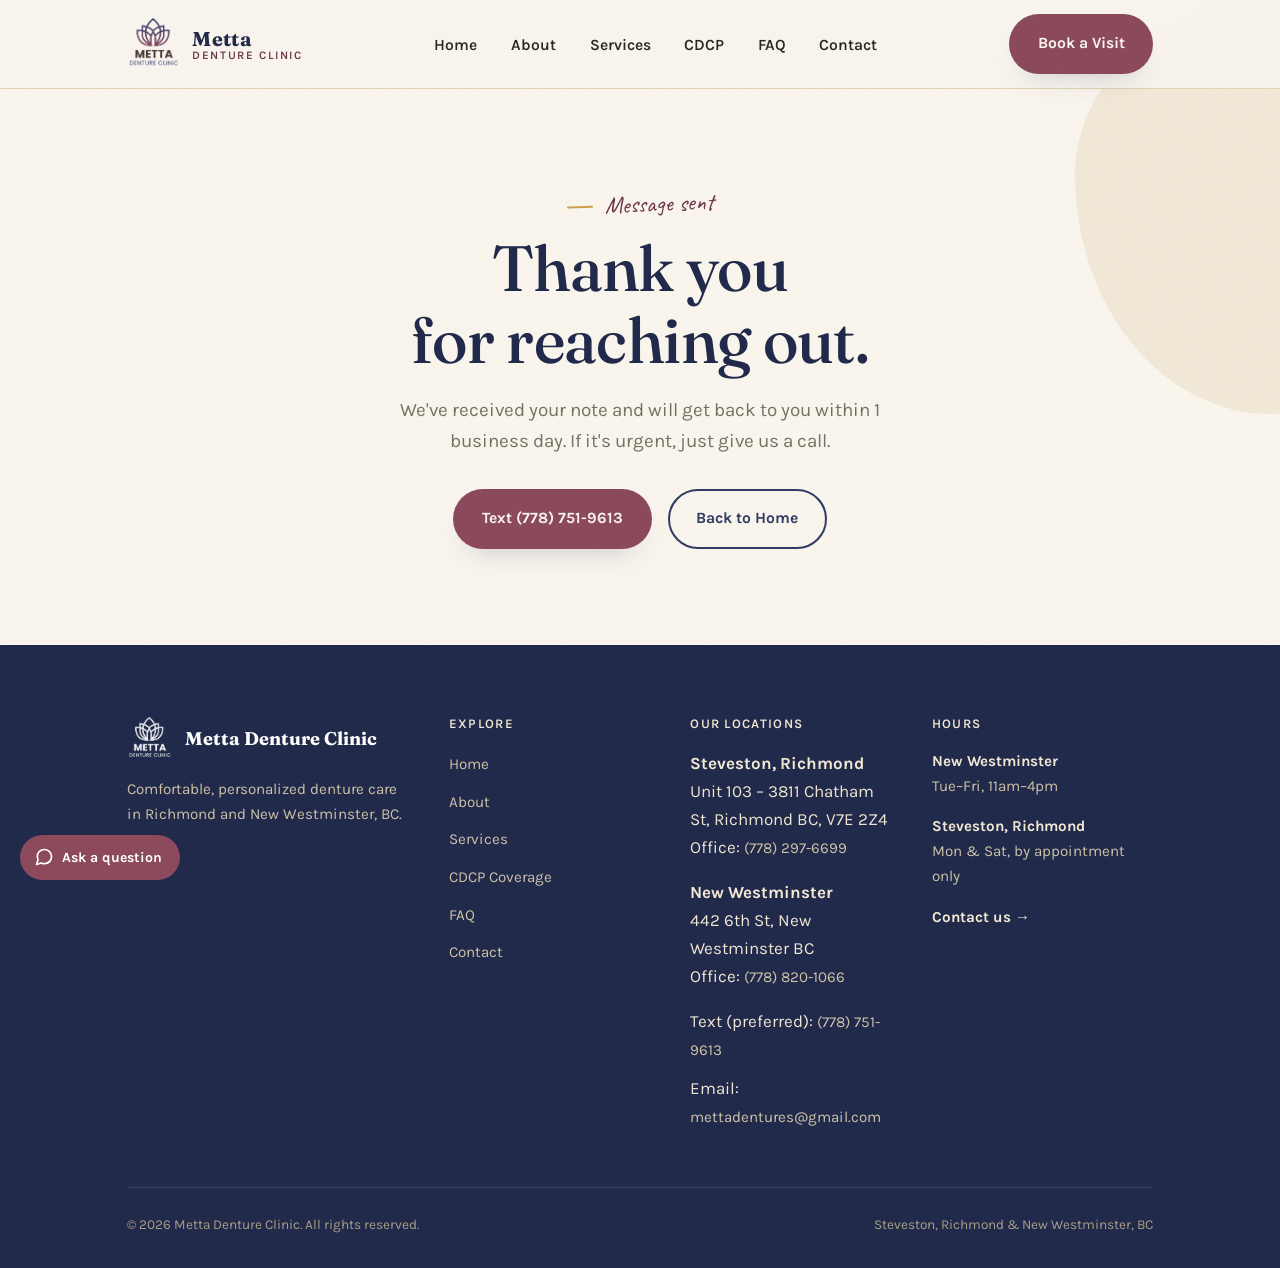
<file: thank-you.html>
<!DOCTYPE html>
<html lang="en-CA">
<head>
<meta charset="UTF-8">
<meta name="viewport" content="width=device-width, initial-scale=1.0">
<title>Message Sent | Metta Denture Clinic</title>
<meta name="robots" content="noindex">
<link rel="icon" type="image/png" href="images/favicon-lotus.png">
<link rel="preconnect" href="https://fonts.googleapis.com">
<link rel="preconnect" href="https://fonts.gstatic.com" crossorigin>
<link rel="stylesheet" href="https://fonts.googleapis.com/css2?family=Fraunces:ital,opsz,wght@0,9..144,300;0,9..144,400;0,9..144,500;0,9..144,600;0,9..144,700;1,9..144,400;1,9..144,500&amp;family=Karla:wght@400;500;600;700&amp;family=Caveat:wght@500;600;700&amp;display=swap">
<link rel="stylesheet" href="css/style.css">
</head>
<body>

<header class="site-header">
  <div class="container">
    <a href="index.html" class="brand">
      <img src="images/logo-transparent.png" alt="Metta Denture Clinic logo">
      <span class="brand-text"><strong>Metta</strong><span>Denture Clinic</span></span>
    </a>
    <nav class="main-nav">
      <ul>
        <li><a href="index.html">Home</a></li>
        <li><a href="about.html">About</a></li>
        <li><a href="services.html">Services</a></li>
        <li><a href="cdcp.html">CDCP</a></li>
        <li><a href="faq.html">FAQ</a></li>
        <li><a href="contact.html">Contact</a></li>
      </ul>
    </nav>
    <div class="header-cta">
      <a href="contact.html" class="btn btn-primary">Book a Visit</a>
      <button class="nav-toggle" aria-label="Toggle menu"><span></span><span></span><span></span></button>
    </div>
  </div>
</header>

<main>
  <section class="page-hero" style="text-align:center;padding:6rem 0;">
    <div class="hero-blob-bg" aria-hidden="true" style="width:34%;top:-20%;"></div>
    <div class="container">
      <p class="eyebrow" style="justify-content:center;">Message sent</p>
      <h1>Thank you<br>for reaching out.</h1>
      <p class="hero-lede" style="margin:0 auto;">We've received your note and will get back to you within 1 business day. If it's urgent, just give us a call.</p>
      <div class="hero-actions" style="justify-content:center;margin-top:2rem;">
        <a href="sms:7787519613" class="btn btn-primary">Text (778) 751-9613</a>
        <a href="index.html" class="btn btn-ghost">Back to Home</a>
      </div>
    </div>
  </section>
</main>

<footer class="site-footer">
  <div class="container">
    <div class="footer-grid">
      <div>
        <div class="footer-brand">
          <img src="images/logo-transparent.png" alt="Metta Denture Clinic logo">
          <strong>Metta Denture Clinic</strong>
        </div>
        <p>Comfortable, personalized denture care in Richmond and New Westminster, BC.</p>
      </div>
      <div>
        <h4>Explore</h4>
        <ul>
          <li><a href="index.html">Home</a></li>
          <li><a href="about.html">About</a></li>
          <li><a href="services.html">Services</a></li>
          <li><a href="cdcp.html">CDCP Coverage</a></li>
          <li><a href="faq.html">FAQ</a></li>
          <li><a href="contact.html">Contact</a></li>
        </ul>
      </div>
      <div>
        <h4>Our Locations</h4>
        <ul>
          <li><strong style="color:#f3ead6;">Steveston, Richmond</strong><br>Unit 103 – 3811 Chatham St, Richmond BC, V7E 2Z4<br>Office: <a href="tel:7782976699">(778) 297-6699</a></li>
          <li style="margin-top:1em;"><strong style="color:#f3ead6;">New Westminster</strong><br>442 6th St, New Westminster BC<br>Office: <a href="tel:7788201066">(778) 820-1066</a></li>
          <li style="margin-top:1em;">Text (preferred): <a href="sms:7787519613">(778) 751-9613</a></li>
          <li style="margin-top:0.6em;">Email: <a href="mailto:mettadentures@gmail.com">mettadentures@gmail.com</a></li>
        </ul>
      </div>
      <div>
        <h4>Hours</h4>
        <p style="color:#cfc4aa;font-size:0.95rem;"><strong style="color:#f3ead6;">New Westminster</strong><br>Tue–Fri, 11am–4pm</p>
        <p style="color:#cfc4aa;font-size:0.95rem;margin-top:0.6em;"><strong style="color:#f3ead6;">Steveston, Richmond</strong><br>Mon &amp; Sat, by appointment only</p>
        <p style="margin-top:0.8em;"><a href="contact.html" style="color:#f3ead6;font-weight:700;">Contact us →</a></p>
      </div>
    </div>
    <div class="footer-bottom">
      <span>© 2026 Metta Denture Clinic. All rights reserved.</span>
      <span>Steveston, Richmond &amp; New Westminster, BC</span>
    </div>
  </div>
</footer>

<script src="js/main.js"></script>
<script src="js/assistant.js"></script>
</body>
</html>
</file>
<file: css/style.css>
/* ============================================================
   Metta Denture Clinic — stylesheet
   Warm, hand-crafted, loving-kindness inspired design system
   ============================================================ */

:root{
  /* palette — pulled from the Metta lotus mark */
  --indigo: #303c64;
  --indigo-deep: #212a4a;
  --mauve: #8c4a5c;
  --mauve-deep: #6d3549;
  --terracotta: #c17a45;
  --gold: #cf9f4d;
  --sage: #7c8a68;

  --ink: #2c2620;
  --ink-soft: #55503fcc;
  --paper: #faf6ee;
  --paper-alt: #f2e9d8;
  --paper-deep: #ecdfc7;
  --cream-line: #e4d5b7;

  --shadow-soft: 0 18px 40px -22px rgba(43, 33, 24, 0.35);
  --shadow-card: 0 14px 30px -18px rgba(48, 60, 100, 0.35);

  --radius-blob-1: 62% 38% 55% 45% / 45% 55% 45% 55%;
  --radius-blob-2: 42% 58% 61% 39% / 55% 42% 58% 45%;
  --radius-blob-3: 55% 45% 40% 60% / 40% 55% 45% 60%;

  --font-display: 'Fraunces', 'Georgia', serif;
  --font-body: 'Karla', 'Segoe UI', sans-serif;
  --font-hand: 'Caveat', cursive;
}

*, *::before, *::after{ box-sizing: border-box; }
html{ scroll-behavior: smooth; overflow-x: hidden; }
body{
  margin: 0;
  background: var(--paper);
  color: var(--ink);
  font-family: var(--font-body);
  font-size: 17px;
  line-height: 1.65;
  overflow-x: hidden;
}
img{ max-width: 100%; display: block; }
a{ color: inherit; text-decoration: none; }
ul{ margin: 0; padding: 0; list-style: none; }
h1,h2,h3,h4{
  font-family: var(--font-display);
  color: var(--indigo-deep);
  line-height: 1.12;
  margin: 0 0 0.5em;
  font-weight: 600;
  letter-spacing: -0.01em;
}
h1{ font-size: clamp(2.6rem, 5vw, 4.4rem); font-weight: 500; }
h2{ font-size: clamp(2rem, 3.4vw, 2.9rem); }
h3{ font-size: 1.4rem; }
p{ margin: 0 0 1em; }
.container{
  max-width: 1180px;
  margin: 0 auto;
  padding: 0 6vw;
}
section{ position: relative; }

/* texture: subtle paper grain everywhere */
body::before{
  content:"";
  position: fixed; inset:0;
  pointer-events: none;
  z-index: 999;
  opacity: 0.05;
  mix-blend-mode: multiply;
  background-image: url("data:image/svg+xml,%3Csvg xmlns='http://www.w3.org/2000/svg' width='140' height='140'%3E%3Cfilter id='n'%3E%3CfeTurbulence type='fractalNoise' baseFrequency='0.9' numOctaves='2' stitchTiles='stitch'/%3E%3C/filter%3E%3Crect width='100%25' height='100%25' filter='url(%23n)'/%3E%3C/svg%3E");
}

/* ---------- eyebrow / handwritten labels ---------- */
.eyebrow{
  display: inline-flex;
  align-items: center;
  gap: 0.5em;
  font-family: var(--font-hand);
  font-size: 1.5rem;
  color: var(--mauve-deep);
  transform: rotate(-2deg);
  margin-bottom: 0.3em;
}
.eyebrow::before{
  content:"";
  width: 26px; height: 2px;
  background: var(--gold);
  display: inline-block;
  border-radius: 2px;
}

.underline-scribble{
  position: relative;
  display: inline-block;
}
.underline-scribble svg{
  position: absolute;
  left: -2%; right: -2%; bottom: -0.18em;
  width: 104%; height: 0.3em;
  color: var(--gold);
}

/* ---------- buttons ---------- */
.btn{
  display: inline-flex;
  align-items: center;
  gap: 0.6em;
  font-family: var(--font-body);
  font-weight: 700;
  font-size: 0.98rem;
  padding: 0.95em 1.7em;
  border-radius: 100px;
  border: 2px solid transparent;
  cursor: pointer;
  transition: transform 0.25s ease, box-shadow 0.25s ease, background 0.25s ease, color .25s ease;
  white-space: nowrap;
}
.btn-primary{
  background: var(--mauve);
  color: var(--paper);
  box-shadow: var(--shadow-card);
}
.btn-primary:hover{ transform: translateY(-3px) rotate(-0.6deg); background: var(--mauve-deep); }
.btn-ghost{
  background: transparent;
  border-color: var(--indigo);
  color: var(--indigo);
}
.btn-ghost:hover{ background: var(--indigo); color: var(--paper); transform: translateY(-3px) rotate(0.6deg); }
.btn-light{
  background: var(--paper);
  color: var(--indigo-deep);
}
.btn-light:hover{ transform: translateY(-3px) rotate(-0.6deg); box-shadow: var(--shadow-card); }

/* ============ HEADER ============ */
.site-header{
  position: sticky; top: 0; z-index: 500;
  background: rgba(250, 246, 238, 0.9);
  backdrop-filter: blur(10px);
  border-bottom: 1px solid var(--cream-line);
}
.site-header .container{
  display: flex;
  align-items: center;
  justify-content: space-between;
  padding-top: 0.9rem;
  padding-bottom: 0.9rem;
}
.brand{
  display: flex;
  align-items: center;
  gap: 0.7rem;
}
.brand img{ height: 52px; width: auto; }
.brand-text{
  display: flex;
  flex-direction: column;
  font-family: var(--font-display);
  color: var(--indigo-deep);
  line-height: 1.05;
}
.brand-text strong{ font-size: 1.25rem; font-weight: 700; letter-spacing: 0.02em; }
.brand-text span{ font-size: 0.72rem; font-family: var(--font-body); font-weight: 600; letter-spacing: 0.14em; color: var(--mauve-deep); text-transform: uppercase; }

.main-nav ul{ display: flex; align-items: center; gap: 2.1rem; }
.main-nav a{
  font-weight: 600;
  font-size: 0.98rem;
  color: var(--ink);
  position: relative;
  padding: 0.3em 0;
}
.main-nav a::after{
  content:"";
  position: absolute; left: 0; bottom: -2px;
  width: 0%; height: 2px;
  background: var(--terracotta);
  transition: width 0.25s ease;
  border-radius: 2px;
}
.main-nav a:hover::after, .main-nav a.active::after{ width: 100%; }
.main-nav a.active{ color: var(--mauve-deep); }

.header-cta{ display: flex; align-items: center; gap: 1.1rem; }

.nav-toggle{
  display: none;
  flex-direction: column;
  gap: 5px;
  background: none; border: none; cursor: pointer;
  padding: 8px;
}
.nav-toggle span{ width: 26px; height: 2.5px; background: var(--indigo-deep); border-radius: 2px; transition: all .3s ease; }

/* mobile nav */
@media (max-width: 900px){
  .main-nav{
    position: fixed; inset: 0 0 0 auto;
    height: 100vh; width: min(78vw, 340px);
    background: var(--paper);
    transform: translateX(100%);
    transition: transform .35s ease;
    box-shadow: -20px 0 40px -20px rgba(0,0,0,0.25);
    padding: 6.5rem 2.2rem 2rem;
    z-index: 400;
  }
  .main-nav.open{ transform: translateX(0); }
  .main-nav ul{ flex-direction: column; align-items: flex-start; gap: 1.6rem; }
  .main-nav a{ font-size: 1.2rem; }
  .nav-toggle{ display: flex; }
  .header-cta{ gap: 0.6rem; }
}

/* narrow phones: brand + button were colliding */
@media (max-width: 480px){
  .brand{ gap: 0.4rem; }
  .brand img{ height: 36px; }
  .brand-text strong{ font-size: 0.95rem; }
  .brand-text span{ font-size: 0.56rem; letter-spacing: 0.08em; }
  .header-cta .btn{ padding: 0.6em 0.9em; font-size: 0.78rem; white-space: nowrap; }
  .nav-toggle{ padding: 8px 0 8px 6px; }
}

/* ============ HERO ============ */
.hero{
  padding: 5rem 0 7rem;
  position: relative;
  overflow: hidden;
}
.hero .container{
  display: grid;
  grid-template-columns: 1fr 1.15fr;
  gap: 3rem;
  align-items: center;
}
.hero-copy{ position: relative; z-index: 3; padding-top: 1rem; }
.hero-copy h1{ margin-bottom: 0.4em; }
.hero-copy h1 em{ font-style: italic; color: var(--mauve); }
.hero-lede{ font-size: 1.18rem; max-width: 46ch; color: var(--ink-soft); }
.hero-actions{ display: flex; gap: 1rem; margin-top: 2rem; flex-wrap: wrap; }
.hero-trust{ display:flex; gap: 1.6rem; margin-top: 2.6rem; flex-wrap: wrap; }
.hero-trust div{ font-family: var(--font-display); font-weight: 600; color: var(--indigo-deep); font-size: 1.6rem; }
.hero-trust span{ display:block; font-family: var(--font-body); font-weight: 600; font-size: 0.72rem; text-transform: uppercase; letter-spacing: 0.1em; color: var(--ink-soft); margin-top: 0.15em; }

.hero-art{ position: relative; z-index: 2; }
.hero-art svg{ width: 100%; height: auto; }
.hero-photo{
  position: relative;
  border-radius: var(--radius-blob-2);
  overflow: hidden;
  box-shadow: var(--shadow-soft);
  transform: rotate(-2deg);
  border: 6px solid var(--paper);
}
.hero-photo img{ width: 100%; height: auto; aspect-ratio: 1/1; object-fit: cover; object-position: center 30%; display: block; }
.hero-blob-bg{
  position: absolute;
  top: -12%; right: -18%;
  width: 62%; aspect-ratio: 1;
  background: var(--paper-alt);
  border-radius: var(--radius-blob-1);
  z-index: 1;
}
.hero-dots{ position:absolute; left: 2%; bottom: 6%; width: 90px; opacity: 0.5; z-index: 1;}

/* ============ SECTION WRAPPERS ============ */
.section{ padding: 6rem 0; }
.section-sm{ padding: 2.75rem 0; }
.section-alt{ background: var(--paper-alt); }
.section-deep{ background: var(--indigo-deep); color: var(--paper); }
.section-deep h2, .section-deep h3{ color: var(--paper); }
.section-deep .ink-soft-inverse{ color: #f0e9dbb0; }

.section-head{ max-width: 720px; margin-bottom: 3rem; }
.section-head.center{ margin-left: auto; margin-right: auto; text-align: center; }

/* torn / wavy divider between sections */
.divider{
  display:block; width: 100%; height: 46px;
  margin-top: -1px;
}
.divider path{ fill: var(--paper); }
.divider.to-alt path{ fill: var(--paper-alt); }
.divider.from-alt path{ fill: var(--paper); }
.divider.to-deep path{ fill: var(--indigo-deep); }
.divider.from-deep-to-paper path{ fill: var(--paper); }

/* ============ PULL QUOTE / WELCOME ============ */
.welcome-block{
  display: grid;
  grid-template-columns: 0.9fr 1.4fr;
  gap: 3.5rem;
  align-items: start;
}
.welcome-block-tight{
  align-items: center;
  gap: 2.4rem;
}
.welcome-block-tight .welcome-copy .lede{ margin-bottom: 0.3em; }
.welcome-block-tight .welcome-copy p:last-child{ margin-bottom: 0; }
.welcome-mark{
  font-family: var(--font-display);
  font-size: 7rem;
  color: var(--mauve);
  line-height: 0.7;
  opacity: 0.85;
  transform: rotate(-4deg);
}
.pali-word{
  font-family: var(--font-hand);
  font-size: 2.4rem;
  color: var(--mauve-deep);
}
.welcome-logo{
  display: block;
  width: 100%;
  max-width: 230px;
  height: auto;
  margin-top: 2.2rem;
  opacity: 0.95;
}
.welcome-copy p{ font-size: 1.12rem; }
.welcome-copy .lede{ font-family: var(--font-display); font-size: 1.5rem; color: var(--indigo-deep); font-weight: 500; }

/* ============ SERVICE / VALUE CARDS ============ */
.card-grid{
  display: grid;
  grid-template-columns: repeat(3, 1fr);
  gap: 2rem;
}
.predetermination-grid{ grid-template-columns: repeat(2, 1fr); }
.tilt-card{
  background: var(--paper);
  border: 1px solid var(--cream-line);
  border-radius: 26px 8px 26px 8px;
  padding: 2.2rem 2rem;
  box-shadow: var(--shadow-card);
  transition: transform .3s ease, box-shadow .3s ease;
  position: relative;
}
.tilt-card:nth-child(2n){ transform: rotate(-1deg); }
.tilt-card:nth-child(3n){ transform: rotate(1.1deg); }
.tilt-card:nth-child(3n+1){ transform: rotate(-0.6deg); }
.tilt-card:hover{ transform: translateY(-6px) rotate(0deg) !important; box-shadow: var(--shadow-soft); }
.tilt-card .icon{
  width: 54px; height: 54px;
  margin-bottom: 1.1rem;
  color: var(--mauve);
}
.tilt-card h3{ margin-bottom: 0.4em; }
.tilt-card p{ color: var(--ink-soft); font-size: 0.98rem; margin-bottom: 0.8em; }
.tilt-card a.learn{ font-weight: 700; color: var(--indigo); font-size: 0.9rem; }

/* pin / tape decoration */
.tape{
  position: absolute; top: -14px; left: 50%;
  width: 70px; height: 26px;
  background: linear-gradient(180deg, #f6e6c7cc, #edd8adcc);
  transform: translateX(-50%) rotate(-3deg);
  box-shadow: 0 4px 8px -4px rgba(0,0,0,0.25);
  opacity: 0.9;
}
.card-grid .tilt-card:nth-child(2) .tape{ left: 44%; transform: translateX(-50%) rotate(4deg); }
.card-grid .tilt-card:nth-child(3) .tape{ left: 57%; transform: translateX(-50%) rotate(-5deg); }
.card-grid .tilt-card:nth-child(4) .tape{ left: 47%; transform: translateX(-50%) rotate(2deg); }
.card-grid .tilt-card:nth-child(5) .tape{ left: 58%; transform: translateX(-50%) rotate(-2.5deg); }
.card-grid .tilt-card:nth-child(6) .tape{ left: 41%; transform: translateX(-50%) rotate(5deg); }
.card-grid .tilt-card:nth-child(7) .tape{ left: 52%; transform: translateX(-50%) rotate(-4deg); }

/* ============ ABOUT TEASER / SPLIT ============ */
.split{
  display: grid;
  grid-template-columns: 1fr 1fr;
  gap: 4rem;
  align-items: center;
}
.split.reverse .split-media{ order: 2; }
.split.reverse .split-copy{ order: 1; }
.split-media{ position: relative; }
.split-media .frame{
  border-radius: var(--radius-blob-2);
  overflow: hidden;
  box-shadow: var(--shadow-soft);
  transform: rotate(-2deg);
}
.split-media .frame img{ width: 100%; aspect-ratio: 4/5; object-fit: cover; }
.split-media .frame.sq img{ aspect-ratio: 4/3; }
.split-copy .stat-row{ display:flex; gap: 2.4rem; margin-top: 2rem; }
.split-copy .stat-row div{ font-family: var(--font-display); font-size: 2rem; color: var(--mauve-deep); font-weight: 600; }
.split-copy .stat-row span{ display:block; font-size: 0.78rem; text-transform: uppercase; letter-spacing: 0.08em; color: var(--ink-soft); font-weight: 600;}

/* ============ TESTIMONIAL / COMING SOON CARDS ============ */
.testimonial-grid{
  display: grid;
  grid-template-columns: repeat(3, 1fr);
  gap: 1.8rem;
}
.testimonial-card{
  border: 2px dashed var(--cream-line);
  border-radius: 22px;
  padding: 2rem 1.8rem;
  background: var(--paper);
  text-align: center;
  color: var(--ink-soft);
}
.testimonial-card .quote-mark{
  font-family: var(--font-display);
  font-size: 2.6rem;
  color: var(--gold);
  display: block;
  margin-bottom: 0.2em;
}
.testimonial-card em{ font-style: italic; font-size: 0.95rem; }

/* ============ CTA BANNER ============ */
.cta-banner{
  background: var(--mauve);
  color: var(--paper);
  border-radius: 32px;
  padding: 3.5rem 3rem;
  display: flex;
  align-items: center;
  justify-content: space-between;
  gap: 2rem;
  flex-wrap: wrap;
  position: relative;
  overflow: hidden;
}
.cta-banner h2{ color: var(--paper); margin-bottom: 0.2em; }
.cta-banner p{ color: #fbeee2cc; margin: 0; }
.cta-banner .actions{ display:flex; gap: 1rem; flex-wrap: wrap; }
.cta-banner::after{
  content:"";
  position: absolute; right: -60px; bottom: -60px;
  width: 220px; height: 220px;
  border: 2px solid #ffffff22;
  border-radius: 50%;
}

/* ============ FOOTER ============ */
.site-footer{
  background: var(--indigo-deep);
  color: #efe6d3;
  padding: 4.5rem 0 2rem;
  position: relative;
}
.footer-grid{
  display: grid;
  grid-template-columns: 1.4fr 1fr 1fr 1.1fr;
  gap: 2.5rem;
  padding-bottom: 3rem;
  border-bottom: 1px solid #ffffff1f;
}
.footer-brand{ display:flex; gap: 0.8rem; align-items: center; margin-bottom: 1rem; }
.footer-brand img{ height: 44px; filter: brightness(0) invert(1); opacity: 0.92; }
.footer-brand strong{ font-family: var(--font-display); font-size: 1.15rem; color: #fff; }
.site-footer h4{ color: #f3ead6; font-family: var(--font-body); font-size: 0.82rem; text-transform: uppercase; letter-spacing: 0.1em; margin-bottom: 1.1rem; }
.site-footer p, .site-footer a{ color: #cfc4aa; font-size: 0.95rem; }
.site-footer ul li{ margin-bottom: 0.6rem; }
.site-footer a:hover{ color: #fff; }
.footer-bottom{
  display:flex; justify-content: space-between; align-items:center;
  padding-top: 1.6rem; font-size: 0.85rem; color: #a99f88; flex-wrap: wrap; gap: 0.6rem;
}

/* ============ PAGE HERO (interior pages) ============ */
.page-hero{
  padding: 4rem 0 3.5rem;
  position: relative;
}
.page-hero .container{ position: relative; z-index: 2; }
.page-hero h1{ margin-bottom: 0.3em; }
.breadcrumb{ font-size: 0.88rem; color: var(--ink-soft); margin-bottom: 1rem; font-weight: 600; }
.breadcrumb a{ color: var(--mauve-deep); }

/* ============ ACCORDION (services / faq) ============ */
.accordion-item{
  border-bottom: 1px solid var(--cream-line);
  padding: 1.6rem 0;
}
.accordion-item:first-child{ border-top: 1px solid var(--cream-line); }
.accordion-trigger{
  display:flex; align-items: center; justify-content: space-between;
  gap: 1.5rem;
  width: 100%;
  background:none; border:none; text-align:left;
  cursor: pointer;
  font-family: var(--font-display);
  font-size: 1.28rem;
  color: var(--indigo-deep);
  padding: 0;
}
.accordion-icon{
  flex-shrink: 0;
  width: 34px; height: 34px;
  border-radius: 50%;
  border: 2px solid var(--terracotta);
  display:flex; align-items:center; justify-content:center;
  position: relative;
  transition: transform .3s ease, background .3s ease;
}
.accordion-icon::before, .accordion-icon::after{
  content:"";
  position: absolute;
  background: var(--terracotta);
  transition: transform .3s ease, background .3s ease;
}
.accordion-icon::before{ width: 14px; height: 2px; }
.accordion-icon::after{ width: 2px; height: 14px; }
.accordion-item.open .accordion-icon{ background: var(--terracotta); transform: rotate(180deg); }
.accordion-item.open .accordion-icon::after{ transform: scaleY(0); }
.accordion-item.open .accordion-icon::before, .accordion-item.open .accordion-icon::after{ background: var(--paper); }
.accordion-panel{
  max-height: 0;
  overflow: hidden;
  transition: max-height .4s ease;
}
.accordion-panel-inner{ padding-top: 1.1rem; color: var(--ink-soft); font-size: 1rem; max-width: 68ch; }

/* service item extra: icon + number */
.service-block{
  display: grid;
  grid-template-columns: 90px 1fr;
  gap: 1.6rem;
}
.service-num{
  font-family: var(--font-display);
  font-size: 1.6rem;
  color: var(--mauve);
  opacity: 0.55;
  margin-bottom: 0.3rem;
}

/* ============ PLACEHOLDER GALLERY (clinic interior) ============ */
.gallery-grid{
  display: grid;
  grid-template-columns: repeat(4, 1fr);
  grid-auto-rows: 150px;
  gap: 1.2rem;
}
.gallery-grid figure{
  margin: 0;
  border-radius: 18px;
  overflow: hidden;
  position: relative;
  box-shadow: var(--shadow-card);
}
.gallery-grid figure:nth-child(1){ grid-column: span 2; grid-row: span 2; }
.gallery-grid figure:nth-child(4){ grid-row: span 2; }
.gallery-grid figure:nth-child(6){ grid-column: span 2; }
.gallery-grid img{ width:100%; height:100%; object-fit: cover; }
.gallery-grid figcaption{
  position:absolute; bottom: 10px; left: 12px;
  background: rgba(43,33,24,0.55);
  color: #fff; font-size: 0.72rem; font-weight: 600;
  padding: 0.25em 0.7em; border-radius: 100px;
  letter-spacing: 0.03em;
}

/* ============ TEAM ============ */
.team-grid{
  display: grid;
  grid-template-columns: repeat(4, 1fr);
  gap: 2.2rem;
}
.team-card{ text-align: center; position: relative; }
.team-card .portrait-wrap{
  width: 200px; height: 220px;
  margin: 0 auto 1.4rem;
  position: relative;
}
.team-card:nth-child(1) .portrait-wrap{ transform: rotate(-1.4deg); }
.team-card:nth-child(2) .portrait-wrap{ transform: rotate(2deg); }
.team-card:nth-child(3) .portrait-wrap{ transform: rotate(-2deg); }
.team-card:nth-child(4) .portrait-wrap{ transform: rotate(1.6deg); }
.team-card .portrait-wrap img{
  width: 100%; height: 100%; object-fit: cover;
  border-radius: var(--radius-blob-3);
  box-shadow: var(--shadow-soft);
}
.team-card h3{ margin-bottom: 0.1em; }
.team-card .role{ font-family: var(--font-hand); color: var(--mauve-deep); font-size: 1.3rem; display:block; margin-bottom: 0.7em; }
.team-card p{ color: var(--ink-soft); font-size: 0.95rem; text-align: left; }

/* ============ VALUES ============ */
.values-grid{ display:grid; grid-template-columns: repeat(4,1fr); gap: 1.8rem; }
.value-item{ text-align:center; padding: 1rem; }
.value-item .icon{ width: 60px; height: 60px; margin: 0 auto 1rem; color: var(--indigo); }
.value-item h4{ font-family: var(--font-display); font-size: 1.15rem; color: var(--indigo-deep); margin-bottom: 0.3em; }
.value-item p{ font-size: 0.92rem; color: var(--ink-soft); }

/* ============ PARTNERS ============ */
.partners-grid{
  display: grid;
  grid-template-columns: repeat(3, 1fr);
  gap: 1.8rem;
}
.partner-badge{
  background: var(--paper);
  border: 1px solid var(--cream-line);
  border-radius: 24px 6px 24px 6px;
  padding: 2rem 1.8rem;
  text-align: center;
  box-shadow: var(--shadow-card);
}
.partner-badge:nth-child(3n+2){ transform: rotate(-0.8deg); }
.partner-badge:nth-child(3n+3){ transform: rotate(0.8deg); }
.partner-badge .icon{ width: 46px; height: 46px; margin: 0 auto 0.8rem; color: var(--mauve); }
.partner-badge h4{ font-family: var(--font-display); font-size: 1.2rem; color: var(--indigo-deep); margin-bottom: 0.3em; }
.partner-badge p{ font-size: 0.9rem; color: var(--ink-soft); margin: 0; }
.partner-badge.logo-badge{ display: flex; flex-direction: column; justify-content: center; }
.partner-badge.logo-badge img{ max-width: 100%; max-height: 64px; width: auto; object-fit: contain; margin: 0 auto 1rem; }

/* ============ LOCATIONS ============ */
.locations-grid{
  display: grid;
  grid-template-columns: repeat(2, 1fr);
  gap: 2rem;
}
.location-card{
  background: var(--paper);
  border: 1px solid var(--cream-line);
  border-radius: 30px 8px 30px 8px;
  padding: 2.4rem;
  box-shadow: var(--shadow-card);
  position: relative;
}
.location-card:nth-child(2){ transform: rotate(0.6deg); }
.location-card:nth-child(1){ transform: rotate(-0.6deg); }
.location-card .pin{
  width: 46px; height: 46px;
  border-radius: 50%;
  background: var(--mauve);
  color: var(--paper);
  display: flex; align-items: center; justify-content: center;
  margin-bottom: 1.1rem;
}
.location-card .pin svg{ width: 22px; height: 22px; }
.location-card h3{ margin-bottom: 0.2em; }
.location-card .tag{
  display: inline-block;
  font-family: var(--font-hand);
  color: var(--mauve-deep);
  font-size: 1.2rem;
  margin-bottom: 0.6em;
}
.location-card address{ font-style: normal; color: var(--ink-soft); margin-bottom: 1em; }
.location-card a.btn{ margin-top: 0.4em; }

.maps-grid{
  display: grid;
  grid-template-columns: repeat(2, 1fr);
  gap: 1.6rem;
}
.maps-grid .map-wrap{ margin: 0; }
.maps-grid figcaption{
  margin-top: 0.7rem;
  font-family: var(--font-display);
  font-weight: 600;
  color: var(--indigo-deep);
  text-align: center;
}

/* ============ CONTACT PAGE ============ */
.contact-grid{ display: grid; grid-template-columns: 1fr 1fr; gap: 3.5rem; }
.info-card{
  background: var(--paper);
  border: 1px solid var(--cream-line);
  border-radius: 24px 6px 24px 6px;
  padding: 2.2rem;
  box-shadow: var(--shadow-card);
  margin-bottom: 1.4rem;
}
.info-card h4{ font-family: var(--font-display); color: var(--indigo-deep); margin-bottom: 0.5em; font-size: 1.2rem; }
.info-card a{ color: var(--mauve-deep); font-weight: 700; }
.map-wrap{ border-radius: 24px; overflow: hidden; box-shadow: var(--shadow-soft); border: 6px solid var(--paper); }
.map-wrap iframe{ width: 100%; height: 100%; min-height: 340px; border: 0; display:block; }

.contact-form{ display: grid; gap: 1.1rem; }
.contact-form label{ font-weight: 700; font-size: 0.88rem; color: var(--indigo-deep); display:block; margin-bottom: 0.4em; }
.contact-form input, .contact-form textarea{
  width: 100%;
  border: 1.5px solid var(--cream-line);
  background: var(--paper);
  border-radius: 14px;
  padding: 0.9em 1.1em;
  font-family: var(--font-body);
  font-size: 1rem;
  color: var(--ink);
}
.contact-form input:focus, .contact-form textarea:focus{ outline: none; border-color: var(--mauve); }
.form-note{ font-size: 0.82rem; color: var(--ink-soft); }

.hours-table{ width: 100%; border-collapse: collapse; }
.hours-table td{ padding: 0.5em 0; border-bottom: 1px dashed var(--cream-line); font-size: 0.95rem; }
.hours-table td:last-child{ text-align: right; font-weight: 700; color: var(--indigo-deep); }

/* ============ MISC UTILITIES ============ */
.reveal{ opacity: 0; transform: translateY(24px); transition: opacity .7s ease, transform .7s ease; }
.reveal.in{ opacity: 1; transform: translateY(0); }
.text-center{ text-align: center; }
.mt-lg{ margin-top: 3rem; }

/* ============ RESPONSIVE ============ */
@media (max-width: 980px){
  .hero .container{ grid-template-columns: 1fr; }
  .hero-art{ order: -1; max-width: 480px; width: 100%; margin: 0 auto; }
  .welcome-block{ grid-template-columns: 1fr; }
  .split{ grid-template-columns: 1fr; }
  .split.reverse .split-media, .split.reverse .split-copy{ order: initial; }
  .card-grid, .testimonial-grid{ grid-template-columns: repeat(2, 1fr); }
  .team-grid{ grid-template-columns: repeat(2, 1fr); gap: 1.4rem; }
  .values-grid{ grid-template-columns: repeat(2, 1fr); }
  .contact-grid{ grid-template-columns: 1fr; }
  .locations-grid, .maps-grid{ grid-template-columns: 1fr; }
  .partners-grid{ grid-template-columns: repeat(2, 1fr); }
  .footer-grid{ grid-template-columns: 1fr 1fr; }
  .gallery-grid{ grid-template-columns: repeat(2, 1fr); }
  .gallery-grid figure:nth-child(1){ grid-column: span 2; }
}
@media (max-width: 640px){
  .card-grid, .testimonial-grid, .team-grid, .values-grid, .partners-grid{ grid-template-columns: 1fr; }
  .footer-grid{ grid-template-columns: 1fr; }
  .cta-banner{ padding: 2.4rem 1.6rem; flex-direction: column; align-items: flex-start; }
  .service-block{ grid-template-columns: 1fr; }
  .service-num{ display:none; }
}

/* ============ SITE ASSISTANT ============ */
#metta-assistant{
  position: fixed; left: 20px; bottom: 20px; z-index: 9000;
  font-family: var(--font-body);
}
#metta-assistant .assistant-toggle{
  display: flex; align-items: center; gap: 0.55em;
  background: var(--mauve); color: #fff; border: none; cursor: pointer;
  padding: 0.9em 1.3em 0.9em 1em; border-radius: 100px;
  box-shadow: var(--shadow-soft);
  font-family: var(--font-body); font-weight: 700; font-size: 0.88rem;
  transition: transform .25s ease, box-shadow .25s ease, background .25s ease;
}
#metta-assistant .assistant-toggle:hover{ transform: translateY(-3px); background: var(--mauve-deep); }
#metta-assistant .assistant-toggle svg{ width: 20px; height: 20px; flex-shrink: 0; }
#metta-assistant .assistant-toggle .close-icon{ display: none; }
#metta-assistant.open .assistant-toggle .chat-icon{ display: none; }
#metta-assistant.open .assistant-toggle .close-icon{ display: block; }

#metta-assistant .assistant-panel{
  position: absolute; left: 0; bottom: 68px;
  width: min(360px, calc(100vw - 40px));
  height: min(70vh, 520px);
  background: var(--paper);
  border: 1px solid var(--cream-line);
  border-radius: 24px 24px 24px 6px;
  box-shadow: var(--shadow-soft);
  display: flex; flex-direction: column;
  overflow: hidden;
  opacity: 0; transform: translateY(14px) scale(0.97);
  pointer-events: none;
  transition: opacity .2s ease, transform .2s ease;
}
#metta-assistant.open .assistant-panel{ opacity: 1; transform: none; pointer-events: auto; }

.assistant-header{
  background: var(--indigo-deep); color: #fff; flex-shrink: 0;
  padding: 0.9rem 1.1rem; display: flex; align-items: center; gap: 0.7em;
}
.assistant-header img{ height: 26px; filter: brightness(0) invert(1); opacity: 0.95; }
.assistant-header strong{ font-family: var(--font-display); font-size: 1.02rem; display: block; line-height: 1.2; }
.assistant-header span{ font-size: 0.7rem; color: #cfc4aa; }

.assistant-messages{ flex: 1; overflow-y: auto; padding: 1rem 1rem 0.3rem; display: flex; flex-direction: column; gap: 0.65rem; }
.a-msg{ max-width: 88%; padding: 0.6em 0.85em; font-size: 0.87rem; line-height: 1.45; }
.a-msg p{ margin: 0; }
.a-msg.bot{ background: var(--paper-alt); color: var(--ink); align-self: flex-start; border-radius: 4px 14px 14px 14px; }
.a-msg.user{ background: var(--mauve); color: #fff; align-self: flex-end; border-radius: 14px 14px 4px 14px; }
.a-msg a.a-link{ display: inline-block; margin-top: 0.45em; font-weight: 700; color: var(--mauve-deep); text-decoration: underline; font-size: 0.85rem; }
.a-msg.a-typing{ display: flex; gap: 4px; align-items: center; padding: 0.75em 0.9em; }
.a-msg.a-typing span{ width: 6px; height: 6px; border-radius: 50%; background: var(--ink-soft); opacity: 0.6; animation: a-bounce 1.2s infinite ease-in-out; }
.a-msg.a-typing span:nth-child(2){ animation-delay: 0.15s; }
.a-msg.a-typing span:nth-child(3){ animation-delay: 0.3s; }
@keyframes a-bounce{ 0%, 60%, 100%{ transform: translateY(0); opacity:0.5; } 30%{ transform: translateY(-4px); opacity:1; } }

.a-quick{ display: flex; flex-wrap: wrap; gap: 0.45em; padding: 0.1rem 0 0.7rem; }
.a-quick button{
  background: #fff; border: 1.5px solid var(--cream-line); color: var(--indigo-deep);
  font-family: var(--font-body); font-size: 0.78rem; font-weight: 700;
  padding: 0.45em 0.85em; border-radius: 100px; cursor: pointer;
  transition: border-color .2s ease, background .2s ease;
}
.a-quick button:hover{ border-color: var(--mauve); background: var(--paper-alt); }

.a-pinned{ display: flex; gap: 0.6em; padding: 0.55rem 1rem; border-top: 1px solid var(--cream-line); flex-shrink: 0; }
.a-pin{ font-size: 0.76rem; font-weight: 700; color: var(--mauve-deep); }
.a-pin:hover{ text-decoration: underline; }

.assistant-inputrow{ display: flex; gap: 0.5em; padding: 0.7rem; border-top: 1px solid var(--cream-line); background: var(--paper); flex-shrink: 0; }
.assistant-inputrow input{
  flex: 1; border: 1.5px solid var(--cream-line); border-radius: 100px;
  padding: 0.55em 1em; font-family: var(--font-body); font-size: 0.86rem; color: var(--ink);
  min-width: 0;
}
.assistant-inputrow input:focus{ outline: none; border-color: var(--mauve); }
.assistant-inputrow button{
  background: var(--mauve); color: #fff; border: none; width: 36px; height: 36px;
  border-radius: 50%; cursor: pointer; display: flex; align-items: center; justify-content: center;
  flex-shrink: 0; transition: background .2s ease;
}
.assistant-inputrow button:hover{ background: var(--mauve-deep); }

@media (max-width: 480px){
  #metta-assistant{ left: 12px; bottom: 12px; }
  #metta-assistant .assistant-toggle .a-toggle-label{ display: none; }
  #metta-assistant .assistant-toggle{ padding: 0.85em; }
  #metta-assistant .assistant-panel{ bottom: 62px; width: calc(100vw - 24px); height: min(72vh, 520px); }
}
</file>
